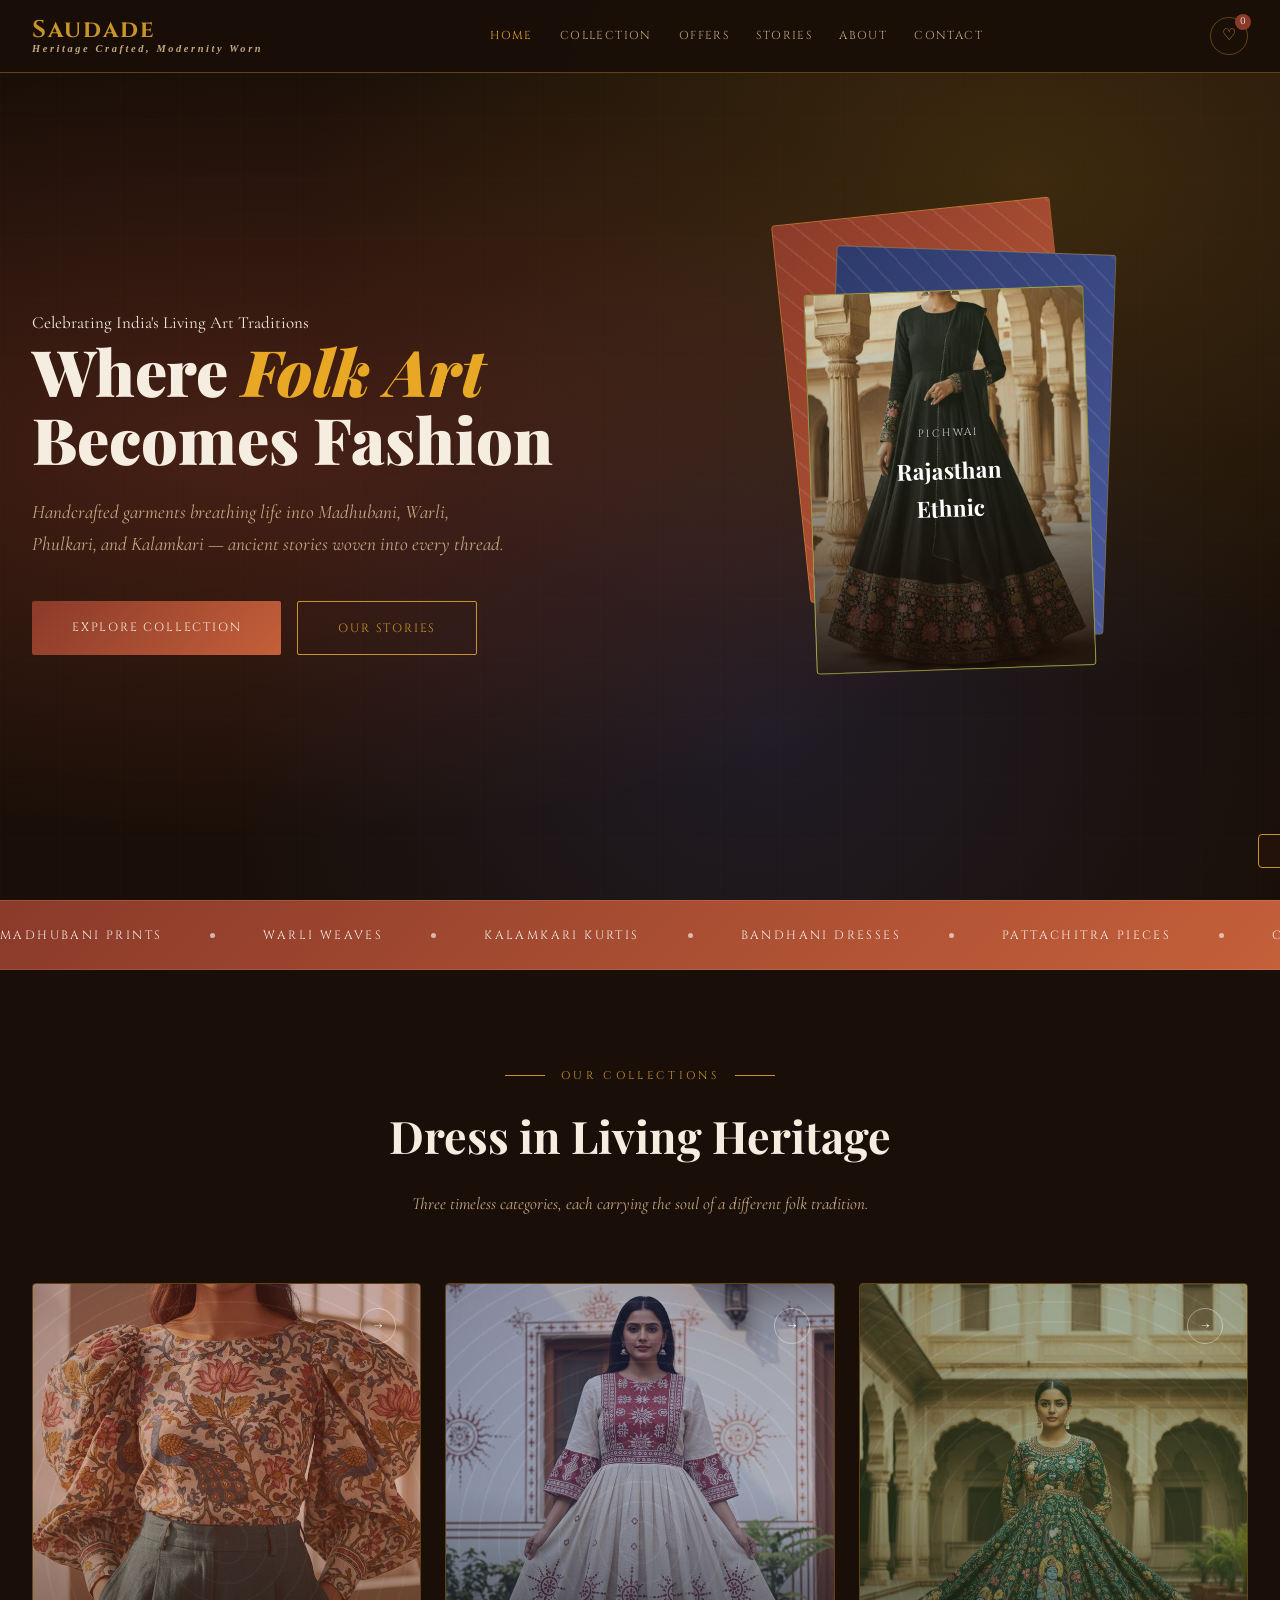
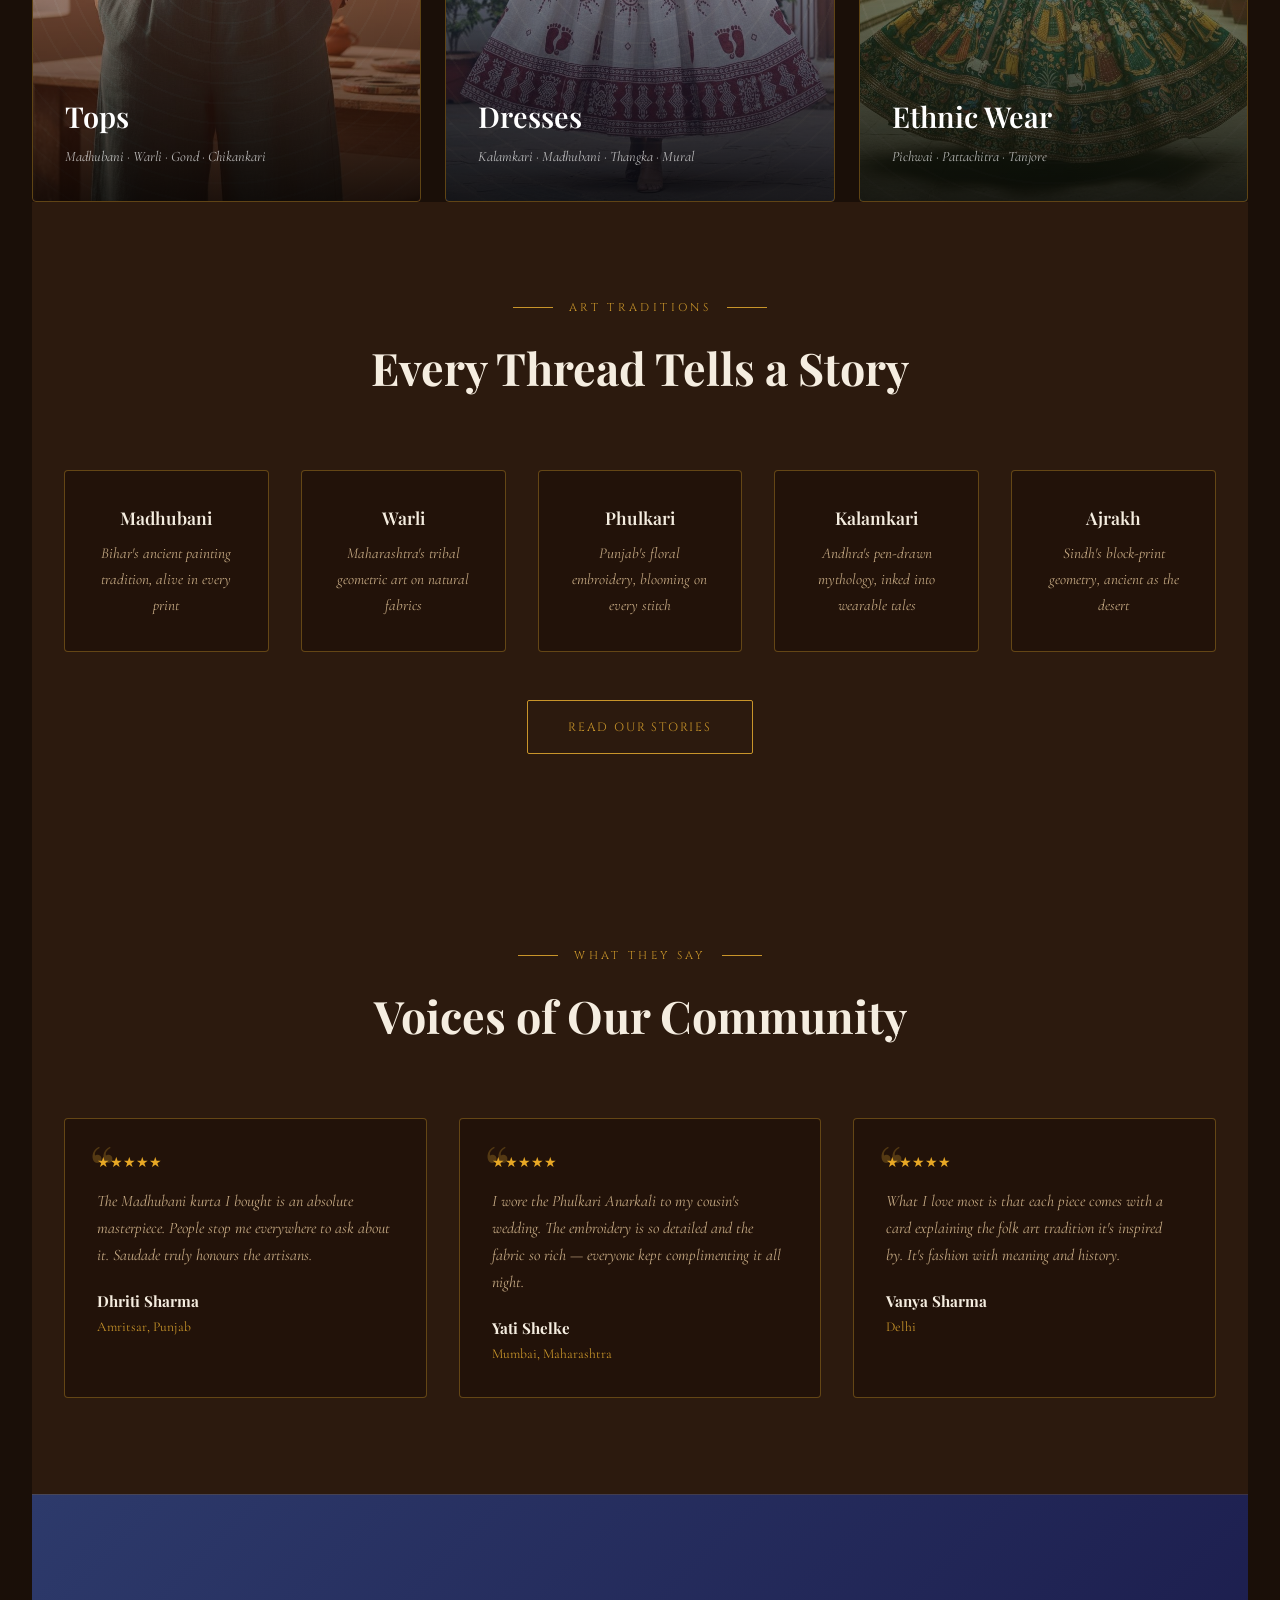
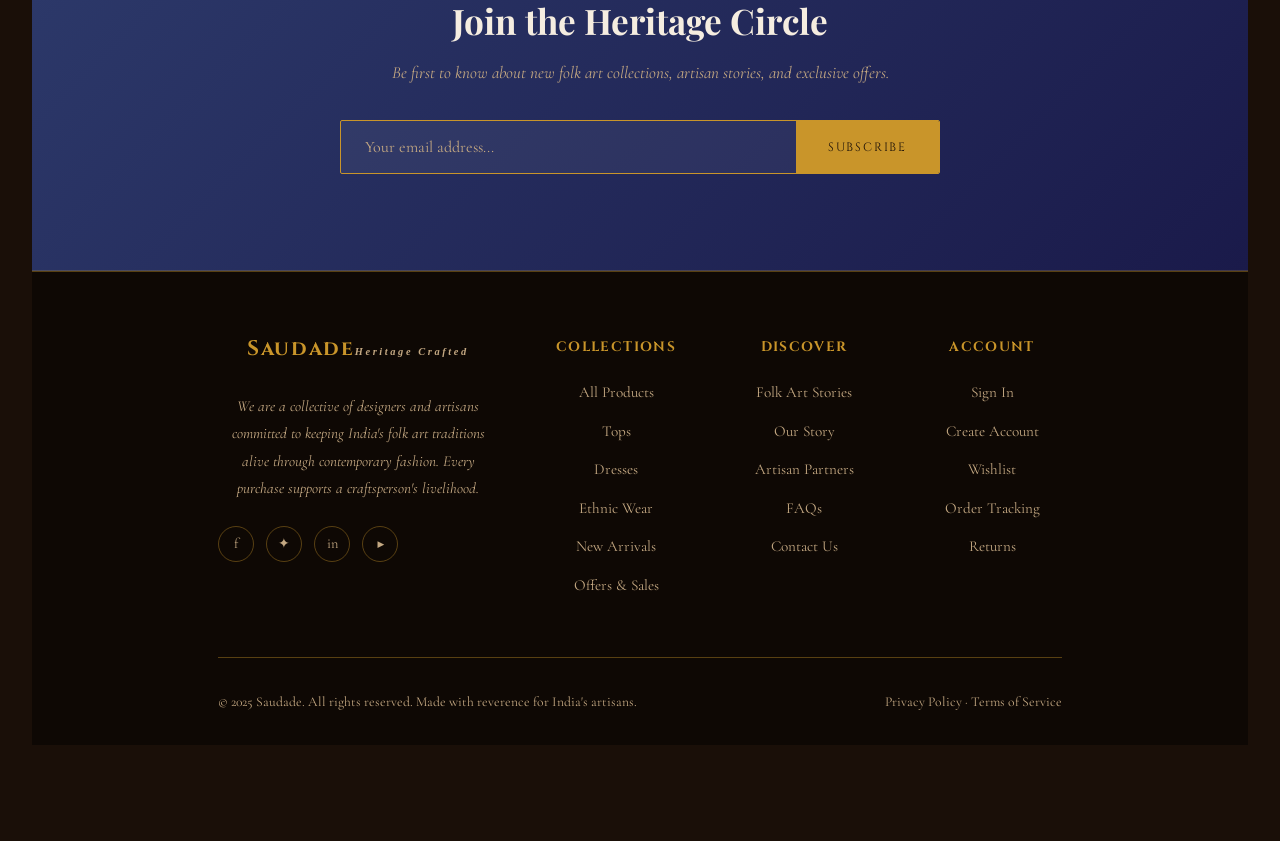
<file: index.html>
<!DOCTYPE html>
<html lang="en">
  <head>
<title>Saudade</title>
<link rel="preconnect" href="https://fonts.googleapis.com">
<link href="https://fonts.googleapis.com/css2?family=Playfair+Display:ital,wght@0,400;0,600;0,700;0,900;1,400;1,700&family=Cormorant+Garamond:ital,wght@0,300;0,400;0,600;1,300;1,400&family=IM+Fell+English:ital@0;1&family=Cinzel:wght@400;600;700&display=swap" rel="stylesheet">
<link rel="stylesheet" href="css/style.css">

<header>
  <div class="nav-inner">
    <a href="index.html" class="logo">Saudade<span>Heritage Crafted, Modernity Worn</span></a>
    <nav>
      <a href="index.html" class="active">Home</a>
      <a href="products.html">Collection</a>
      <a href="offers.html">Offers</a>
      <a href="stories.html">Stories</a>
      <a href="about.html">About</a>
      <a href="contact.html">Contact</a>
    </nav>
    <div class="nav-actions">
      <a href="wishlist.html" class="nav-icon">♡<span class="badge wishlist-badge">0</span></a>
      <button class="menu-toggle">☰</button>
    </div>
  </div>
</header>
</head>
<body>
<!-- HERO -->
<section class="hero">
  <div class="hero-bg"></div>
  <div class="hero-pattern"></div>
  <div class="hero-content">
    <div class="hero-text">
      <div class="hero-eyebrow">Celebrating India's Living Art Traditions</div>
      <h1>Where <em>Folk Art</em><br>Becomes Fashion</h1>
      <p class="hero-desc">Handcrafted garments breathing life into Madhubani, Warli, Phulkari, and Kalamkari — ancient stories woven into every thread.</p>
      <div class="hero-actions">
        <a href="products.html" class="btn-primary"><span>Explore Collection</span></a>
        <a href="stories.html" class="btn-outline">Our Stories</a>
      </div>
    </div>
    <div class="hero-visual">
      <div class="hero-card-stack">
        <div class="hero-card hero-card-1">
          <div class="hero-card-inner">
            <div class="card-art-pattern"></div>
            <div class="card-label">Madhubani</div>
            <div class="card-title">Mithila<br>Tops</div>
          </div>
        </div>
        <div class="hero-card hero-card-2">
          <div class="hero-card-inner">
            <div class="card-art-pattern"></div>
            <div class="card-label">Kalamkari</div>
            <div class="card-title">Andhra<br>Dresses</div>
          </div>
        </div>
        <div class="hero-card hero-card-3">
          <div class="hero-card-inner">
            <div class="card-art-pattern"></div>
            <img src="images/pichwai-hero.jpeg" alt="Pichwai Ethnic Wear">
            <div class="hero-card-overlay"></div>
            <div class="card-label">Pichwai</div>
            <div class="card-title">Rajasthan<br>Ethnic</div>
          </div>
          </div>
      </div>
    </div>
  </div>
</section>

<!-- MARQUEE -->
<div class="marquee-section">
  <div class="marquee-track">
    <div class="marquee-item">Madhubani Prints<span class="marquee-dot"></span></div>
    <div class="marquee-item">Warli Weaves<span class="marquee-dot"></span></div>
    <div class="marquee-item">Kalamkari Kurtis<span class="marquee-dot"></span></div>
    <div class="marquee-item">Bandhani Dresses<span class="marquee-dot"></span></div>
    <div class="marquee-item">Pattachitra Pieces<span class="marquee-dot"></span></div>
    <div class="marquee-item">Chikankari Tops<span class="marquee-dot"></span></div>
    <div class="marquee-item">Aipan Midis<span class="marquee-dot"></span></div>
    <div class="marquee-item">Patola Sarees<span class="marquee-dot"></span></div>
    <div class="marquee-item">Madhubani Prints<span class="marquee-dot"></span></div>
    <div class="marquee-item">Warli Weaves<span class="marquee-dot"></span></div>
    <div class="marquee-item">Kalamkari Kurtis<span class="marquee-dot"></span></div>
    <div class="marquee-item">Bandhani Dresses<span class="marquee-dot"></span></div>
    <div class="marquee-item">Pattachitra Pieces<span class="marquee-dot"></span></div>
    <div class="marquee-item">Chikankari Tops<span class="marquee-dot"></span></div>
    <div class="marquee-item">Aipan Midis<span class="marquee-dot"></span></div>
    <div class="marquee-item">Patola Sarees<span class="marquee-dot"></span></div>
  </div>
</div>

<!-- CATEGORIES -->
<section class="section">
  <div class="section-inner">
    <div class="section-header">
      <div class="section-eyebrow">Our Collections</div>
      <h2>Dress in Living Heritage</h2>
      <p style="color:var(--text-muted);font-style:italic;max-width:500px;margin:0 auto;">Three timeless categories, each carrying the soul of a different folk tradition.</p>
    </div>
    <!-- CATEGORY GRID -->
<div class="category-grid">

  <!-- TOPS CATEGORY CARD -->
  <div class="category-card fade-up" onclick="window.location='products.html?cat=tops'">
    <div class="cat-bg cat-tops">
      <div class="cat-pattern"></div>

      <!-- CATEGORY IMAGE -->
      <img
        src="images/categories-tops.jpeg"
        alt="Tops Collection"
        style="
          position: absolute;
          inset: 0;
          width: 100%;
          height: 100%;
          object-fit: cover;
          object-position: center top;
          opacity: 0.6;
          z-index: 0;
          transition: transform 0.5s ease;
        "
      />
    </div>
    <div class="cat-overlay">
      <h3>Tops</h3>
      <p>Madhubani · Warli · Gond · Chikankari</p>
    </div>
    <div class="cat-arrow">→</div>
  </div>

  <!-- DRESSES CATEGORY CARD -->
  <div class="category-card fade-up" onclick="window.location='products.html?cat=dresses'">
    <div class="cat-bg cat-dresses">
      <div class="cat-pattern"></div>

      <!-- CATEGORY IMAGE -->
      <img
        src="images/categories-dresses.jpeg"
        alt="Dresses Collection"
        style="
          position: absolute;
          inset: 0;
          width: 100%;
          height: 100%;
          object-fit: cover;
          object-position: center top;
          opacity: 0.6;
          z-index: 0;
          transition: transform 0.5s ease;
        "
      />
    </div>
    <div class="cat-overlay">
      <h3>Dresses</h3>
      <p>Kalamkari · Madhubani · Thangka · Mural</p>
    </div>
    <div class="cat-arrow">→</div>
  </div>

  <!-- ETHNIC WEAR CATEGORY CARD -->
  <div class="category-card fade-up" onclick="window.location='products.html?cat=ethnic'">
    <div class="cat-bg cat-ethnic">
      <div class="cat-pattern"></div>

      <!-- CATEGORY IMAGE -->
      <img
        src="images/categories-ethnic.jpeg"
        alt="Ethnic Wear Collection"
        style="
          position: absolute;
          inset: 0;
          width: 100%;
          height: 100%;
          object-fit: cover;
          object-position: center top;
          opacity: 0.6;
          z-index: 0;
          transition: transform 0.5s ease;
        "
      />
    </div>
    <div class="cat-overlay">
      <h3>Ethnic Wear</h3>
      <p>Pichwai · Pattachitra · Tanjore</p>
    </div>
    <div class="cat-arrow">→</div>
  </div>

</div>


<!-- FOLK ART HIGHLIGHTS -->
<section class="section" style="background:var(--bg-secondary);">
  <div class="section-inner">
    <div class="section-header">
      <div class="section-eyebrow">Art Traditions</div>
      <h2>Every Thread Tells a Story</h2>
    </div>
    <div style="display:grid;grid-template-columns:repeat(auto-fit,minmax(200px,1fr));gap:2rem;">
      <div class="value-card fade-up" style="text-align:center;">
        <h3>Madhubani</h3>
        <p>Bihar's ancient painting tradition, alive in every print</p>
      </div>
      <div class="value-card fade-up">
        <h3>Warli</h3>
        <p>Maharashtra's tribal geometric art on natural fabrics</p>
      </div>
      <div class="value-card fade-up">
        <h3>Phulkari</h3>
        <p>Punjab's floral embroidery, blooming on every stitch</p>
      </div>
      <div class="value-card fade-up">
        <h3>Kalamkari</h3>
        <p>Andhra's pen-drawn mythology, inked into wearable tales</p>
      </div>
      <div class="value-card fade-up">
        <h3>Ajrakh</h3>
        <p>Sindh's block-print geometry, ancient as the desert</p>
      </div>
    </div>
    <div style="text-align:center;margin-top:3rem;">
      <a href="stories.html" class="btn-outline">Read Our Stories</a>
    </div>
  </div>
</section>


<!-- TESTIMONIALS -->
<section class="section testimonials">
  <div class="section-inner">
    <div class="section-header">
      <div class="section-eyebrow">What They Say</div>
      <h2>Voices of Our Community</h2>
    </div>
    <div class="testimonials-grid">
      <div class="testimonial-card fade-up">
        <div class="stars">★★★★★</div>
        <p class="testimonial-text">The Madhubani kurta I bought is an absolute masterpiece. People stop me everywhere to ask about it. Saudade truly honours the artisans.</p>
        <div class="testimonial-author"><h4>Dhriti Sharma</h4><p>Amritsar, Punjab</p></div>
      </div>
      <div class="testimonial-card fade-up">
        <div class="stars">★★★★★</div>
        <p class="testimonial-text">I wore the Phulkari Anarkali to my cousin's wedding. The embroidery is so detailed and the fabric so rich — everyone kept complimenting it all night.</p>
        <div class="testimonial-author"><h4>Yati Shelke</h4><p>Mumbai, Maharashtra</p></div>
      </div>
      <div class="testimonial-card fade-up">
        <div class="stars">★★★★★</div>
        <p class="testimonial-text">What I love most is that each piece comes with a card explaining the folk art tradition it's inspired by. It's fashion with meaning and history.</p>
        <div class="testimonial-author"><h4>Vanya Sharma</h4><p>Delhi</p></div>
      </div>
    </div>
  </div>
</section>


<!-- NEWSLETTER -->
<section class="section newsletter">
  <div class="section-inner">
    <div class="newsletter-inner">
      <h2>Join the Heritage Circle</h2>
      <p>Be first to know about new folk art collections, artisan stories, and exclusive offers.</p>
      <form class="newsletter-form" onsubmit="return false;">
        <input type="text" placeholder="Your email address...">
        <button type="submit">Subscribe</button>
      </form>
    </div>
  </div>
</section>

<footer>
  <div class="footer-inner">
    <div class="footer-grid">
      <div class="footer-brand">
        <a href="index.html" class="logo">Saudade<span>Heritage Crafted</span></a>
        <p style="margin-top:1rem;">We are a collective of designers and artisans committed to keeping India's folk art traditions alive through contemporary fashion. Every purchase supports a craftsperson's livelihood.</p>
        <div class="footer-social">
          <a href="#" class="social-btn">f</a>
          <a href="#" class="social-btn">✦</a>
          <a href="#" class="social-btn">in</a>
          <a href="#" class="social-btn">▶</a>
        </div>
      </div>
      <div class="footer-col">
        <h4>Collections</h4>
        <ul>
          <li><a href="products.html">All Products</a></li>
          <li><a href="products.html?cat=tops">Tops</a></li>
          <li><a href="products.html?cat=dresses">Dresses</a></li>
          <li><a href="products.html?cat=ethnic">Ethnic Wear</a></li>
          <li><a href="new-arrivals.html">New Arrivals</a></li>
          <li><a href="offers.html">Offers & Sales</a></li>
        </ul>
      </div>
      <div class="footer-col">
        <h4>Discover</h4>
        <ul>
          <li><a href="stories.html">Folk Art Stories</a></li>
          <li><a href="about.html">Our Story</a></li>
          <li><a href="about.html">Artisan Partners</a></li>
          <li><a href="faqs.html">FAQs</a></li>
          <li><a href="contact.html">Contact Us</a></li>
        </ul>
      </div>
      <div class="footer-col">
        <h4>Account</h4>
        <ul>
          <li><a href="account.html">Sign In</a></li>
          <li><a href="account.html">Create Account</a></li>
          <li><a href="wishlist.html">Wishlist</a></li>
          <li><a href="#">Order Tracking</a></li>
          <li><a href="#">Returns</a></li>
        </ul>
      </div>
    </div>
    <div class="footer-bottom">
      <p>© 2025 Saudade. All rights reserved. Made with reverence for India's artisans.</p>
      <p><a href="#" style="color:var(--text-muted);text-decoration:none;">Privacy Policy</a> · <a href="#" style="color:var(--text-muted);text-decoration:none;">Terms of Service</a></p>
    </div>
  </div>
</footer>

<div class="toast"></div>
<div class="page-bg-pattern"></div>
</body>
<script src="js/main.js"></script>
</html>
</file>
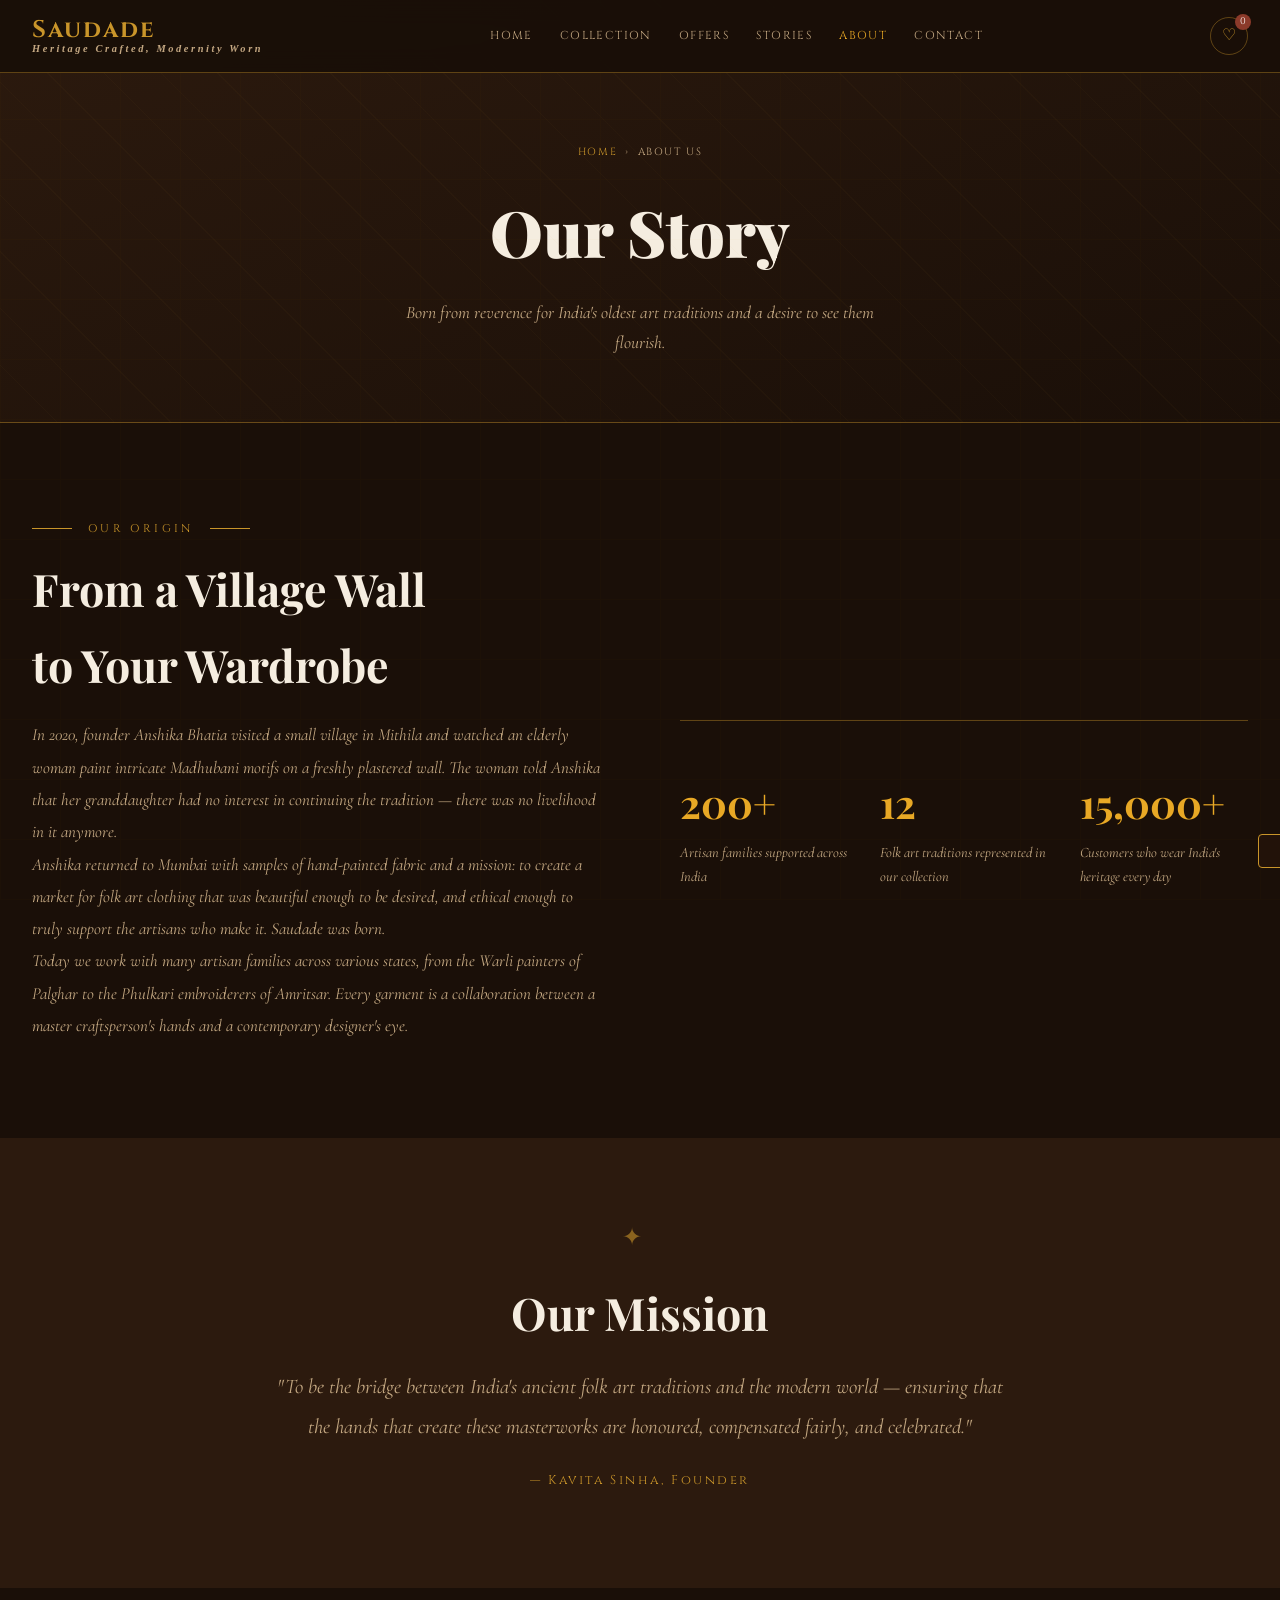
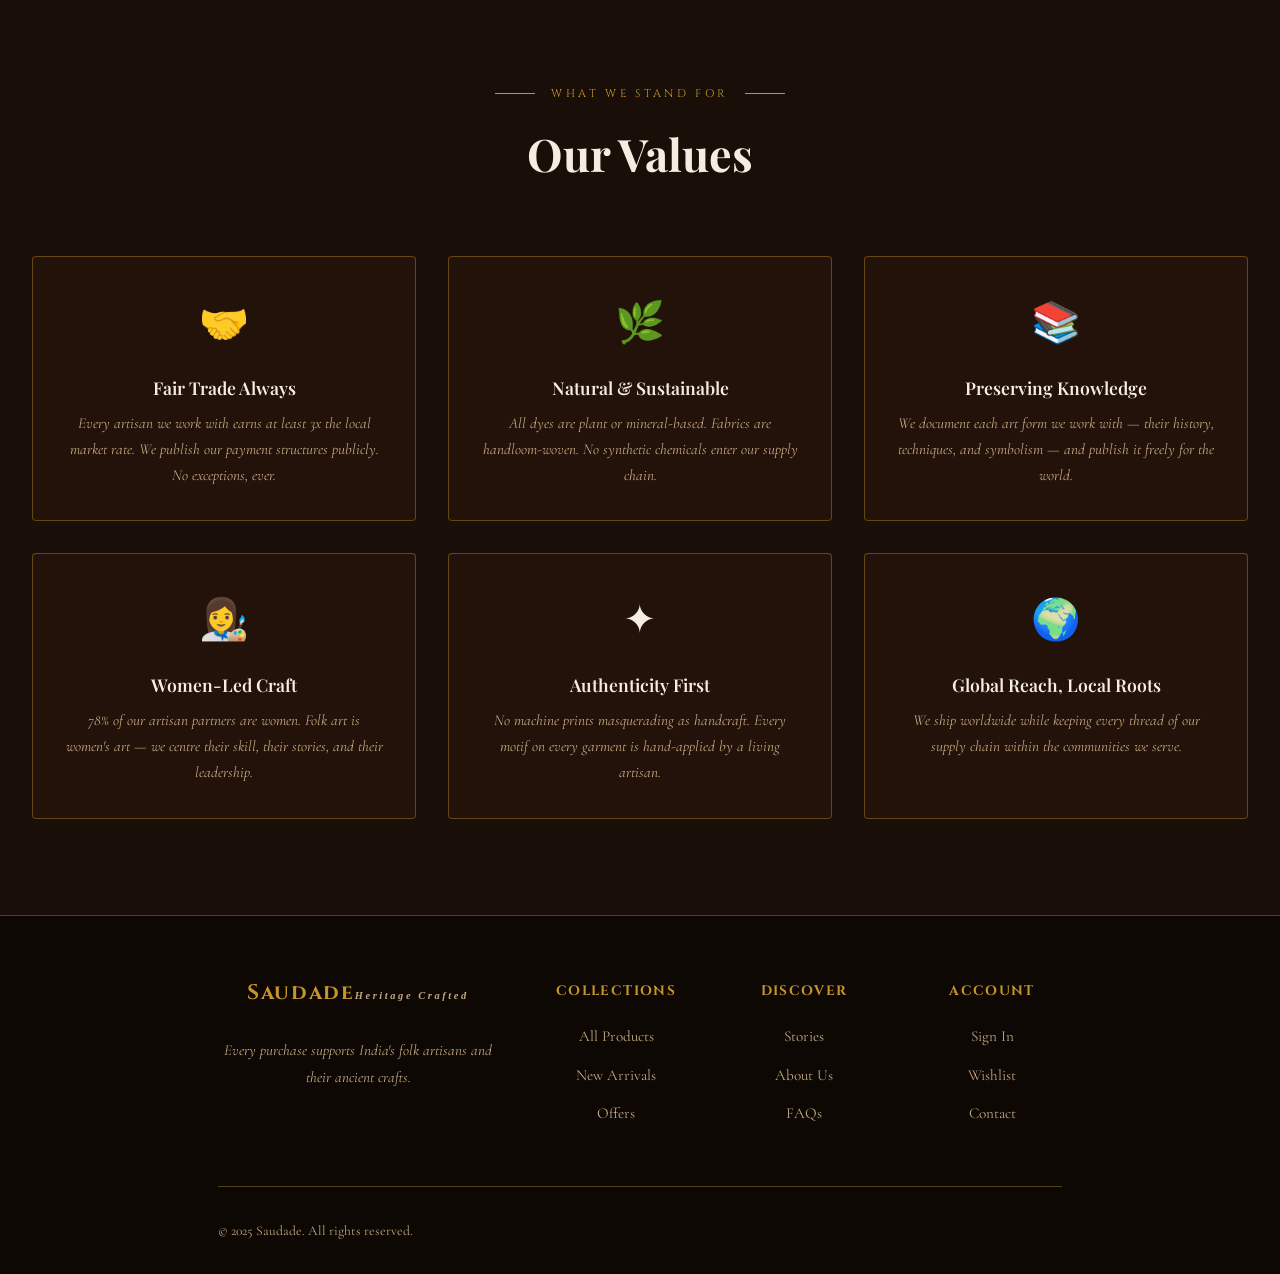
<file: about.html>
<!DOCTYPE html>
<html lang="en">
<title>About Us — Saudade</title>
<link rel="preconnect" href="https://fonts.googleapis.com">
<link href="https://fonts.googleapis.com/css2?family=Playfair+Display:ital,wght@0,400;0,600;0,700;0,900;1,400;1,700&family=Cormorant+Garamond:ital,wght@0,300;0,400;0,600;1,300;1,400&family=IM+Fell+English:ital@0;1&family=Cinzel:wght@400;600;700&display=swap" rel="stylesheet">
<link rel="stylesheet" href="css/style.css">

<head>
<header>
  <div class="nav-inner">
    <a href="index.html" class="logo">Saudade<span>Heritage Crafted, Modernity Worn</span></a>
    <nav>
      <a href="index.html">Home</a>
      <a href="products.html">Collection</a>
      <a href="offers.html">Offers</a>
      <a href="stories.html">Stories</a>
      <a href="about.html" class="active">About</a>
      <a href="contact.html">Contact</a>
    </nav>
    <div class="nav-actions">
      <a href="wishlist.html" class="nav-icon">♡<span class="badge wishlist-badge">0</span></a>
      <button class="menu-toggle">☰</button>
    </div>
  </div>
</header>
</head>

<body>
<div class="page-hero">
  <div class="breadcrumb"><a href="index.html">Home</a><span>›</span><span>About Us</span></div>
  <h1>Our Story</h1>
  <p>Born from reverence for India's oldest art traditions and a desire to see them flourish.</p>
</div>

<!-- OUR STORY -->
<section class="section">
  <div class="section-inner">
    <div class="about-story">
      <div class="about-text">
        <div class="section-eyebrow" style="justify-content:flex-start;">Our Origin</div>
        <h2 style="text-align:left;">From a Village Wall<br>to Your Wardrobe</h2>
        <p style="color:var(--text-muted);font-style:italic;line-height:1.9;">In 2020, founder Anshika Bhatia visited a small village in Mithila and watched an elderly woman paint intricate Madhubani motifs on a freshly plastered wall. The woman told Anshika that her granddaughter had no interest in continuing the tradition — there was no livelihood in it anymore.</p>
        <p style="color:var(--text-muted);font-style:italic;line-height:1.9;">Anshika returned to Mumbai with samples of hand-painted fabric and a mission: to create a market for folk art clothing that was beautiful enough to be desired, and ethical enough to truly support the artisans who make it. Saudade was born.</p>
        <p style="color:var(--text-muted);font-style:italic;line-height:1.9;">Today we work with many artisan families across various states, from the Warli painters of Palghar to the Phulkari embroiderers of Amritsar. Every garment is a collaboration between a master craftsperson's hands and a contemporary designer's eye.</p>
      </div>

    <!-- STATS -->
    <div class="about-stats">
      <div class="stat">
        <h2>200+</h2>
        <p>Artisan families supported across India</p>
      </div>
      <div class="stat">
        <h2>12</h2>
        <p>Folk art traditions represented in our collection</p>
      </div>
      <div class="stat">
        <h2>15,000+</h2>
        <p>Customers who wear India's heritage every day</p>
      </div>
    </div>
  </div>
</section>

<!-- MISSION -->
<section class="section" style="background:var(--bg-secondary);padding-top:4rem;">
  <div class="section-inner">
    <div style="max-width:750px;margin:0 auto;text-align:center;">
      <div class="ornament">✦</div>
      <h2 style="margin:1rem 0;">Our Mission</h2>
      <p style="font-size:1.3rem;font-style:italic;color:var(--text-muted);line-height:1.9;">"To be the bridge between India's ancient folk art traditions and the modern world — ensuring that the hands that create these masterworks are honoured, compensated fairly, and celebrated."</p>
      <p style="color:var(--accent-gold);font-family:var(--font-display);font-size:0.8rem;letter-spacing:0.2em;margin-top:1.5rem;">— Kavita Sinha, Founder</p>
    </div>
  </div>
</section>

<!-- VALUES -->
<section class="section">
  <div class="section-inner">
    <div class="section-header">
      <div class="section-eyebrow">What We Stand For</div>
      <h2>Our Values</h2>
    </div>
    <div class="values-grid">
      <div class="value-card fade-up">
        <div class="value-icon">🤝</div>
        <h3>Fair Trade Always</h3>
        <p>Every artisan we work with earns at least 3x the local market rate. We publish our payment structures publicly. No exceptions, ever.</p>
      </div>
      <div class="value-card fade-up">
        <div class="value-icon">🌿</div>
        <h3>Natural & Sustainable</h3>
        <p>All dyes are plant or mineral-based. Fabrics are handloom-woven. No synthetic chemicals enter our supply chain.</p>
      </div>
      <div class="value-card fade-up">
        <div class="value-icon">📚</div>
        <h3>Preserving Knowledge</h3>
        <p>We document each art form we work with — their history, techniques, and symbolism — and publish it freely for the world.</p>
      </div>
      <div class="value-card fade-up">
        <div class="value-icon">👩‍🎨</div>
        <h3>Women-Led Craft</h3>
        <p>78% of our artisan partners are women. Folk art is women's art — we centre their skill, their stories, and their leadership.</p>
      </div>
      <div class="value-card fade-up">
        <div class="value-icon">✦</div>
        <h3>Authenticity First</h3>
        <p>No machine prints masquerading as handcraft. Every motif on every garment is hand-applied by a living artisan.</p>
      </div>
      <div class="value-card fade-up">
        <div class="value-icon">🌍</div>
        <h3>Global Reach, Local Roots</h3>
        <p>We ship worldwide while keeping every thread of our supply chain within the communities we serve.</p>
      </div>
    </div>
  </div>
</section>


<footer>
  <div class="footer-inner">
    <div class="footer-grid">
      <div class="footer-brand"><a href="index.html" class="logo">Saudade<span>Heritage Crafted</span></a><p style="margin-top:1rem;">Every purchase supports India's folk artisans and their ancient crafts.</p></div>
      <div class="footer-col"><h4>Collections</h4><ul><li><a href="products.html">All Products</a></li><li><a href="new-arrivals.html">New Arrivals</a></li><li><a href="offers.html">Offers</a></li></ul></div>
      <div class="footer-col"><h4>Discover</h4><ul><li><a href="stories.html">Stories</a></li><li><a href="about.html">About Us</a></li><li><a href="faqs.html">FAQs</a></li></ul></div>
      <div class="footer-col"><h4>Account</h4><ul><li><a href="account.html">Sign In</a></li><li><a href="wishlist.html">Wishlist</a></li><li><a href="contact.html">Contact</a></li></ul></div>
    </div>
    <div class="footer-bottom"><p>© 2025 Saudade. All rights reserved.</p></div>
  </div>
</footer>

<div class="toast"></div>
<div class="page-bg-pattern"></div>
</body>
<script src="js/main.js"></script>
</html>
</file>
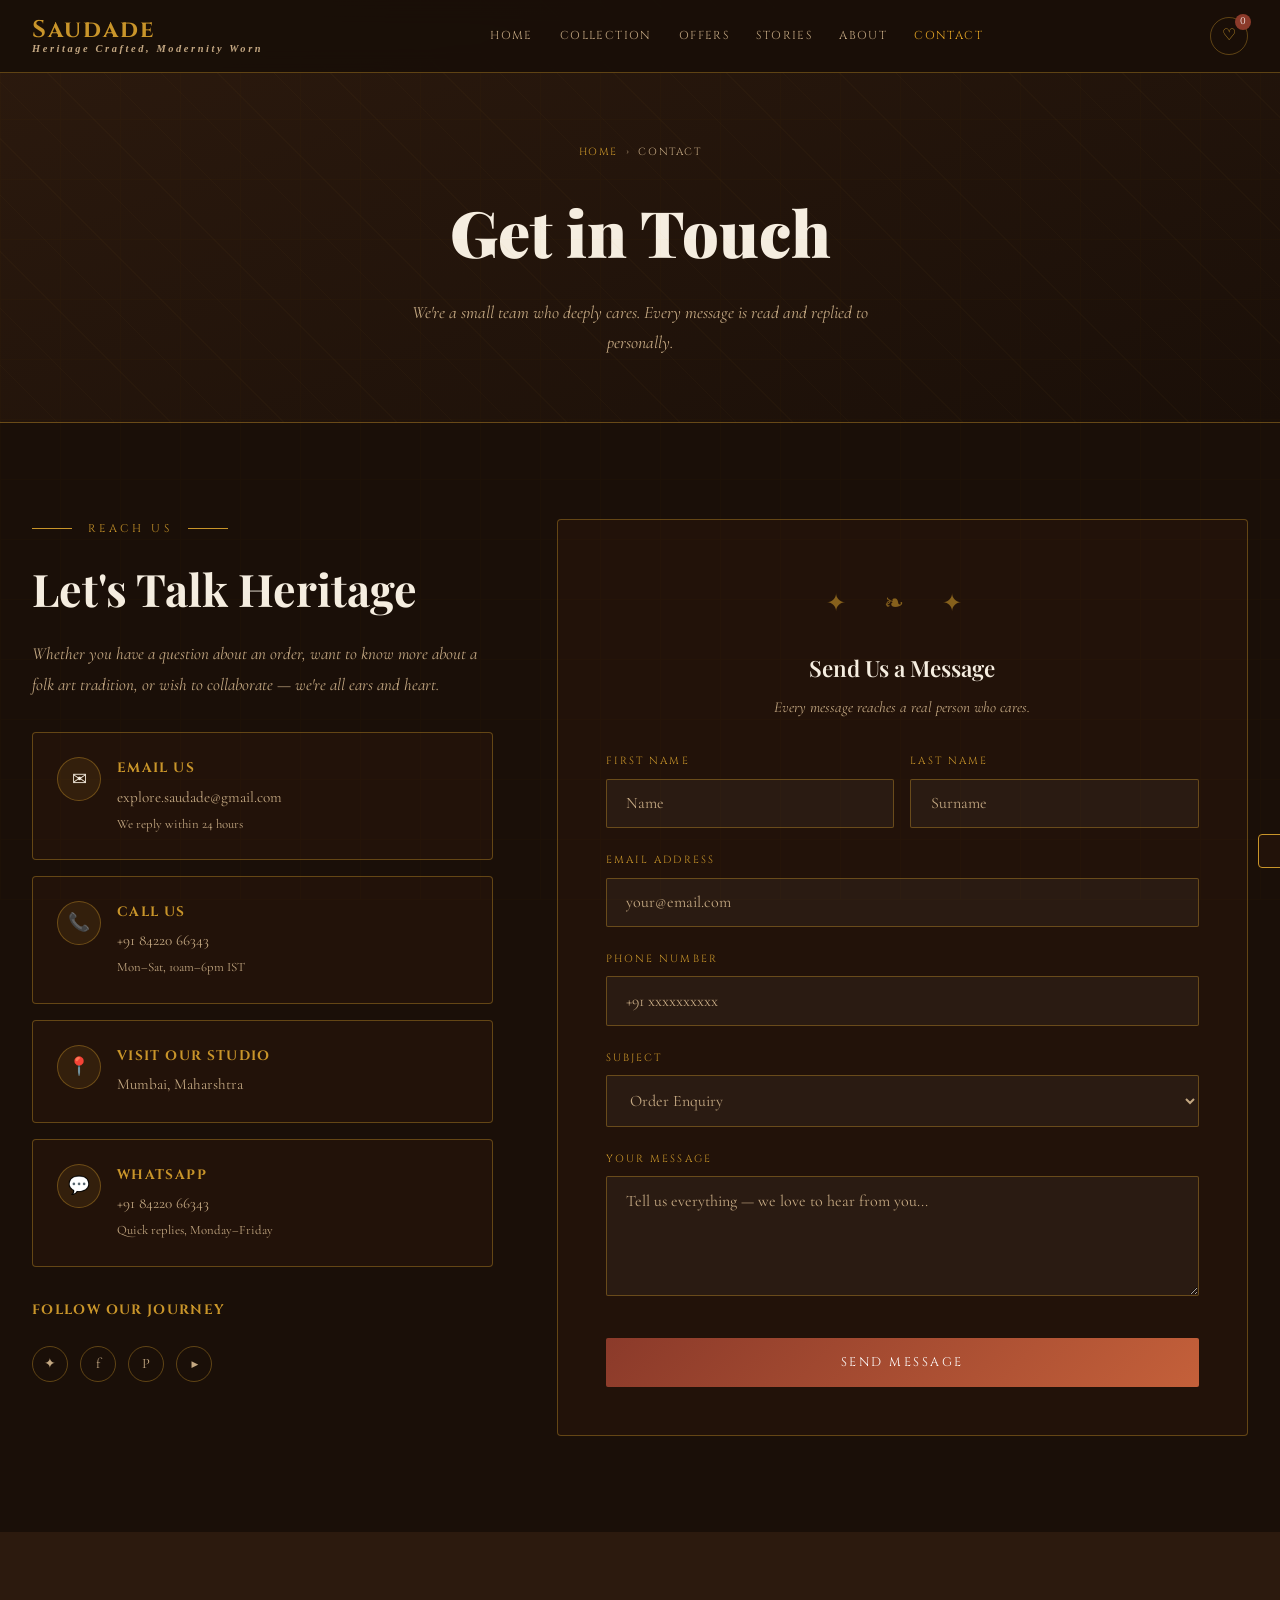
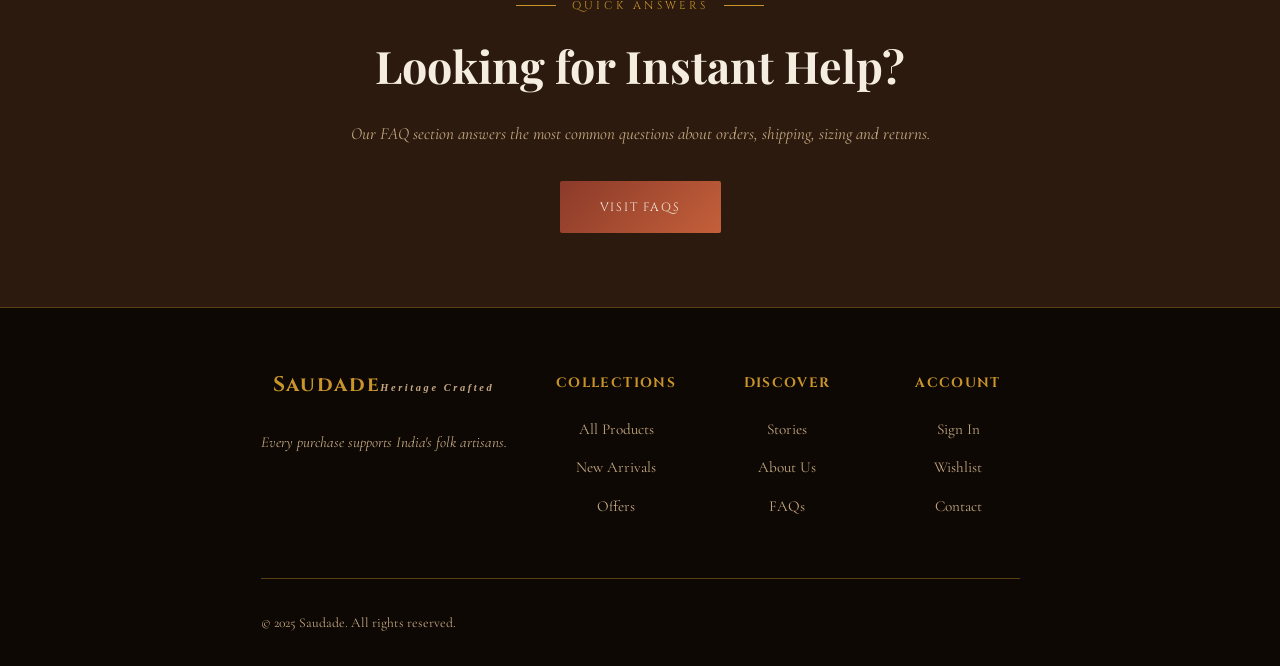
<file: contact.html>
<!DOCTYPE html>
<html lang="en">

<head>
<title>Contact Us — Saudade</title>
<link rel="preconnect" href="https://fonts.googleapis.com">
<link href="https://fonts.googleapis.com/css2?family=Playfair+Display:ital,wght@0,400;0,600;0,700;0,900;1,400;1,700&family=Cormorant+Garamond:ital,wght@0,300;0,400;0,600;1,300;1,400&family=IM+Fell+English:ital@0;1&family=Cinzel:wght@400;600;700&display=swap" rel="stylesheet">
<link rel="stylesheet" href="css/style.css">

<header>
  <div class="nav-inner">
    <a href="index.html" class="logo">Saudade<span>Heritage Crafted, Modernity Worn</span></a>
    <nav>
      <a href="index.html">Home</a>
      <a href="products.html">Collection</a>
      <a href="offers.html">Offers</a>
      <a href="stories.html">Stories</a>
      <a href="about.html">About</a>
      <a href="contact.html" class="active">Contact</a>
    </nav>
    <div class="nav-actions">
      <a href="wishlist.html" class="nav-icon">♡<span class="badge wishlist-badge">0</span></a>
      <button class="menu-toggle">☰</button>
    </div>
  </div>
</header>
</head>

<body>
<div class="page-hero">
  <div class="breadcrumb"><a href="index.html">Home</a><span>›</span><span>Contact</span></div>
  <h1>Get in Touch</h1>
  <p>We're a small team who deeply cares. Every message is read and replied to personally.</p>
</div>

<section class="section">
  <div class="section-inner">
    <div class="contact-layout">
      <div class="contact-info">
        <div class="section-eyebrow" style="justify-content:flex-start;">Reach Us</div>
        <h2 style="text-align:left;margin-bottom:0.75rem;">Let's Talk Heritage</h2>
        <p style="color:var(--text-muted);font-style:italic;line-height:1.8;margin-bottom:2rem;">Whether you have a question about an order, want to know more about a folk art tradition, or wish to collaborate — we're all ears and heart.</p>
        <div class="contact-cards">
          <div class="contact-card">
            <div class="contact-card-icon">✉</div>
            <div><h4>Email Us</h4><p>explore.saudade@gmail.com</p><p style="font-size:0.8rem;margin-top:0.2rem;">We reply within 24 hours</p></div>
          </div>
          <div class="contact-card">
            <div class="contact-card-icon">📞</div>
            <div><h4>Call Us</h4><p>+91 84220 66343</p><p style="font-size:0.8rem;margin-top:0.2rem;">Mon–Sat, 10am–6pm IST</p></div>
          </div>
          <div class="contact-card">
            <div class="contact-card-icon">📍</div>
            <div><h4>Visit Our Studio</h4><p>Mumbai, Maharshtra</p></div>
          </div>
          <div class="contact-card">
            <div class="contact-card-icon">💬</div>
            <div><h4>WhatsApp</h4><p>+91 84220 66343</p><p style="font-size:0.8rem;margin-top:0.2rem;">Quick replies, Monday–Friday</p></div>
          </div>
        </div>
        <div style="margin-top:2rem;">
          <h4 style="margin-bottom:1rem;">Follow Our Journey</h4>
          <div class="footer-social">
            <a href="#" class="social-btn">✦</a>
            <a href="#" class="social-btn">f</a>
            <a href="#" class="social-btn">P</a>
            <a href="#" class="social-btn">▶</a>
          </div>
        </div>
      </div>

      <div>
        <div class="form-container" style="max-width:100%;">
          <div class="ornament" style="margin-bottom:1.5rem;">✦ ❧ ✦</div>
          <h3 style="text-align:center;margin-bottom:0.5rem;font-size:1.4rem;">Send Us a Message</h3>
          <p style="text-align:center;color:var(--text-muted);font-style:italic;margin-bottom:2rem;font-size:0.95rem;">Every message reaches a real person who cares.</p>
          <form class="contact-form-el">
            <div style="display:grid;grid-template-columns:1fr 1fr;gap:1rem;">
              <div class="form-group"><label>First Name</label><input type="text" placeholder="Name" required></div>
              <div class="form-group"><label>Last Name</label><input type="text" placeholder="Surname"></div>
            </div>
            <div class="form-group"><label>Email Address</label><input type="email" placeholder="your@email.com" required></div>
            <div class="form-group"><label>Phone Number</label><input type="tel" placeholder="+91 xxxxxxxxxx"></div>
            <div class="form-group">
              <label>Subject</label>
              <select style="width:100%;background:rgba(255,255,255,0.04);border:1px solid var(--border-gold);border-radius:2px;padding:0.85rem 1.2rem;color:var(--text-muted);font-family:var(--font-body);font-size:1rem;outline:none;">
                <option>Order Enquiry</option>
                <option>Product Question</option>
                <option>Artisan Collaboration</option>
                <option>Press & Media</option>
                <option>Returns & Exchanges</option>
                <option>Wholesale Enquiry</option>
                <option>Other</option>
              </select>
            </div>
            <div class="form-group"><label>Your Message</label><textarea placeholder="Tell us everything — we love to hear from you..." required></textarea></div>
            <button type="submit" class="submit-btn">Send Message</button>
          </form>
        </div>
      </div>
    </div>
  </div>
</section>

<section class="section" style="background:var(--bg-secondary);padding-top:4rem;padding-bottom:4rem;">
  <div class="section-inner" style="text-align:center;">
    <div class="section-eyebrow">Quick Answers</div>
    <h2>Looking for Instant Help?</h2>
    <p style="color:var(--text-muted);font-style:italic;margin:1rem 0 2rem;">Our FAQ section answers the most common questions about orders, shipping, sizing and returns.</p>
    <a href="faqs.html" class="btn-primary"><span>Visit FAQs</span></a>
  </div>
</section>

<footer>
  <div class="footer-inner">
    <div class="footer-grid">
      <div class="footer-brand"><a href="index.html" class="logo">Saudade<span>Heritage Crafted</span></a><p style="margin-top:1rem;">Every purchase supports India's folk artisans.</p></div>
      <div class="footer-col"><h4>Collections</h4><ul><li><a href="products.html">All Products</a></li><li><a href="new-arrivals.html">New Arrivals</a></li><li><a href="offers.html">Offers</a></li></ul></div>
      <div class="footer-col"><h4>Discover</h4><ul><li><a href="stories.html">Stories</a></li><li><a href="about.html">About Us</a></li><li><a href="faqs.html">FAQs</a></li></ul></div>
      <div class="footer-col"><h4>Account</h4><ul><li><a href="account.html">Sign In</a></li><li><a href="wishlist.html">Wishlist</a></li><li><a href="contact.html">Contact</a></li></ul></div>
    </div>
    <div class="footer-bottom"><p>© 2025 Saudade. All rights reserved.</p></div>
  </div>
</footer>

<div class="toast"></div>
<div class="page-bg-pattern"></div>
</body>
<script src="js/main.js"></script>
</html>
</file>
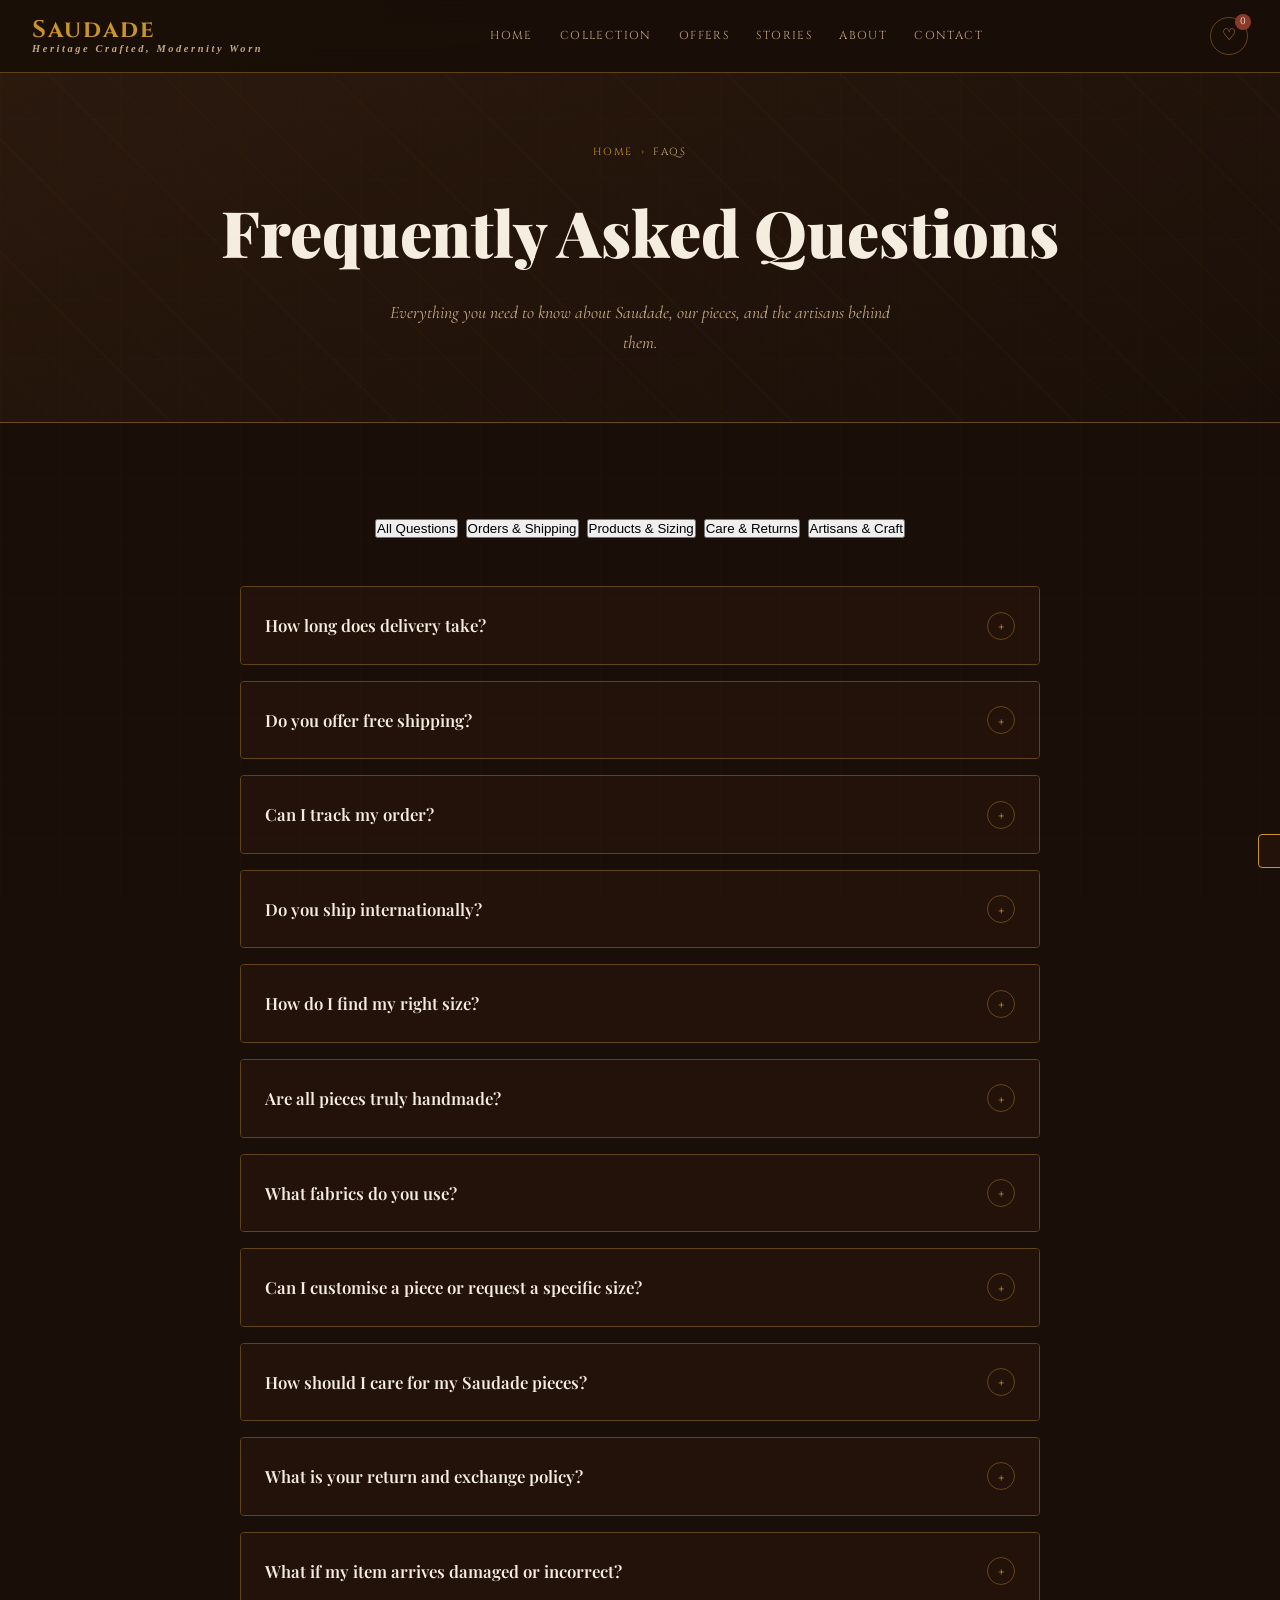
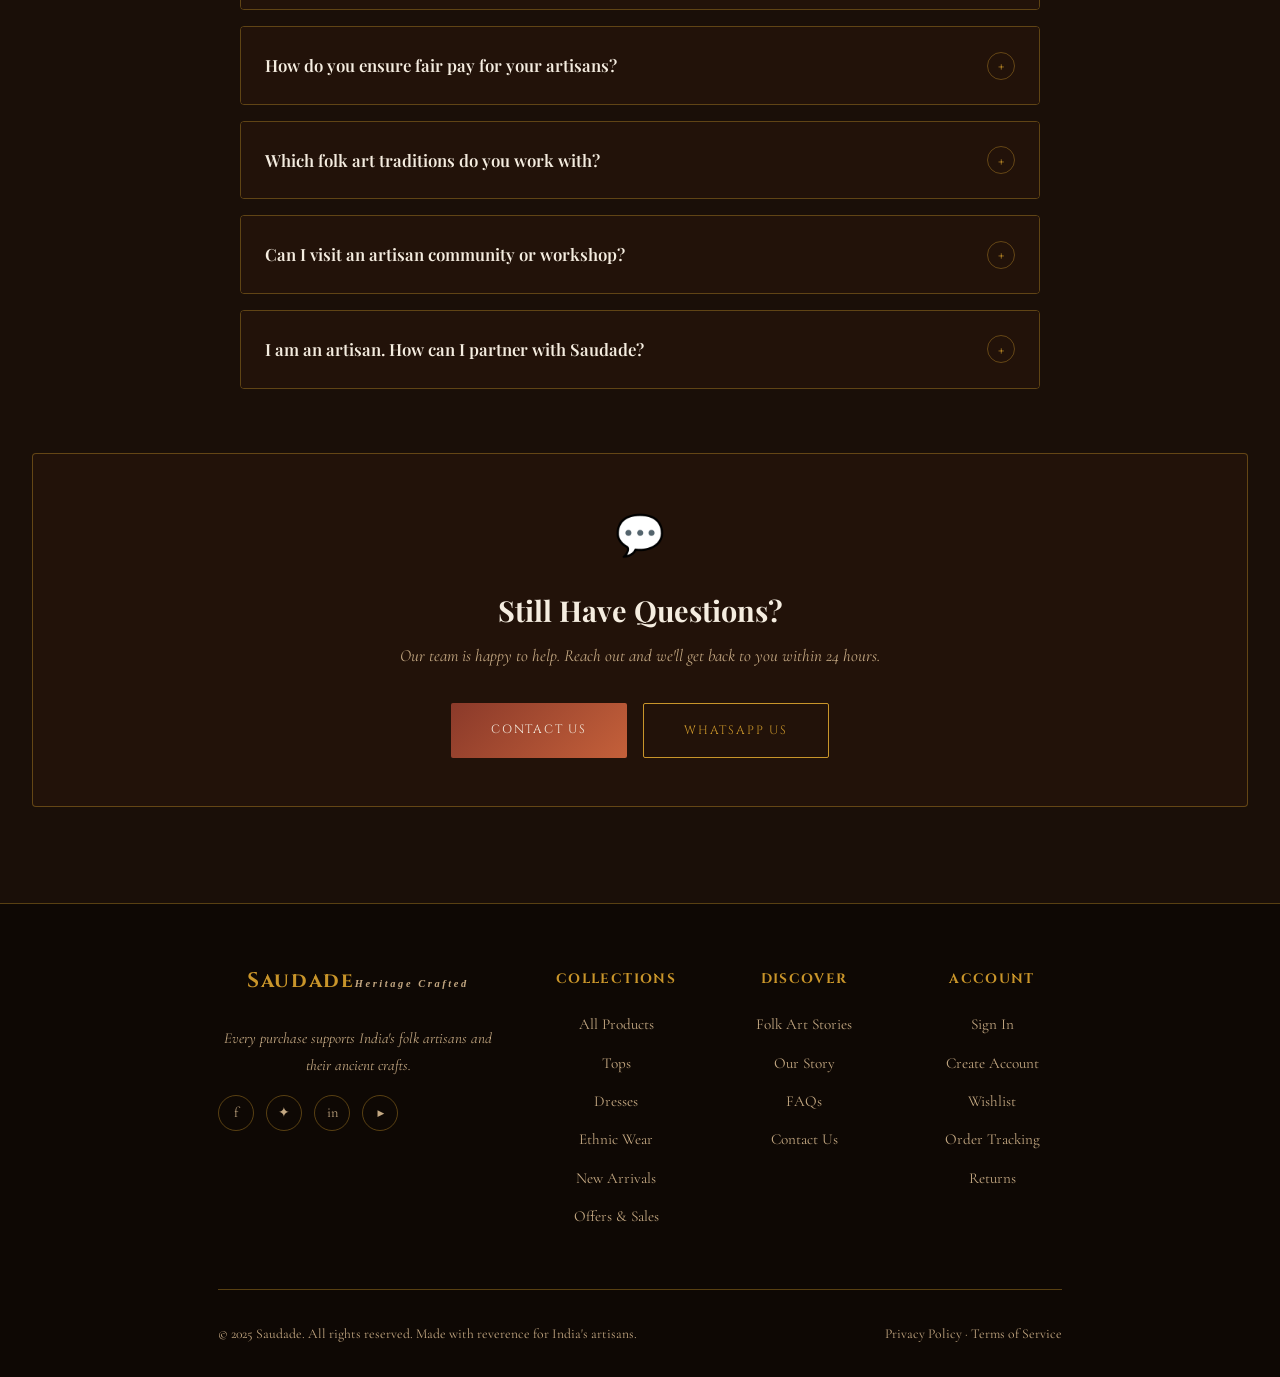
<file: faqs.html>
<!DOCTYPE html>
<html lang="en">

<head>
<title>FAQs — Saudade</title>
<link rel="preconnect" href="https://fonts.googleapis.com">
<link href="https://fonts.googleapis.com/css2?family=Playfair+Display:ital,wght@0,400;0,600;0,700;0,900;1,400;1,700&family=Cormorant+Garamond:ital,wght@0,300;0,400;0,600;1,300;1,400&family=IM+Fell+English:ital@0;1&family=Cinzel:wght@400;600;700&display=swap" rel="stylesheet">
<link rel="stylesheet" href="css/style.css">

<header>
  <div class="nav-inner">
    <a href="index.html" class="logo">Saudade<span>Heritage Crafted, Modernity Worn</span></a>
    <nav>
      <a href="index.html">Home</a>
      <a href="products.html">Collection</a>
      <a href="offers.html">Offers</a>
      <a href="stories.html">Stories</a>
      <a href="about.html">About</a>
      <a href="contact.html">Contact</a>
    </nav>
    <div class="nav-actions">
      <a href="wishlist.html" class="nav-icon">♡<span class="badge wishlist-badge">0</span></a>
      <button class="menu-toggle">☰</button>
    </div>
  </div>
</header>
</head>

<body>
<div class="page-hero">
  <div class="breadcrumb"><a href="index.html">Home</a><span>›</span><span>FAQs</span></div>
  <h1>Frequently Asked Questions</h1>
  <p>Everything you need to know about Saudade, our pieces, and the artisans behind them.</p>
</div>

<section class="section">
  <div class="section-inner">

    <!-- FAQ CATEGORY TABS -->
    <div style="display:flex; gap:0.5rem; margin-bottom:3rem; flex-wrap:wrap; justify-content:center;">
      <button class="size-btn selected" onclick="showFaqCat(this,'all')">All Questions</button>
      <button class="size-btn" onclick="showFaqCat(this,'orders')">Orders &amp; Shipping</button>
      <button class="size-btn" onclick="showFaqCat(this,'products')">Products &amp; Sizing</button>
      <button class="size-btn" onclick="showFaqCat(this,'care')">Care &amp; Returns</button>
      <button class="size-btn" onclick="showFaqCat(this,'artisans')">Artisans &amp; Craft</button>
    </div>

    <div class="faq-list">

      <!-- ORDERS & SHIPPING -->
      <div class="faq-item" data-cat="orders">
        <div class="faq-question">
          <h3>How long does delivery take?</h3>
          <div class="faq-icon">+</div>
        </div>
        <div class="faq-answer">
          <div class="faq-answer-inner">
            Standard delivery across India takes 5–7 working days. Express delivery (2–3 days) is available at checkout for an additional charge. International orders ship in 10–15 working days. Since many of our pieces are handcrafted to order, some items may take slightly longer — we'll always let you know at checkout if that's the case.
          </div>
        </div>
      </div>

      <div class="faq-item" data-cat="orders">
        <div class="faq-question">
          <h3>Do you offer free shipping?</h3>
          <div class="faq-icon">+</div>
        </div>
        <div class="faq-answer">
          <div class="faq-answer-inner">
            Yes! All orders above ₹2,000 qualify for free standard shipping within India. You can also use the code <strong style="color:var(--accent-gold);">SHIP0</strong> at checkout for free shipping on your first order, regardless of amount. International shipping rates vary by destination and are calculated at checkout.
          </div>
        </div>
      </div>

      <div class="faq-item" data-cat="orders">
        <div class="faq-question">
          <h3>Can I track my order?</h3>
          <div class="faq-icon">+</div>
        </div>
        <div class="faq-answer">
          <div class="faq-answer-inner">
            Absolutely. Once your order is dispatched, you'll receive a tracking number via email and SMS. You can use this to track your parcel on our courier partner's website. If you have a Saudade account, you can also view live order status in your account dashboard under "My Orders".
          </div>
        </div>
      </div>

      <div class="faq-item" data-cat="orders">
        <div class="faq-question">
          <h3>Do you ship internationally?</h3>
          <div class="faq-icon">+</div>
        </div>
        <div class="faq-answer">
          <div class="faq-answer-inner">
            Yes, we ship to over 40 countries worldwide. International shipping typically takes 10–15 business days. Please note that customs duties and import taxes may apply depending on your country, and these are the buyer's responsibility. We declare the true value of goods on all customs forms.
          </div>
        </div>
      </div>

      <!-- PRODUCTS & SIZING -->
      <div class="faq-item" data-cat="products">
        <div class="faq-question">
          <h3>How do I find my right size?</h3>
          <div class="faq-icon">+</div>
        </div>
        <div class="faq-answer">
          <div class="faq-answer-inner">
            Each product page has a detailed size guide with chest, waist, and hip measurements in both inches and centimetres. Our garments run true to size. If you're between sizes, we recommend sizing up for a more relaxed fit — which suits our flowing folk-art styles beautifully. Our customer care team is also happy to help you choose the right size via WhatsApp or email.
          </div>
        </div>
      </div>

      <div class="faq-item" data-cat="products">
        <div class="faq-question">
          <h3>Are all pieces truly handmade?</h3>
          <div class="faq-icon">+</div>
        </div>
        <div class="faq-answer">
          <div class="faq-answer-inner">
            Every single piece. We do not use machine prints, digital prints, or screen-printed mass reproductions. Each motif is hand-applied — whether hand-painted (Madhubani, Warli, Kalamkari), hand-embroidered (Phulkari, Chikankari), or hand block-printed (Ajrakh, Bagru). Because of this, minor variations between pieces are normal and make each garment uniquely yours.
          </div>
        </div>
      </div>

      <div class="faq-item" data-cat="products">
        <div class="faq-question">
          <h3>What fabrics do you use?</h3>
          <div class="faq-icon">+</div>
        </div>
        <div class="faq-answer">
          <div class="faq-answer-inner">
            We use handloom-woven fabrics exclusively — primarily pure cotton, khadi, and silk, depending on the garment. All fabrics are sourced from weaver cooperatives across India. We never use synthetic fabrics or blended materials that compromise breathability or artisan integrity. Fabric details are listed on each product page.
          </div>
        </div>
      </div>

      <div class="faq-item" data-cat="products">
        <div class="faq-question">
          <h3>Can I customise a piece or request a specific size?</h3>
          <div class="faq-icon">+</div>
        </div>
        <div class="faq-answer">
          <div class="faq-answer-inner">
            Yes — we offer customisation on select pieces. This includes custom sizing (for an additional charge), alternative colourways, and in some cases, personalised motifs. Customisation orders typically take 3–4 weeks. Please email us at hello@Saudade.in or WhatsApp us with your requirements and we'll let you know what's possible.
          </div>
        </div>
      </div>

      <!-- CARE & RETURNS -->
      <div class="faq-item" data-cat="care">
        <div class="faq-question">
          <h3>How should I care for my Saudade pieces?</h3>
          <div class="faq-icon">+</div>
        </div>
        <div class="faq-answer">
          <div class="faq-answer-inner">
            Hand wash in cold water with a gentle, pH-neutral detergent. Do not use bleach or fabric softeners. Do not wring — gently press out water and dry flat in shade. Avoid prolonged exposure to direct sunlight, which can fade natural dyes over time. Iron on the reverse side on low heat. Each garment also comes with a printed care card.
          </div>
        </div>
      </div>

      <div class="faq-item" data-cat="care">
        <div class="faq-question">
          <h3>What is your return and exchange policy?</h3>
          <div class="faq-icon">+</div>
        </div>
        <div class="faq-answer">
          <div class="faq-answer-inner">
            We offer a 15-day return policy from the date of delivery. Items must be unworn, unwashed, and in their original packaging with tags attached. To initiate a return, email us at hello@Saudade.in with your order number and reason for return. We'll arrange a pickup at no cost to you. Refunds are processed within 5–7 working days of receiving the returned item.
          </div>
        </div>
      </div>

      <div class="faq-item" data-cat="care">
        <div class="faq-question">
          <h3>What if my item arrives damaged or incorrect?</h3>
          <div class="faq-icon">+</div>
        </div>
        <div class="faq-answer">
          <div class="faq-answer-inner">
            We're so sorry if that happens. Please photograph the item and contact us within 48 hours of delivery at hello@Saudade.in. We will arrange an immediate replacement or full refund, including return shipping, at absolutely no cost to you. This is our unconditional promise.
          </div>
        </div>
      </div>

      <!-- ARTISANS & CRAFT -->
      <div class="faq-item" data-cat="artisans">
        <div class="faq-question">
          <h3>How do you ensure fair pay for your artisans?</h3>
          <div class="faq-icon">+</div>
        </div>
        <div class="faq-answer">
          <div class="faq-answer-inner">
            We pay our artisan partners a minimum of 3x the local market rate for comparable work. Artisans receive upfront advances before beginning work, so they are never financially exposed during production. We publish our payment principles on our website and undergo annual fair trade audits. A minimum of 15% of our net profits goes directly into an artisan welfare fund.
          </div>
        </div>
      </div>

      <div class="faq-item" data-cat="artisans">
        <div class="faq-question">
          <h3>Which folk art traditions do you work with?</h3>
          <div class="faq-icon">+</div>
        </div>
        <div class="faq-answer">
          <div class="faq-answer-inner">
            Currently we work with 12 traditions: Madhubani (Bihar), Warli (Maharashtra), Kalamkari (Andhra Pradesh), Phulkari (Punjab), Bandhani (Rajasthan &amp; Gujarat), Ajrakh (Kutch), Pattachitra (Odisha), Chikankari (Uttar Pradesh), Ikat (Telangana &amp; Odisha), Kantha (West Bengal), Gond (Madhya Pradesh), and Pichwai (Rajasthan). We add new traditions as we build trusted partnerships with artisan communities.
          </div>
        </div>
      </div>

      <div class="faq-item" data-cat="artisans">
        <div class="faq-question">
          <h3>Can I visit an artisan community or workshop?</h3>
          <div class="faq-icon">+</div>
        </div>
        <div class="faq-answer">
          <div class="faq-answer-inner">
            Yes! We occasionally organise "Heritage Visits" — curated trips to our artisan communities in Bihar, Maharashtra, Punjab and Rajasthan. These are intimate, small-group experiences where you can watch the craft in action, speak with the artisans, and understand the tradition deeply. Sign up for our newsletter to be notified of upcoming visits.
          </div>
        </div>
      </div>

      <div class="faq-item" data-cat="artisans">
        <div class="faq-question">
          <h3>I am an artisan. How can I partner with Saudade?</h3>
          <div class="faq-icon">+</div>
        </div>
        <div class="faq-answer">
          <div class="faq-answer-inner">
            We are always looking to build new artisan partnerships. Please email us at artisans@Saudade.in with photographs of your work, a brief description of your craft tradition, your location, and the size of your group or collective. Our artisan relations team reviews all applications and responds within two weeks. We particularly welcome applications from underrepresented traditions and women-led collectives.
          </div>
        </div>
      </div>

    </div>

    <!-- STILL HAVE QUESTIONS -->
    <div style="margin-top:4rem; text-align:center; background:var(--bg-card); border:1px solid var(--border-gold); border-radius:4px; padding:3rem;">
      <div style="font-size:2.5rem; margin-bottom:1rem;">💬</div>
      <h2 style="font-size:1.8rem; margin-bottom:0.5rem;">Still Have Questions?</h2>
      <p style="color:var(--text-muted); font-style:italic; margin-bottom:2rem;">
        Our team is happy to help. Reach out and we'll get back to you within 24 hours.
      </p>
      <div style="display:flex; gap:1rem; justify-content:center; flex-wrap:wrap;">
        <a href="contact.html" class="btn-primary"><span>Contact Us</span></a>
        <a href="https://wa.me/918422066343" class="btn-outline">WhatsApp Us</a>
      </div>
    </div>

  </div>
</section>

<footer>
  <div class="footer-inner">
    <div class="footer-grid">
      <div class="footer-brand">
        <a href="index.html" class="logo">Saudade<span>Heritage Crafted</span></a>
        <p style="margin-top:1rem;">Every purchase supports India's folk artisans and their ancient crafts.</p>
        <div class="footer-social" style="margin-top:1rem;">
          <a href="#" class="social-btn">f</a>
          <a href="#" class="social-btn">✦</a>
          <a href="#" class="social-btn">in</a>
          <a href="#" class="social-btn">▶</a>
        </div>
      </div>
      <div class="footer-col">
        <h4>Collections</h4>
        <ul>
          <li><a href="products.html">All Products</a></li>
          <li><a href="products.html?cat=tops">Tops</a></li>
          <li><a href="products.html?cat=dresses">Dresses</a></li>
          <li><a href="products.html?cat=ethnic">Ethnic Wear</a></li>
          <li><a href="new-arrivals.html">New Arrivals</a></li>
          <li><a href="offers.html">Offers &amp; Sales</a></li>
        </ul>
      </div>
      <div class="footer-col">
        <h4>Discover</h4>
        <ul>
          <li><a href="stories.html">Folk Art Stories</a></li>
          <li><a href="about.html">Our Story</a></li>
          <li><a href="faqs.html">FAQs</a></li>
          <li><a href="contact.html">Contact Us</a></li>
        </ul>
      </div>
      <div class="footer-col">
        <h4>Account</h4>
        <ul>
          <li><a href="account.html">Sign In</a></li>
          <li><a href="account.html">Create Account</a></li>
          <li><a href="wishlist.html">Wishlist</a></li>
          <li><a href="#">Order Tracking</a></li>
          <li><a href="#">Returns</a></li>
        </ul>
      </div>
    </div>
    <div class="footer-bottom">
      <p>© 2025 Saudade. All rights reserved. Made with reverence for India's artisans.</p>
      <p>
        <a href="#" style="color:var(--text-muted); text-decoration:none;">Privacy Policy</a>
        ·
        <a href="#" style="color:var(--text-muted); text-decoration:none;">Terms of Service</a>
      </p>
    </div>
  </div>
</footer>

<div class="toast"></div>
<div class="page-bg-pattern"></div>
</body>
<script src="js/main.js"></script>
<script>
function showFaqCat(btn, cat) {
  document.querySelectorAll('.size-btn').forEach(b => b.classList.remove('selected'));
  btn.classList.add('selected');
  document.querySelectorAll('.faq-item').forEach(item => {
    const itemCat = item.dataset.cat || '';
    item.style.display = (cat === 'all' || itemCat === cat) ? 'block' : 'none';
    item.classList.remove('open');
  });
}
</script>
</html>
</file>
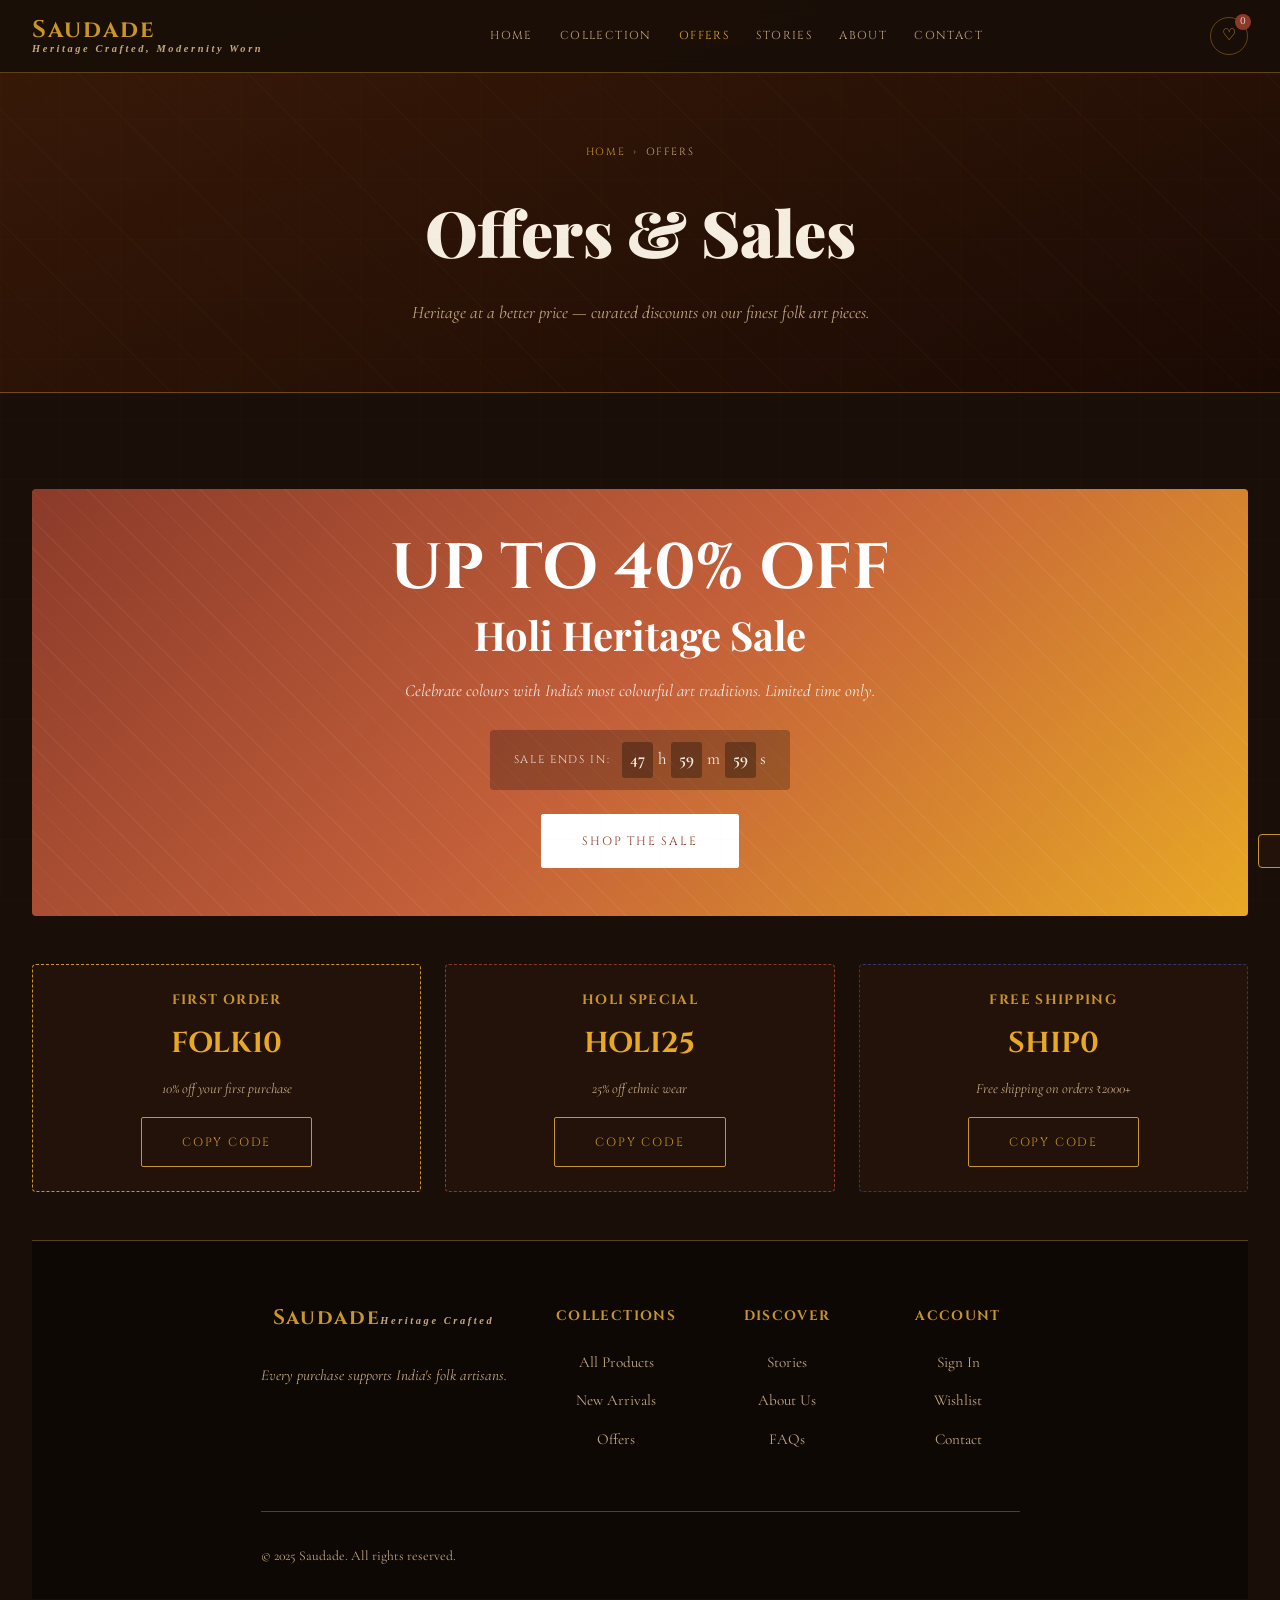
<file: offers.html>
<!DOCTYPE html>
<html lang="en">

<head>
<title>Offers & Sales — Saudade</title>
<link rel="preconnect" href="https://fonts.googleapis.com">
<link href="https://fonts.googleapis.com/css2?family=Playfair+Display:ital,wght@0,400;0,600;0,700;0,900;1,400;1,700&family=Cormorant+Garamond:ital,wght@0,300;0,400;0,600;1,300;1,400&family=IM+Fell+English:ital@0;1&family=Cinzel:wght@400;600;700&display=swap" rel="stylesheet">
<link rel="stylesheet" href="css/style.css">

<header>
  <div class="nav-inner">
    <a href="index.html" class="logo">Saudade<span>Heritage Crafted, Modernity Worn</span></a>
    <nav>
      <a href="index.html">Home</a>
      <a href="products.html">Collection</a>
      <a href="offers.html" class="active">Offers</a>
      <a href="stories.html">Stories</a>
      <a href="about.html">About</a>
      <a href="contact.html">Contact</a>
    </nav>
    <div class="nav-actions">
      <a href="wishlist.html" class="nav-icon">♡<span class="badge wishlist-badge">0</span></a>
      <button class="menu-toggle">☰</button>
    </div>
  </div>
</header>
</head>

<body>
<div class="page-hero" style="background:linear-gradient(160deg,#3a1a08,#1a0a04);">
  <div class="breadcrumb"><a href="index.html">Home</a><span>›</span><span>Offers</span></div>
  <h1>Offers & Sales</h1>
  <p>Heritage at a better price — curated discounts on our finest folk art pieces.</p>
</div>

<section class="section">
  <div class="section-inner">
    <!-- MAIN BANNER -->
    <div class="offers-banner">
      <div style="position:relative;">
        <div class="discount-badge">UP TO 40% OFF</div>
        <h2>Holi Heritage Sale</h2>
        <p>Celebrate colours with India's most colourful art traditions. Limited time only.</p>
        <div style="display:inline-flex;align-items:center;gap:0.75rem;background:rgba(0,0,0,0.25);border-radius:4px;padding:0.75rem 1.5rem;margin-bottom:1.5rem;">
          <span style="font-family:var(--font-display);font-size:0.7rem;letter-spacing:0.15em;color:rgba(255,255,255,0.8);">SALE ENDS IN:</span>
          <div data-countdown="172800">
            <span style="display:inline-flex;align-items:center;gap:0.3rem;">
              <span style="background:rgba(0,0,0,0.3);padding:0.2rem 0.5rem;border-radius:3px;font-weight:700;" class="h">47</span>h
              <span style="background:rgba(0,0,0,0.3);padding:0.2rem 0.5rem;border-radius:3px;font-weight:700;" class="m">59</span>m
              <span style="background:rgba(0,0,0,0.3);padding:0.2rem 0.5rem;border-radius:3px;font-weight:700;" class="s">00</span>s
            </span>
          </div>
        </div>
        <br>
        <a href="products.html" class="btn-outline" style="background:white;color:var(--accent-rust);border-color:white;">Shop the Sale</a>
      </div>
    </div>

    <!-- COUPON CODES -->
    <div style="display:grid;grid-template-columns:repeat(3,1fr);gap:1.5rem;margin-bottom:3rem;">
      <div style="background:var(--bg-card);border:1px dashed var(--accent-gold);border-radius:4px;padding:1.5rem;text-align:center;">
        <h4 style="margin-bottom:0.5rem;">First Order</h4>
        <div style="font-family:var(--font-display);font-size:1.8rem;font-weight:700;color:var(--accent-amber);margin:0.5rem 0;">FOLK10</div>
        <p style="color:var(--text-muted);font-size:0.9rem;font-style:italic;margin-bottom:1rem;">10% off your first purchase</p>
        <button class="btn-outline" onclick="copyCode('FOLK10')">Copy Code</button>
      </div>
      <div style="background:var(--bg-card);border:1px dashed var(--accent-rust);border-radius:4px;padding:1.5rem;text-align:center;">
        <h4 style="margin-bottom:0.5rem;">Holi Special</h4>
        <div style="font-family:var(--font-display);font-size:1.8rem;font-weight:700;color:var(--accent-amber);margin:0.5rem 0;">HOLI25</div>
        <p style="color:var(--text-muted);font-size:0.9rem;font-style:italic;margin-bottom:1rem;">25% off ethnic wear</p>
        <button class="btn-outline" onclick="copyCode('HOLI25')">Copy Code</button>
      </div>
      <div style="background:var(--bg-card);border:1px dashed var(--accent-indigo);border-radius:4px;padding:1.5rem;text-align:center;">
        <h4 style="margin-bottom:0.5rem;">Free Shipping</h4>
        <div style="font-family:var(--font-display);font-size:1.8rem;font-weight:700;color:var(--accent-amber);margin:0.5rem 0;">SHIP0</div>
        <p style="color:var(--text-muted);font-size:0.9rem;font-style:italic;margin-bottom:1rem;">Free shipping on orders ₹2000+</p>
        <button class="btn-outline" onclick="copyCode('SHIP0')">Copy Code</button>
      </div>
    </div>

<footer>
  <div class="footer-inner">
    <div class="footer-grid">
      <div class="footer-brand"><a href="index.html" class="logo">Saudade<span>Heritage Crafted</span></a><p style="margin-top:1rem;">Every purchase supports India's folk artisans.</p></div>
      <div class="footer-col"><h4>Collections</h4><ul><li><a href="products.html">All Products</a></li><li><a href="new-arrivals.html">New Arrivals</a></li><li><a href="offers.html">Offers</a></li></ul></div>
      <div class="footer-col"><h4>Discover</h4><ul><li><a href="stories.html">Stories</a></li><li><a href="about.html">About Us</a></li><li><a href="faqs.html">FAQs</a></li></ul></div>
      <div class="footer-col"><h4>Account</h4><ul><li><a href="account.html">Sign In</a></li><li><a href="wishlist.html">Wishlist</a></li><li><a href="contact.html">Contact</a></li></ul></div>
    </div>
    <div class="footer-bottom"><p>© 2025 Saudade. All rights reserved.</p></div>
  </div>
</footer>

<div class="toast"></div>
<div class="page-bg-pattern"></div>
</body>
<script src="js/main.js"></script>
<script>
function copyCode(code) {
  showToast('<span>✓</span> Code <span>' + code + '</span> copied!');
}
</script>
</html>
</file>
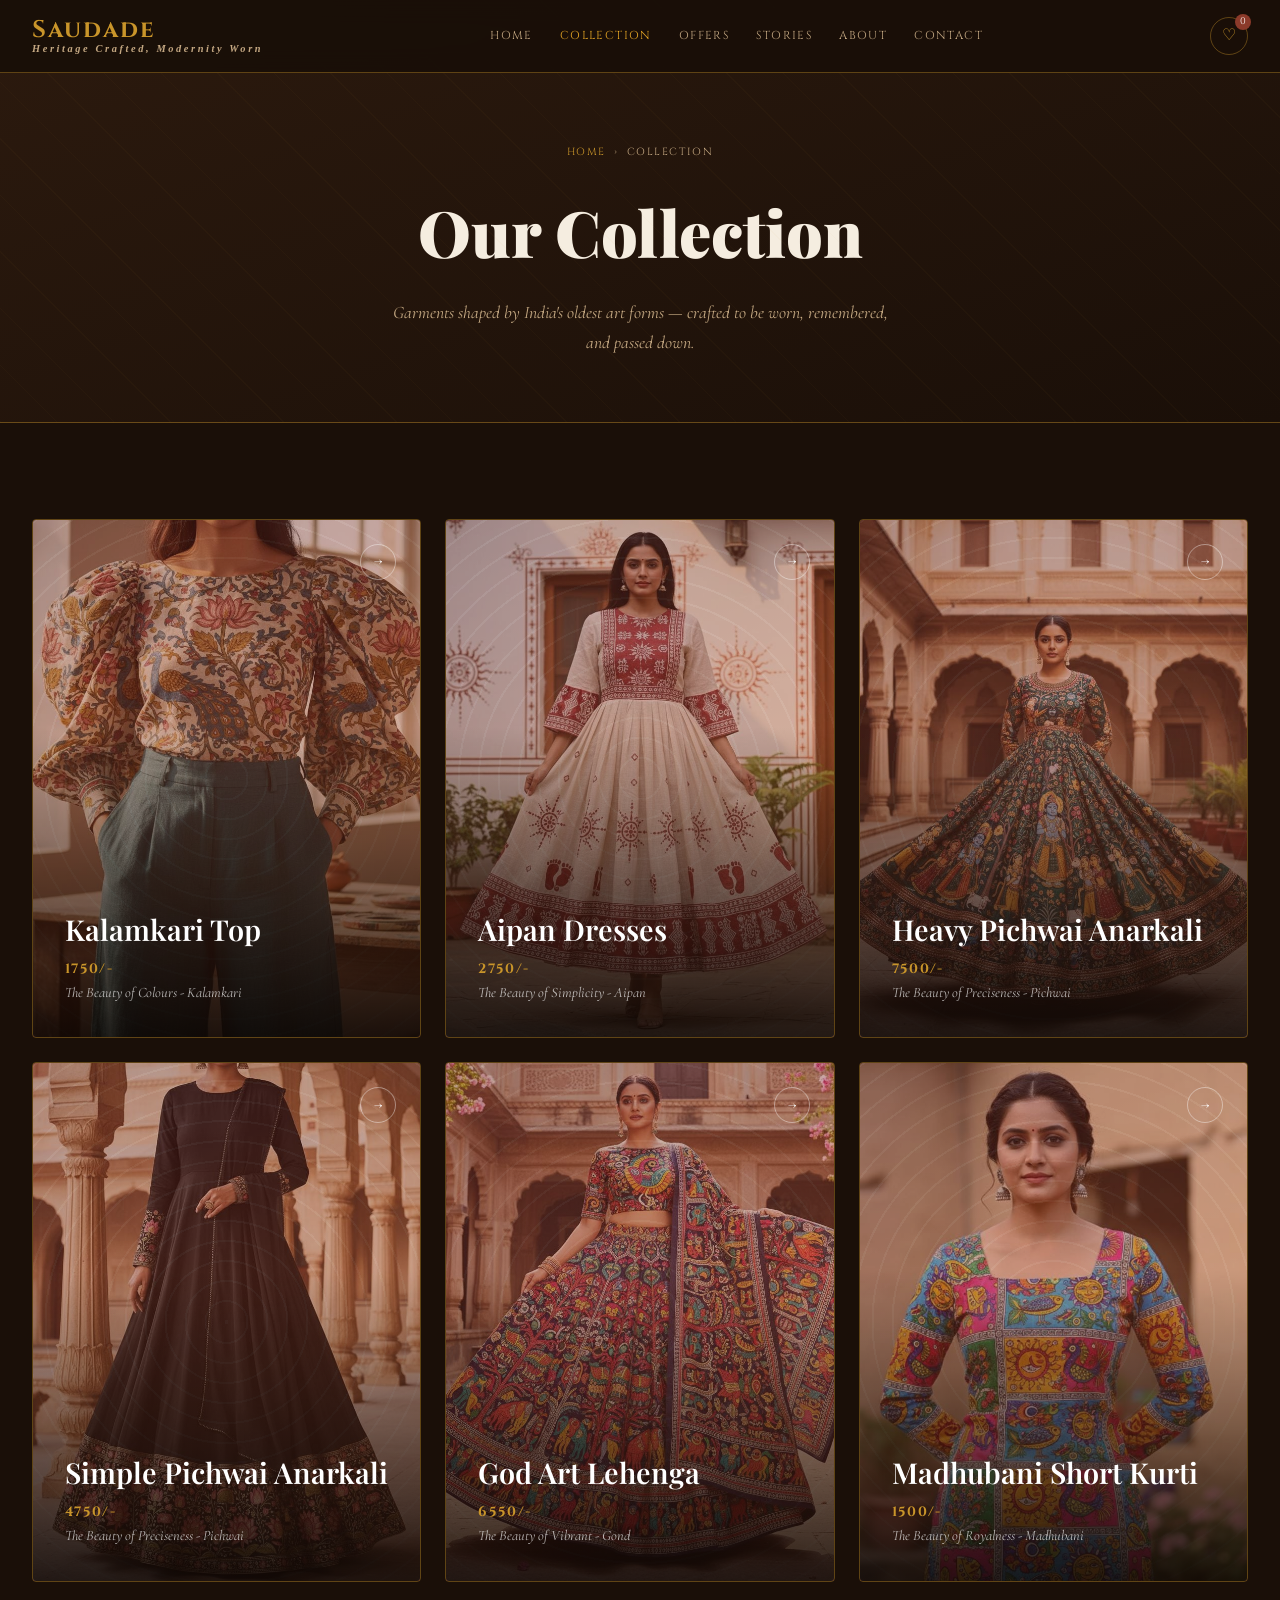
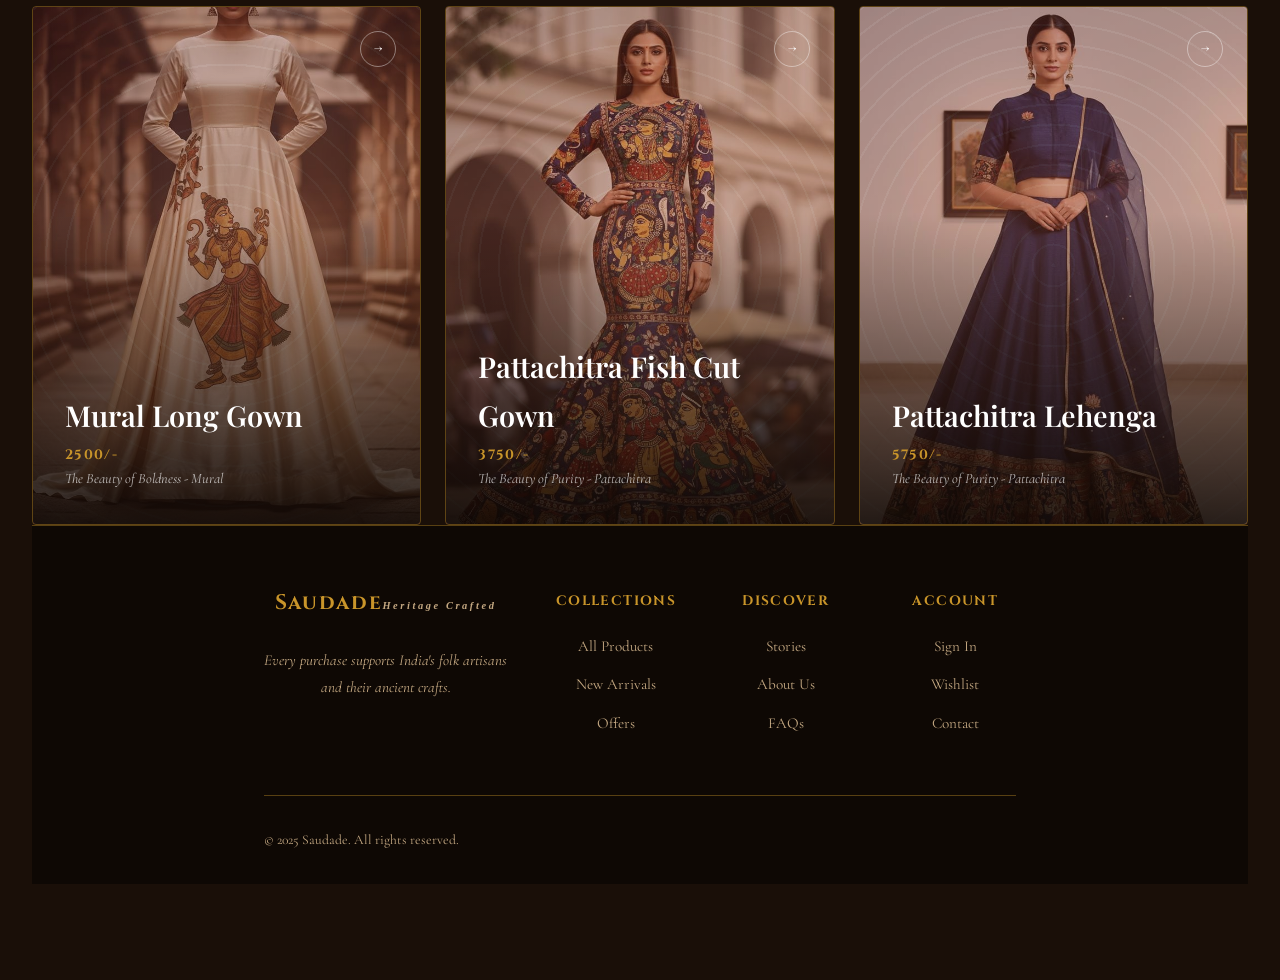
<file: products.html>
<!DOCTYPE html>
<html lang="en">
<head>
<title>Collection — Saudade</title>
<link rel="preconnect" href="https://fonts.googleapis.com">
<link href="https://fonts.googleapis.com/css2?family=Playfair+Display:ital,wght@0,400;0,600;0,700;0,900;1,400;1,700&family=Cormorant+Garamond:ital,wght@0,300;0,400;0,600;1,300;1,400&family=IM+Fell+English:ital@0;1&family=Cinzel:wght@400;600;700&display=swap" rel="stylesheet">
<link rel="stylesheet" href="css/style.css">

<header>
  <div class="nav-inner">
    <a href="index.html" class="logo">Saudade<span>Heritage Crafted, Modernity Worn</span></a>
    <nav>
      <a href="index.html">Home</a>
      <a href="products.html" class="active">Collection</a>
      <a href="offers.html">Offers</a>
      <a href="stories.html">Stories</a>
      <a href="about.html">About</a>
      <a href="contact.html">Contact</a>
    </nav>
    <div class="nav-actions">
      <a href="wishlist.html" class="nav-icon">♡<span class="badge wishlist-badge">0</span></a>
      <button class="menu-toggle">☰</button>
    </div>
  </div>
</header>
</head>

<body>
<div class="page-hero">
  <div class="breadcrumb"><a href="index.html">Home</a><span>›</span><span>Collection</span></div>
  <h1>Our Collection</h1>
  <p>Garments shaped by India's oldest art forms — crafted to be worn, remembered, and passed down.</p>
</div>

<section class="section">
  <div class="section-inner">

<section class="product-alignment">

  <!-- TOPS CATEGORY CARD -->
  <div class="category-card fade-up" onclick="window.location='products.html?cat=tops'">
    <div class="cat-bg cat-tops">
      <div class="cat-pattern"></div>
      <img
        src="images/categories-tops.jpeg"
        alt="Tops Collection"
        style="
          position: absolute;
          inset: 0;
          width: 100%;
          height: 100%;
          object-fit: cover;
          object-position: center top;
          opacity: 0.6;
          z-index: 0;
          transition: transform 0.5s ease;
        "
      />
    </div>
    <div class="cat-overlay">
      <h3>Kalamkari Top</h3>
      <h4>1750/-</h4>
      <p>The Beauty of Colours - Kalamkari</p>
    </div>
    <div class="cat-arrow">→</div>
  </div>

  <!-- DRESSES CATEGORY CARD -->
  <div class="category-card fade-up" onclick="window.location='products.html?cat=tops'">
    <div class="cat-bg cat-tops">
      <div class="cat-pattern"></div>
      <img
        src="images/categories-dresses.jpeg"
        alt="Dress Collection"
        style="
          position: absolute;
          inset: 0;
          width: 100%;
          height: 100%;
          object-fit: cover;
          object-position: center top;
          opacity: 0.6;
          z-index: 0;
          transition: transform 0.5s ease;
        "
      />
    </div>
    <div class="cat-overlay">
      <h3>Aipan Dresses</h3>
      <h4>2750/-</h4>
      <p>The Beauty of Simplicity - Aipan</p>
    </div>
    <div class="cat-arrow">→</div>
  </div>

  <!-- ETHNIC WEAR CATEGORY CARD -->
  <div class="category-card fade-up" onclick="window.location='products.html?cat=tops'">
    <div class="cat-bg cat-tops">
      <div class="cat-pattern"></div>
      <img
        src="images/categories-ethnic.jpeg"
        alt="Ethnics Collection"
        style="
          position: absolute;
          inset: 0;
          width: 100%;
          height: 100%;
          object-fit: cover;
          object-position: center top;
          opacity: 0.6;
          z-index: 0;
          transition: transform 0.5s ease;
        "
      />
    </div>
    <div class="cat-overlay">
      <h3>Heavy Pichwai Anarkali</h3>
      <h4>7500/-</h4>
      <p>The Beauty of Preciseness - Pichwai</p>
    </div>
    <div class="cat-arrow">→</div>
  </div>

  <!-- ETHNIC WEAR CATEGORY CARD -->
  <div class="category-card fade-up" onclick="window.location='products.html?cat=tops'">
    <div class="cat-bg cat-tops">
      <div class="cat-pattern"></div>
      <img
        src="images/pichwai-hero.jpeg"
        alt="Ethnic Collection"
        style="
          position: absolute;
          inset: 0;
          width: 100%;
          height: 100%;
          object-fit: cover;
          object-position: center top;
          opacity: 0.6;
          z-index: 0;
          transition: transform 0.5s ease;
        "
      />
    </div>
    <div class="cat-overlay">
      <h3>Simple Pichwai Anarkali</h3>
      <h4>4750/-</h4>
      <p>The Beauty of Preciseness - Pichwai</p>
    </div>
    <div class="cat-arrow">→</div>
  </div>

  <!-- ETHNIC WEAR CATEGORY CARD -->
  <div class="category-card fade-up" onclick="window.location='products.html?cat=tops'">
    <div class="cat-bg cat-tops">
      <div class="cat-pattern"></div>
      <img
        src="images/gondlehenga.jpeg"
        alt="Lehenga Collection"
        style="
          position: absolute;
          inset: 0;
          width: 100%;
          height: 100%;
          object-fit: cover;
          object-position: center top;
          opacity: 0.6;
          z-index: 0;
          transition: transform 0.5s ease;
        "
      />
    </div>
    <div class="cat-overlay">
      <h3>God Art Lehenga</h3>
      <h4>6550/-</h4>
      <p>The Beauty of Vibrant - Gond</p>
    </div>
    <div class="cat-arrow">→</div>
  </div>

  <!-- ETHNIC WEAR CATEGORY CARD -->
  <div class="category-card fade-up" onclick="window.location='products.html?cat=tops'">
    <div class="cat-bg cat-tops">
      <div class="cat-pattern"></div>
      <img
        src="images/madhubanikurti.jpeg"
        alt="Kurti Collection"
        style="
          position: absolute;
          inset: 0;
          width: 100%;
          height: 100%;
          object-fit: cover;
          object-position: center top;
          opacity: 0.6;
          z-index: 0;
          transition: transform 0.5s ease;
        "
      />
    </div>
    <div class="cat-overlay">
      <h3>Madhubani Short Kurti</h3>
      <h4>1500/-</h4>
      <p>The Beauty of Royalness - Madhubani</p>
    </div>
    <div class="cat-arrow">→</div>
  </div>

  <!-- ETHNIC WEAR CATEGORY CARD -->
  <div class="category-card fade-up" onclick="window.location='products.html?cat=tops'">
    <div class="cat-bg cat-tops">
      <div class="cat-pattern"></div>
      <img
        src="images/muralgown.jpeg"
        alt="Gown Collection"
        style="
          position: absolute;
          inset: 0;
          width: 100%;
          height: 100%;
          object-fit: cover;
          object-position: center top;
          opacity: 0.6;
          z-index: 0;
          transition: transform 0.5s ease;
        "
      />
    </div>
    <div class="cat-overlay">
      <h3>Mural Long Gown</h3>
      <h4>2500/-</h4>
      <p>The Beauty of Boldness - Mural</p>
    </div>
    <div class="cat-arrow">→</div>
  </div>

  <div class="category-card fade-up" onclick="window.location='products.html?cat=tops'">
    <div class="cat-bg cat-tops">
      <div class="cat-pattern"></div>
      <img
        src="images/pattachitrafishcut.jpeg"
        alt="Gown Collection"
        style="
          position: absolute;
          inset: 0;
          width: 100%;
          height: 100%;
          object-fit: cover;
          object-position: center top;
          opacity: 0.6;
          z-index: 0;
          transition: transform 0.5s ease;
        "
      />
    </div>
    <div class="cat-overlay">
      <h3>Pattachitra Fish Cut Gown</h3>
      <h4>3750/-</h4>
      <p>The Beauty of Purity - Pattachitra</p>
    </div>
    <div class="cat-arrow">→</div>
  </div>

  <!-- ETHNIC WEAR CATEGORY CARD -->
  <div class="category-card fade-up" onclick="window.location='products.html?cat=tops'">
    <div class="cat-bg cat-tops">
      <div class="cat-pattern"></div>
      <img
        src="images/pattachitralehenga.jpeg"
        alt="Lehenga Collection"
        style="
          position: absolute;
          inset: 0;
          width: 100%;
          height: 100%;
          object-fit: cover;
          object-position: center top;
          opacity: 0.6;
          z-index: 0;
          transition: transform 0.5s ease;
        "
      />
    </div>
    <div class="cat-overlay">
      <h3>Pattachitra Lehenga</h3>
      <h4>5750/-</h4>
      <p>The Beauty of Purity - Pattachitra</p>
    </div>
    <div class="cat-arrow">→</div>
  </div>

</section>
     
<footer >
  <section class="stt">
  <div class="footer-innerfooter-inner">
    <div class="footer-grid">
      <div class="footer-brand">
        <a href="index.html" class="logo">Saudade<span>Heritage Crafted</span></a>
        <p style="margin-top:1rem;">Every purchase supports India's folk artisans and their ancient crafts.</p>
      </div>
      <div class="footer-col"><h4>Collections</h4><ul><li><a href="products.html">All Products</a></li><li><a href="new-arrivals.html">New Arrivals</a></li><li><a href="offers.html">Offers</a></li></ul></div>
      <div class="footer-col"><h4>Discover</h4><ul><li><a href="stories.html">Stories</a></li><li><a href="about.html">About Us</a></li><li><a href="faqs.html">FAQs</a></li></ul></div>
      <div class="footer-col"><h4>Account</h4><ul><li><a href="account.html">Sign In</a></li><li><a href="wishlist.html">Wishlist</a></li><li><a href="contact.html">Contact</a></li></ul></div>
    </div>
    <div class="footer-bottom"><p>© 2025 Saudade. All rights reserved.</p></div>
  </div>
</section>
</footer>
</body>
<script src="js/main.js"></script>
</html>
</file>
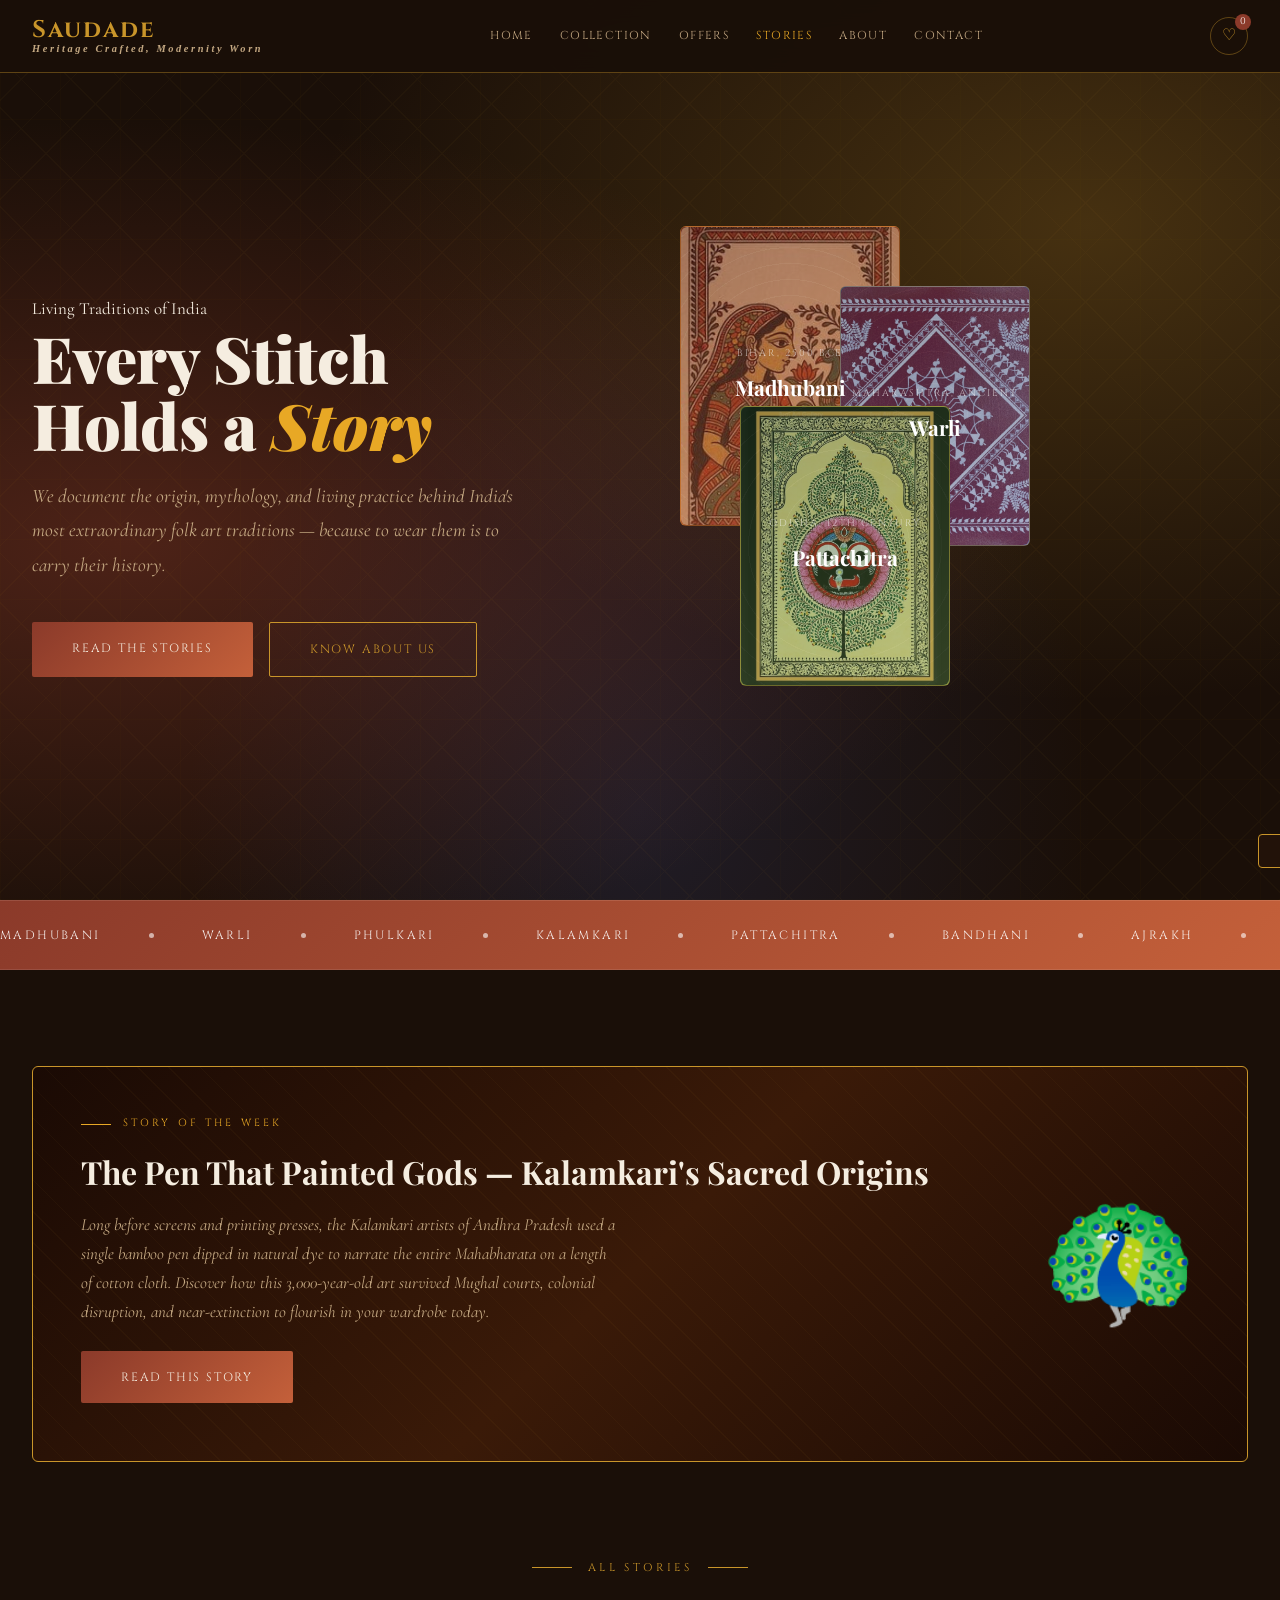
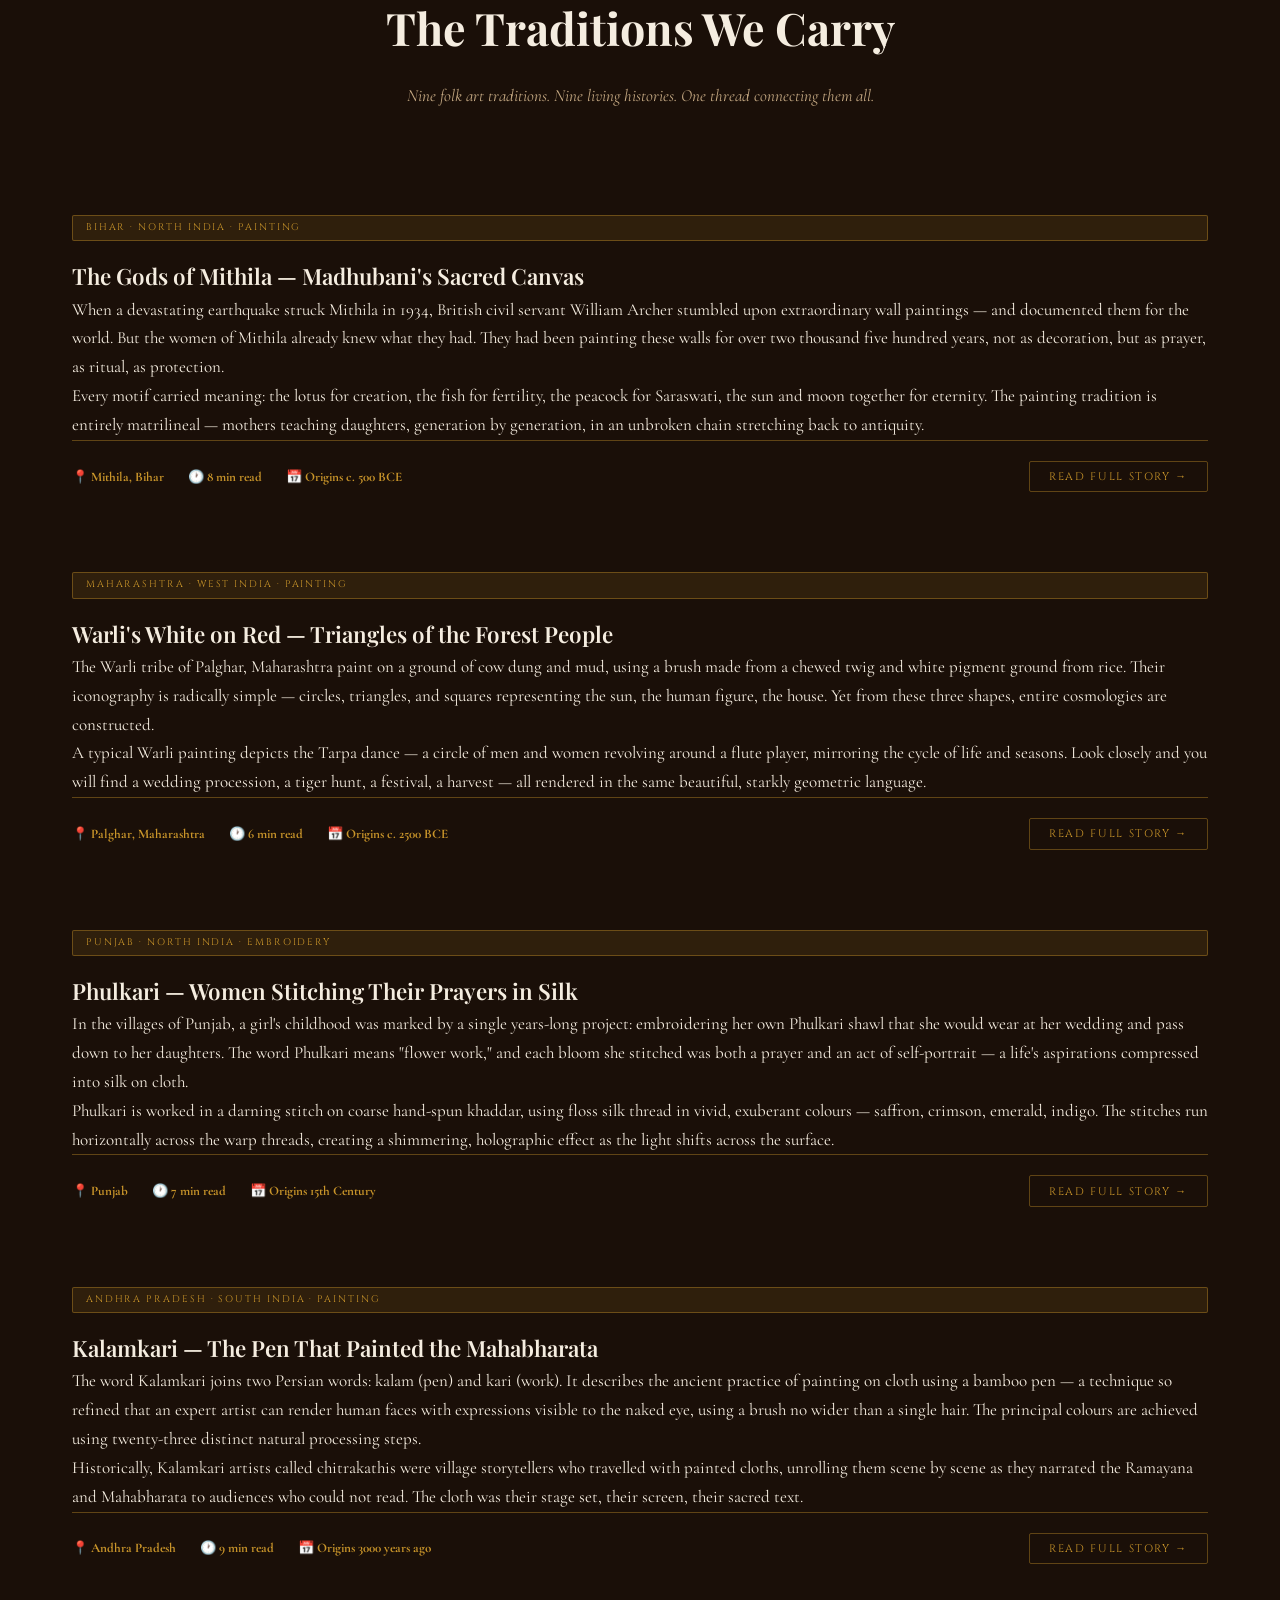
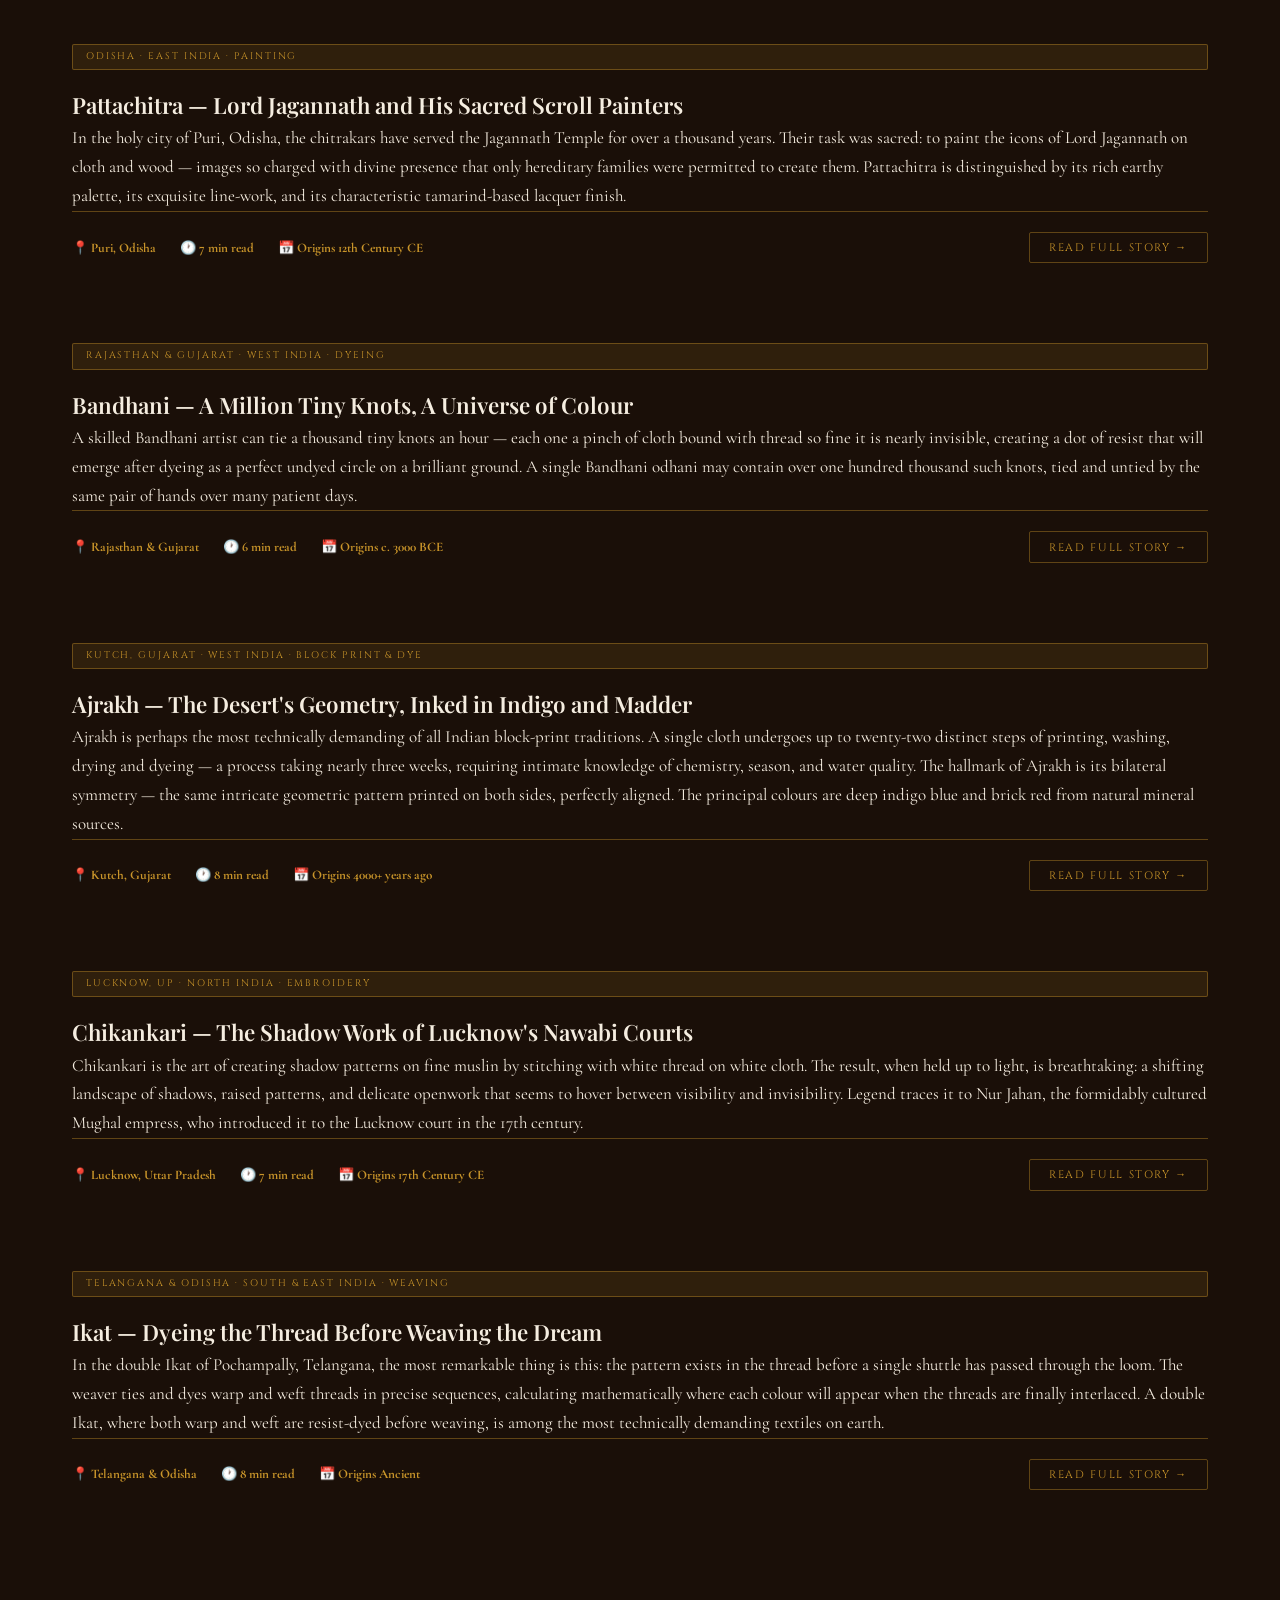
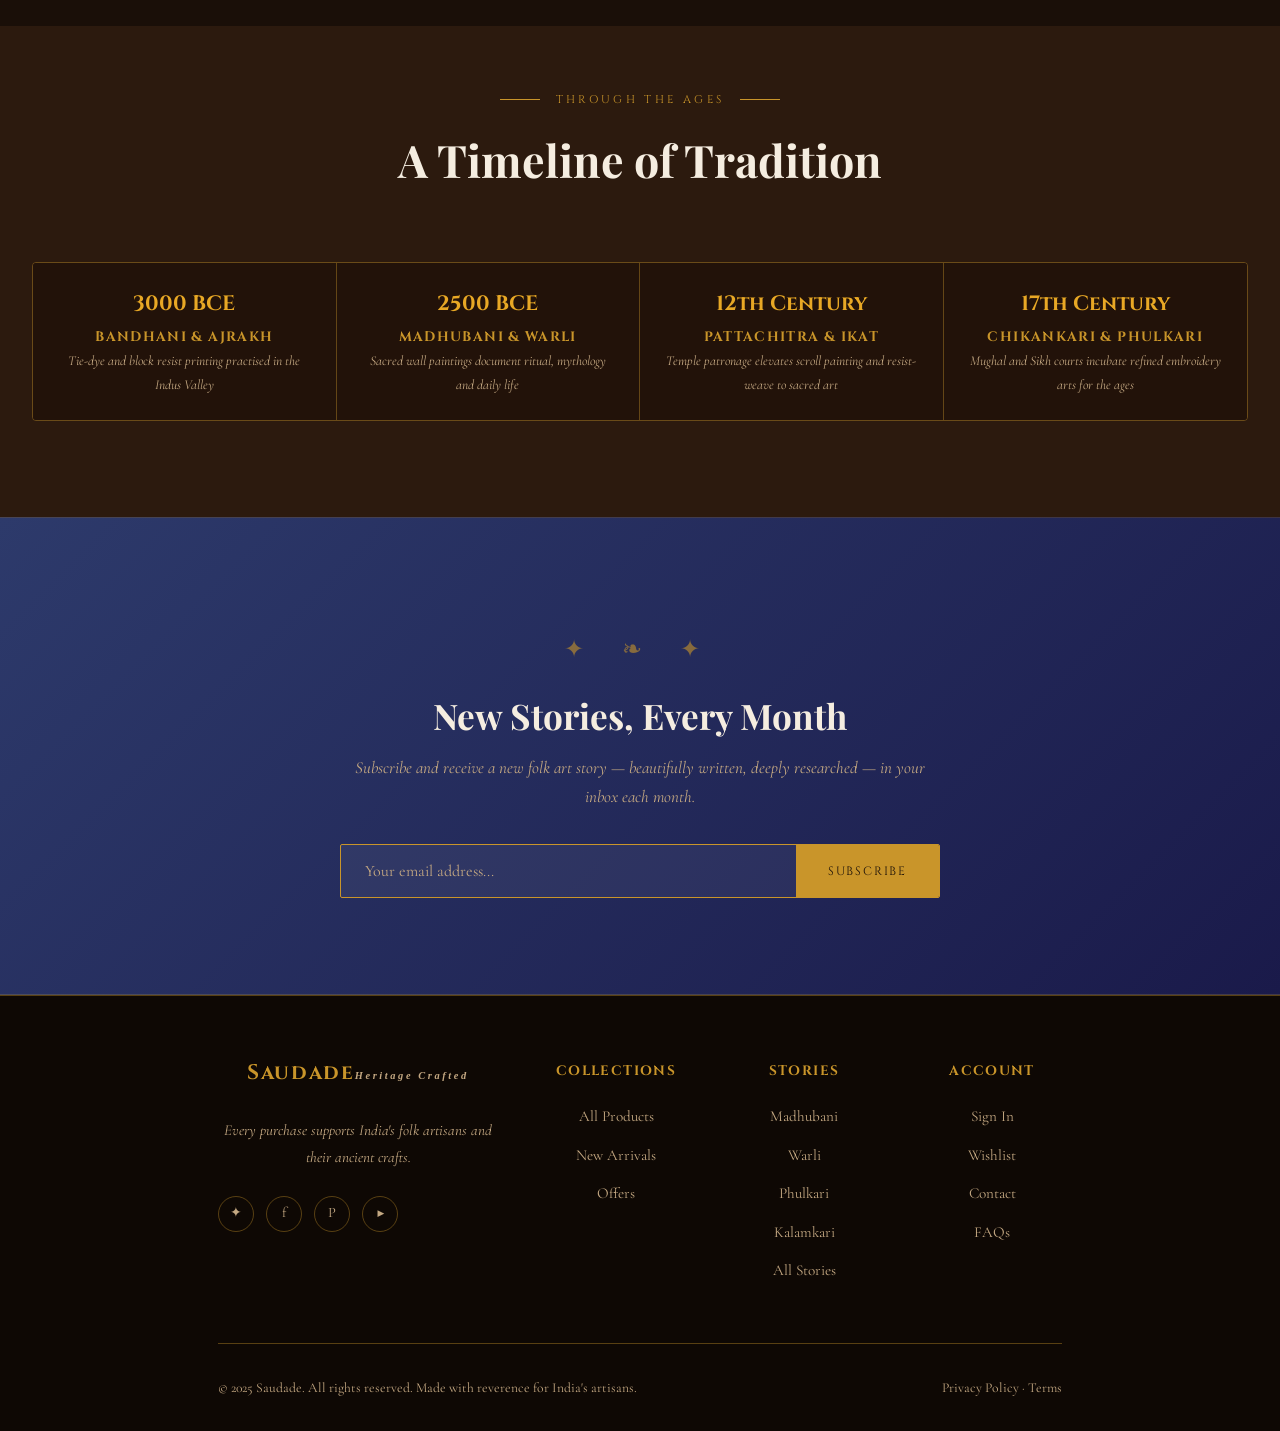
<file: stories.html>
<!DOCTYPE html>
<html lang="en">
  <head>
<title>Folk Art Stories — Saudade</title>
<link rel="preconnect" href="https://fonts.googleapis.com">
<link href="https://fonts.googleapis.com/css2?family=Playfair+Display:ital,wght@0,400;0,600;0,700;0,900;1,400;1,700&family=Cormorant+Garamond:ital,wght@0,300;0,400;0,600;1,300;1,400&family=IM+Fell+English:ital@0;1&family=Cinzel:wght@400;600;700&display=swap" rel="stylesheet">
<link rel="stylesheet" href="css/style.css">
<style>
  .story-hero-banner {
    min-height: 100vh;
    display: flex; align-items: center;
    position: relative; overflow: hidden;
    background: var(--bg-primary);
    padding-top: 72px;
  }
  .story-hero-bg {
    position: absolute; inset: 0;
    background:
      radial-gradient(ellipse at 10% 60%, rgba(139,58,42,0.45) 0%, transparent 55%),
      radial-gradient(ellipse at 85% 25%, rgba(201,149,42,0.25) 0%, transparent 50%),
      radial-gradient(ellipse at 50% 90%, rgba(45,58,107,0.3) 0%, transparent 50%);
  }
  .story-hero-grid-bg {
    position: absolute; inset: 0; opacity: 0.035;
    background-image:
      repeating-linear-gradient(45deg, var(--accent-gold) 0, var(--accent-gold) 1px, transparent 0, transparent 35px),
      repeating-linear-gradient(-45deg, var(--accent-gold) 0, var(--accent-gold) 1px, transparent 0, transparent 35px);
  }
  .story-hero-inner {
    position: relative; z-index: 2;
    max-width: 1400px; margin: 0 auto;
    padding: 4rem 2rem;
    display: grid; grid-template-columns: 1fr 1fr;
    gap: 5rem; align-items: center; width: 100%;
  }
  .story-floating-cards { position: relative; height: 520px; }
  .sfc {
    position: absolute; border-radius: 6px;
    border: 1px solid var(--border-gold);
    display: flex; align-items: center; justify-content: center;
    flex-direction: column; gap: 0.5rem; overflow: hidden;
  }
  .sfc-pattern {
    position: absolute; inset: 0; opacity: 0.1;
    background-image: repeating-radial-gradient(circle at 50% 50%, rgba(255,255,255,0.7) 0, rgba(255,255,255,0.7) 1px, transparent 1px, transparent 16px);
  }
  .sfc-1 { width:220px; height:300px; top:0; left:0; background:linear-gradient(150deg,#5c1a1a,#c4603a); animation: sfloat1 7s ease-in-out infinite; }
  .sfc-2 { width:190px; height:260px; top:60px; left:160px; background:linear-gradient(150deg,#2d3a6b,#5a6aae); animation: sfloat2 9s ease-in-out infinite; }
  .sfc-3 { width:210px; height:280px; top:180px; left:60px; background:linear-gradient(150deg,#2a4a2a,#6b8c4a); animation: sfloat3 6s ease-in-out infinite; }
  .sfc-label { font-family:var(--font-display); font-size:0.6rem; letter-spacing:0.2em; color:rgba(255,255,255,0.6); text-transform:uppercase; position:relative; }
  .sfc-title { font-family:var(--font-heading); font-size:1.3rem; font-weight:700; color:white; text-align:center; position:relative; padding:0 1rem; }
  .sfc-icon { font-size:3rem; position:relative; }
  @keyframes sfloat1 { 0%,100%{transform:rotate(-5deg) translateY(0)} 50%{transform:rotate(-5deg) translateY(-14px)} }
  @keyframes sfloat2 { 0%,100%{transform:rotate(4deg) translateY(0)} 50%{transform:rotate(4deg) translateY(-10px)} }
  @keyframes sfloat3 { 0%,100%{transform:rotate(-2deg) translateY(0)} 50%{transform:rotate(-2deg) translateY(-18px)} }

  .story-article {
    background: var(--bg-card); border: 1px solid var(--border-gold);
    border-radius: 6px; overflow: hidden; margin-bottom: 2.5rem;
    transition: var(--transition);
  }
  .story-article:hover { box-shadow: var(--shadow-warm); }
  .story-article-inner { display: grid; grid-template-columns: 340px 1fr; }
  .story-article-img {
    min-height: 280px;
    display: flex; align-items: center; justify-content: center;
    font-size: 5.5rem; position: relative; overflow: hidden; flex-shrink: 0;
  }
  .story-article-img-pat {
    position: absolute; inset: 0; opacity: 0.1;
    background-image: repeating-linear-gradient(60deg, rgba(255,255,255,0.5) 0, rgba(255,255,255,0.5) 1px, transparent 1px, transparent 18px);
  }
  .story-article-img span { position: relative; }
  .story-article-body { padding: 2.5rem; display: flex; flex-direction: column; justify-content: center; }
  .story-article-region {
    display: inline-block; font-family: var(--font-display);
    font-size: 0.6rem; letter-spacing: 0.2em; text-transform: uppercase;
    background: rgba(201,149,42,0.12); border: 1px solid var(--border-gold);
    color: var(--accent-gold); padding: 0.25rem 0.8rem; border-radius: 2px; margin-bottom: 1rem;
  }
  .story-article h3 { font-size: 1.65rem; font-weight: 700; line-height: 1.25; margin-bottom: 1rem; color: var(--text-light); }
  .story-article p { color: var(--text-muted); font-style: italic; line-height: 1.85; margin-bottom: 1rem; font-size: 1rem; }
  .story-article-footer {
    display: flex; align-items: center; gap: 1.5rem;
    padding-top: 1.25rem; border-top: 1px solid var(--border-gold);
    flex-wrap: wrap;
  }
  .story-meta-item { font-size: 0.82rem; color: var(--text-muted); }
  .story-meta-item b { color: var(--accent-gold); font-style: normal; }
  .read-more-btn {
    margin-left: auto; font-family: var(--font-display); font-size: 0.68rem;
    letter-spacing: 0.15em; text-transform: uppercase;
    color: var(--accent-gold); text-decoration: none;
    border: 1px solid var(--border-gold); padding: 0.45rem 1.2rem; border-radius: 2px;
    transition: var(--transition); cursor: pointer; background: none;
  }
  .read-more-btn:hover { background: var(--accent-gold); color: var(--bg-primary); }

  .story-expanded {
    display: none; margin-top: 1.5rem; padding-top: 1.5rem; border-top: 1px solid var(--border-gold);
  }
  .story-expanded p { margin-bottom: 1rem; }
  .pull-quote {
    background: linear-gradient(135deg, var(--bg-secondary), var(--bg-card));
    border-left: 4px solid var(--accent-gold); border-radius: 0 4px 4px 0;
    padding: 1.75rem 2.25rem; margin: 1.5rem 0;
  }
  .pull-quote blockquote { font-family: var(--font-heading); font-size: 1.35rem; font-style: italic; color: var(--text-light); line-height: 1.55; margin-bottom: 0.75rem; }
  .pull-quote cite { font-family: var(--font-display); font-size: 0.7rem; letter-spacing: 0.15em; color: var(--accent-gold); font-style: normal; }

  .story-filter-bar { display: flex; gap: 0.6rem; flex-wrap: wrap; margin-bottom: 3rem; padding-bottom: 1.5rem; border-bottom: 1px solid var(--border-gold); }

  .sotw-banner {
    background: linear-gradient(135deg, #1a0a04, #3a1a08, #1a0a04);
    border: 1px solid var(--accent-gold); border-radius: 6px;
    padding: 3rem; display: grid; grid-template-columns: 1fr auto;
    gap: 2rem; align-items: center; margin-bottom: 4rem;
    position: relative; overflow: hidden;
  }
  .sotw-banner::before {
    content: ''; position: absolute; inset: 0; opacity: 0.04;
    background-image: repeating-linear-gradient(45deg, var(--accent-gold) 0, var(--accent-gold) 1px, transparent 1px, transparent 22px);
  }
  .sotw-tag {
    font-family: var(--font-display); font-size: 0.65rem; letter-spacing: 0.3em;
    text-transform: uppercase; color: var(--accent-amber); margin-bottom: 0.75rem;
    display: flex; align-items: center; gap: 0.75rem; position: relative;
  }
  .sotw-tag::before { content: ''; width: 30px; height: 1px; background: var(--accent-amber); }
  .sotw-banner h2 { font-size: 2rem; margin-bottom: 0.75rem; position: relative; }
  .sotw-banner p { color: var(--text-muted); font-style: italic; position: relative; margin-bottom: 1.5rem; max-width: 540px; }

  .timeline-strip { display: grid; grid-template-columns: repeat(4,1fr); gap: 0; border: 1px solid var(--border-gold); border-radius: 4px; overflow: hidden; }
  .timeline-item { padding: 1.5rem; border-right: 1px solid var(--border-gold); background: var(--bg-card); text-align: center; transition: var(--transition); }
  .timeline-item:last-child { border-right: none; }
  .timeline-item:hover { background: rgba(201,149,42,0.08); }
  .timeline-year { font-family: var(--font-display); font-size: 1.3rem; font-weight: 700; color: var(--accent-amber); margin-bottom: 0.25rem; }
  .timeline-item p { font-size: 0.85rem; color: var(--text-muted); font-style: italic; }

  @media (max-width: 900px) {
    .story-article-inner { grid-template-columns: 1fr; }
    .story-article-img { min-height: 200px; }
    .story-hero-inner { grid-template-columns: 1fr; }
    .story-floating-cards { display: none; }
    .timeline-strip { grid-template-columns: 1fr 1fr; }
    .sotw-banner { grid-template-columns: 1fr; }
    .sotw-banner .big-icon { display: none; }
  }
</style>

<header>
  <div class="nav-inner">
    <a href="index.html" class="logo">Saudade<span>Heritage Crafted, Modernity Worn</span></a>
    <nav>
      <a href="index.html">Home</a>
      <a href="products.html">Collection</a>
      <a href="offers.html">Offers</a>
      <a href="stories.html" class="active">Stories</a>
      <a href="about.html">About</a>
      <a href="contact.html">Contact</a>
    </nav>
    <div class="nav-actions">
      <a href="wishlist.html" class="nav-icon">♡<span class="badge wishlist-badge">0</span></a>
      <button class="menu-toggle">☰</button>
    </div>
  </div>
</header>
</head>

<body>
<!-- HERO -->
<div class="story-hero-banner">
  <div class="story-hero-bg"></div>
  <div class="story-hero-grid-bg"></div>
  <div class="story-hero-inner">
    <div>
      <div class="hero-eyebrow">Living Traditions of India</div>
      <h1 style="font-family:var(--font-heading);font-size:clamp(2.8rem,5vw,4.8rem);font-weight:900;line-height:1.05;margin-bottom:1.25rem;">
        Every Stitch<br>Holds a <em style="color:var(--accent-amber);font-style:italic;">Story</em>
      </h1>
      <p style="color:var(--text-muted);font-style:italic;font-size:1.2rem;max-width:500px;margin-bottom:2.5rem;line-height:1.8;">
        We document the origin, mythology, and living practice behind India's most extraordinary folk art traditions — because to wear them is to carry their history.
      </p>
      <div style="display:flex;gap:1rem;flex-wrap:wrap;">
        <a href="#stories-list" class="btn-primary"><span>Read the Stories</span></a>
        <a href="about.html" class="btn-outline">Know About Us</a>
      </div>
    </div>
    <div class="story-floating-cards">

  <!-- CARD 1 — MADHUBANI -->
  <div class="sfc sfc-1">
    <div class="sfc-pattern"></div>

    <!-- BACKGROUND IMAGE -->
    <img
      src="images/madhubani.jpeg"
      alt="Madhubani Folk Art"
      style="
        position: absolute;
        inset: 0;
        width: 100%;
        height: 100%;
        object-fit: cover;
        object-position: center;
        opacity: 0.55;
        z-index: 0;
        transition: transform 0.6s ease, opacity 0.4s ease;
        border-radius: 6px;
      "
    />

    <!-- Text content — all z-index: 2 to sit above image and overlay -->
    <div class="sfc-label" style="position:relative; z-index:2;">Bihar, 2500 BCE</div>
    <div class="sfc-title" style="position:relative; z-index:2;">Madhubani</div>
  </div>

  <!-- CARD 2 — WARLI -->
  <div class="sfc sfc-2">
    <div class="sfc-pattern"></div>

    <!-- BACKGROUND IMAGE -->
    <img
      src="images/warli.jpeg"
      alt="Warli Tribal Art"
      style="
        position: absolute;
        inset: 0;
        width: 100%;
        height: 100%;
        object-fit: cover;
        object-position: center;
        opacity: 0.55;
        z-index: 0;
        transition: transform 0.6s ease, opacity 0.4s ease;
        border-radius: 6px;
      "
    />

    <div class="sfc-label" style="position:relative; z-index:2;">Maharashtra, Ancient</div>
    <div class="sfc-title" style="position:relative; z-index:2;">Warli</div>
  </div>

  <!-- CARD 3 — PHULKARI -->
  <div class="sfc sfc-3">
    <div class="sfc-pattern"></div>

    <!-- BACKGROUND IMAGE -->
    <img
      src="images/pattchitra.jpeg"
      alt="Pattachitra Painting"
      style="
        position: absolute;
        inset: 0;
        width: 100%;
        height: 100%;
        object-fit: cover;
        object-position: center;
        opacity: 0.55;
        z-index: 0;
        transition: transform 0.6s ease, opacity 0.4s ease;
        border-radius: 6px;
      "
    />

    <div class="sfc-label" style="position:relative; z-index:2;">Odisha, 12th Century</div>
    <div class="sfc-title" style="position:relative; z-index:2;">Pattachitra</div>
  </div>

</div>
  </div>
</div>

<!-- MARQUEE -->
<div class="marquee-section">
  <div class="marquee-track">
    <div class="marquee-item">Madhubani<span class="marquee-dot"></span></div>
    <div class="marquee-item">Warli<span class="marquee-dot"></span></div>
    <div class="marquee-item">Phulkari<span class="marquee-dot"></span></div>
    <div class="marquee-item">Kalamkari<span class="marquee-dot"></span></div>
    <div class="marquee-item">Pattachitra<span class="marquee-dot"></span></div>
    <div class="marquee-item">Bandhani<span class="marquee-dot"></span></div>
    <div class="marquee-item">Ajrakh<span class="marquee-dot"></span></div>
    <div class="marquee-item">Chikankari<span class="marquee-dot"></span></div>
    <div class="marquee-item">Ikat<span class="marquee-dot"></span></div>
    <div class="marquee-item">Kantha<span class="marquee-dot"></span></div>
    <div class="marquee-item">Madhubani<span class="marquee-dot"></span></div>
    <div class="marquee-item">Warli<span class="marquee-dot"></span></div>
    <div class="marquee-item">Phulkari<span class="marquee-dot"></span></div>
    <div class="marquee-item">Kalamkari<span class="marquee-dot"></span></div>
    <div class="marquee-item">Pattachitra<span class="marquee-dot"></span></div>
    <div class="marquee-item">Bandhani<span class="marquee-dot"></span></div>
    <div class="marquee-item">Ajrakh<span class="marquee-dot"></span></div>
    <div class="marquee-item">Chikankari<span class="marquee-dot"></span></div>
  </div>
</div>

<!-- STORY OF THE WEEK -->
<section class="section" style="padding-bottom:2rem;">
  <div class="section-inner">
    <div class="sotw-banner">
      <div style="position:relative;">
        <div class="sotw-tag">Story of the Week</div>
        <h2>The Pen That Painted Gods — Kalamkari's Sacred Origins</h2>
        <p>Long before screens and printing presses, the Kalamkari artists of Andhra Pradesh used a single bamboo pen dipped in natural dye to narrate the entire Mahabharata on a length of cotton cloth. Discover how this 3,000-year-old art survived Mughal courts, colonial disruption, and near-extinction to flourish in your wardrobe today.</p>
        <a href="#story-kalamkari" class="btn-primary"><span>Read This Story</span></a>
      </div>
      <div class="big-icon" style="font-size:8rem;position:relative;">🦚</div>
    </div>
  </div>
</section>

<!-- STORIES LIST -->
<section class="section" style="padding-top:0;" id="stories-list">
  <div class="section-inner">
    <div class="section-header">
      <div class="section-eyebrow">All Stories</div>
      <h2>The Traditions We Carry</h2>
      <p style="color:var(--text-muted);font-style:italic;max-width:500px;margin:0 auto;">Nine folk art traditions. Nine living histories. One thread connecting them all.</p>
    </div>

    <!-- STORY: MADHUBANI -->
        </div>
        <div class="story-article-body">
          <div class="story-article-region">Bihar · North India · Painting</div>
          <h3>The Gods of Mithila — Madhubani's Sacred Canvas</h3>
          <p>When a devastating earthquake struck Mithila in 1934, British civil servant William Archer stumbled upon extraordinary wall paintings — and documented them for the world. But the women of Mithila already knew what they had. They had been painting these walls for over two thousand five hundred years, not as decoration, but as prayer, as ritual, as protection.</p>
          <p>Every motif carried meaning: the lotus for creation, the fish for fertility, the peacock for Saraswati, the sun and moon together for eternity. The painting tradition is entirely matrilineal — mothers teaching daughters, generation by generation, in an unbroken chain stretching back to antiquity.</p>
          <div class="story-article-footer">
            <div class="story-meta-item">📍 <b>Mithila, Bihar</b></div>
            <div class="story-meta-item">🕐 <b>8 min read</b></div>
            <div class="story-meta-item">📅 <b>Origins c. 500 BCE</b></div>
            <button class="read-more-btn" onclick="expandStory('exp-madhubani', this)">Read Full Story →</button>
          </div>
          <div class="story-expanded" id="exp-madhubani">
            <p>There are five distinct styles within Madhubani itself: Bharni (bold fill colours), Katchni (fine line-work in black and red), Tantrik (devotional, depicting deities), Godna (tattoo-inspired), and Kohbar (wedding chamber paintings). Each family traditionally specialised in one style, and the knowledge of which motif belongs to which ritual, which colour to which occasion — all of this was passed down in strict oral and visual tradition.</p>
            <p>Today, Madhubani is painted not just on walls but on sarees, kurtas, paper, canvas and pottery. It has been exhibited in museums from New York to Tokyo. Yet in a small lane in Ranti village, an eighty-year-old woman still rises before dawn each day to paint the same lotus she has painted every day for sixty years — not for sale, but for the goddess who, she says, visits her in dreams.</p>
            <div class="pull-quote">
              <blockquote>"We do not paint because someone will see it. We paint because the goddess is watching."</blockquote>
              <cite>— Sita Devi, National Award–winning Madhubani artist, Mithila</cite>
            </div>
          </div>
        </div>
      </div>
    </div>

    <!-- STORY: WARLI -->
        <div class="story-article-body">
          <div class="story-article-region">Maharashtra · West India · Painting</div>
          <h3>Warli's White on Red — Triangles of the Forest People</h3>
          <p>The Warli tribe of Palghar, Maharashtra paint on a ground of cow dung and mud, using a brush made from a chewed twig and white pigment ground from rice. Their iconography is radically simple — circles, triangles, and squares representing the sun, the human figure, the house. Yet from these three shapes, entire cosmologies are constructed.</p>
          <p>A typical Warli painting depicts the Tarpa dance — a circle of men and women revolving around a flute player, mirroring the cycle of life and seasons. Look closely and you will find a wedding procession, a tiger hunt, a festival, a harvest — all rendered in the same beautiful, starkly geometric language.</p>
          <div class="story-article-footer">
            <div class="story-meta-item">📍 <b>Palghar, Maharashtra</b></div>
            <div class="story-meta-item">🕐 <b>6 min read</b></div>
            <div class="story-meta-item">📅 <b>Origins c. 2500 BCE</b></div>
            <button class="read-more-btn" onclick="expandStory('exp-warli', this)">Read Full Story →</button>
          </div>
          <div class="story-expanded" id="exp-warli">
            <p>For centuries, Warli painting was exclusively a ritual art, painted only by women on the occasion of weddings and harvests, confined to the inner walls of homes and never intended for outside eyes. It came to national attention only in the 1970s, when scholars began documenting and encouraging Warli artists to paint on paper and canvas.</p>
            <p>It was Jivya Soma Mashe — a Warli man who broke tradition and began painting year-round — who is credited with transforming Warli from a ritual into a fine art. He died in 2018, having exhibited at galleries from Paris to New York, yet continued to live in his ancestral village, painting on mud walls.</p>
            <div class="pull-quote">
              <blockquote>"My painting is my prayer. When I paint, I am talking to the gods. The brush is my tongue."</blockquote>
              <cite>— Jivya Soma Mashe (1934–2018), master Warli artist</cite>
            </div>
          </div>
        </div>
      </div>
    </div>

    <!-- STORY: PHULKARI -->
        <div class="story-article-body">
          <div class="story-article-region">Punjab · North India · Embroidery</div>
          <h3>Phulkari — Women Stitching Their Prayers in Silk</h3>
          <p>In the villages of Punjab, a girl's childhood was marked by a single years-long project: embroidering her own Phulkari shawl that she would wear at her wedding and pass down to her daughters. The word Phulkari means "flower work," and each bloom she stitched was both a prayer and an act of self-portrait — a life's aspirations compressed into silk on cloth.</p>
          <p>Phulkari is worked in a darning stitch on coarse hand-spun khaddar, using floss silk thread in vivid, exuberant colours — saffron, crimson, emerald, indigo. The stitches run horizontally across the warp threads, creating a shimmering, holographic effect as the light shifts across the surface.</p>
          <div class="story-article-footer">
            <div class="story-meta-item">📍 <b>Punjab</b></div>
            <div class="story-meta-item">🕐 <b>7 min read</b></div>
            <div class="story-meta-item">📅 <b>Origins 15th Century</b></div>
            <button class="read-more-btn" onclick="expandStory('exp-phulkari', this)">Read Full Story →</button>
          </div>
          <div class="story-expanded" id="exp-phulkari">
            <p>The most sacred form of Phulkari is the Bagh — "garden" — in which embroidery covers the entire surface, leaving no background visible. A Bagh could take two to three years to complete and represented the highest expression of a woman's skill and devotion. To give a daughter a Bagh was to give her a life's worth of blessings stitched into fabric.</p>
            <p>Partition in 1947 nearly destroyed Phulkari. Millions fled across newly drawn borders leaving behind their Bagh shawls and their looms. The craft survived only because women carried its memory in their hands. Those in refugee camps in Delhi would sit and embroider — not because there was a market for it, but because the stitching itself was comfort, was continuity, was home.</p>
            <div class="pull-quote">
              <blockquote>"My mother said: 'As long as your hands can hold a needle, you will never be without a home.'"</blockquote>
              <cite>— Gurpreet Kaur, Phulkari embroiderer, Amritsar</cite>
            </div>
          </div>
        </div>
      </div>
    </div>

    <!-- STORY: KALAMKARI -->
        <div class="story-article-body">
          <div class="story-article-region">Andhra Pradesh · South India · Painting</div>
          <h3>Kalamkari — The Pen That Painted the Mahabharata</h3>
          <p>The word Kalamkari joins two Persian words: kalam (pen) and kari (work). It describes the ancient practice of painting on cloth using a bamboo pen — a technique so refined that an expert artist can render human faces with expressions visible to the naked eye, using a brush no wider than a single hair. The principal colours are achieved using twenty-three distinct natural processing steps.</p>
          <p>Historically, Kalamkari artists called chitrakathis were village storytellers who travelled with painted cloths, unrolling them scene by scene as they narrated the Ramayana and Mahabharata to audiences who could not read. The cloth was their stage set, their screen, their sacred text.</p>
          <div class="story-article-footer">
            <div class="story-meta-item">📍 <b>Andhra Pradesh</b></div>
            <div class="story-meta-item">🕐 <b>9 min read</b></div>
            <div class="story-meta-item">📅 <b>Origins 3000 years ago</b></div>
            <button class="read-more-btn" onclick="expandStory('exp-kalamkari', this)">Read Full Story →</button>
          </div>
          <div class="story-expanded" id="exp-kalamkari">
            <p>There are two traditions of Kalamkari: the Srikalahasti style, in which each line is drawn entirely freehand, and the Machilipatnam style, in which block-printing supplements hand-painting. Both use only natural dyes — tamarind seeds, pomegranate rind, indigo, turmeric, iron-rich mud — processed over many steps before the cloth is considered ready to accept pigment.</p>
            <p>The preparation alone takes an entire day: the cloth must be treated with myrobalan fruit and cow's milk to make its fibres receptive to natural dyes. Then dyes are applied in a precise sequence, because their chemistry means some colours must be fixed before others are layered. A single large Kalamkari textile can take three to six months to complete.</p>
            <div class="pull-quote">
              <blockquote>"Each colour I mix takes hours. If I rush, the cloth refuses it. The art teaches patience before it teaches anything else."</blockquote>
              <cite>— P. Venkateswara Rao, Kalamkari master, Srikalahasti</cite>
            </div>
          </div>
        </div>
      </div>
    </div>

    <!-- STORY: PATTACHITRA -->
        </div>
        <div class="story-article-body">
          <div class="story-article-region">Odisha · East India · Painting</div>
          <h3>Pattachitra — Lord Jagannath and His Sacred Scroll Painters</h3>
          <p>In the holy city of Puri, Odisha, the chitrakars have served the Jagannath Temple for over a thousand years. Their task was sacred: to paint the icons of Lord Jagannath on cloth and wood — images so charged with divine presence that only hereditary families were permitted to create them. Pattachitra is distinguished by its rich earthy palette, its exquisite line-work, and its characteristic tamarind-based lacquer finish.</p>
          <div class="story-article-footer">
            <div class="story-meta-item">📍 <b>Puri, Odisha</b></div>
            <div class="story-meta-item">🕐 <b>7 min read</b></div>
            <div class="story-meta-item">📅 <b>Origins 12th Century CE</b></div>
            <button class="read-more-btn" onclick="expandStory('exp-patta', this)">Read Full Story →</button>
          </div>
          <div class="story-expanded" id="exp-patta">
            <p>Preparation of the painting surface alone takes two to three days: multiple cloth layers are glued with tamarind paste, then coated with chalk powder and gum to create a smooth, stiff ground. The colours are entirely natural — white from crushed conch shells, black from lamp soot, red from vermilion, yellow from orpiment, green from a mixture of haritala and indigo. Brushes are made from mouse hair bound to bamboo sticks.</p>
            <div class="pull-quote">
              <blockquote>"We do not paint Lord Jagannath. We reveal him. He is already in the cloth. We only remove what covers him."</blockquote>
              <cite>— Sudarshan Mahapatra, 14th-generation Pattachitra artist, Raghurajpur</cite>
            </div>
          </div>
        </div>
      </div>
    </div>

    <!-- STORY: BANDHANI -->
        </div>
        <div class="story-article-body">
          <div class="story-article-region">Rajasthan &amp; Gujarat · West India · Dyeing</div>
          <h3>Bandhani — A Million Tiny Knots, A Universe of Colour</h3>
          <p>A skilled Bandhani artist can tie a thousand tiny knots an hour — each one a pinch of cloth bound with thread so fine it is nearly invisible, creating a dot of resist that will emerge after dyeing as a perfect undyed circle on a brilliant ground. A single Bandhani odhani may contain over one hundred thousand such knots, tied and untied by the same pair of hands over many patient days.</p>
          <div class="story-article-footer">
            <div class="story-meta-item">📍 <b>Rajasthan &amp; Gujarat</b></div>
            <div class="story-meta-item">🕐 <b>6 min read</b></div>
            <div class="story-meta-item">📅 <b>Origins c. 3000 BCE</b></div>
            <button class="read-more-btn" onclick="expandStory('exp-bandhani', this)">Read Full Story →</button>
          </div>
          <div class="story-expanded" id="exp-bandhani">
            <p>Traditional Bandhani was worked only in natural dyes — indigo for blue, pomegranate rind for yellow, madder root for red, henna for green. The specific combination of colours carried social meaning: red and yellow indicated a married woman; green signified pregnancy; colours of mourning were specific to community and region. The cloth was a silent biography worn on the body.</p>
            <p>The untying of a finished Bandhani cloth is itself a ritual moment. After dyeing and drying in the sun, the eldest woman of the household unties each knot. As the cloth is unfurled, its full pattern is revealed for the first time — a surprise even to its maker, because the knots hide what lies beneath them until the very last moment.</p>
            <div class="pull-quote">
              <blockquote>"The beauty is not in the tying. It is in the letting go. That is also the lesson of a good life."</blockquote>
              <cite>— Fatima Khatri, Bandhani master, Bhuj, Gujarat</cite>
            </div>
          </div>
        </div>
      </div>
    </div>

    <!-- STORY: AJRAKH -->
        </div>
        <div class="story-article-body">
          <div class="story-article-region">Kutch, Gujarat · West India · Block Print &amp; Dye</div>
          <h3>Ajrakh — The Desert's Geometry, Inked in Indigo and Madder</h3>
          <p>Ajrakh is perhaps the most technically demanding of all Indian block-print traditions. A single cloth undergoes up to twenty-two distinct steps of printing, washing, drying and dyeing — a process taking nearly three weeks, requiring intimate knowledge of chemistry, season, and water quality. The hallmark of Ajrakh is its bilateral symmetry — the same intricate geometric pattern printed on both sides, perfectly aligned. The principal colours are deep indigo blue and brick red from natural mineral sources.</p>
          <div class="story-article-footer">
            <div class="story-meta-item">📍 <b>Kutch, Gujarat</b></div>
            <div class="story-meta-item">🕐 <b>8 min read</b></div>
            <div class="story-meta-item">📅 <b>Origins 4000+ years ago</b></div>
            <button class="read-more-btn" onclick="expandStory('exp-ajrakh', this)">Read Full Story →</button>
          </div>
          <div class="story-expanded" id="exp-ajrakh">
            <p>After the 2001 Gujarat earthquake, Ajrakh master Ismail Khatri lost his home, his workshop, his blocks — everything. He rebuilt from scratch and, in doing so, deepened his commitment to using only natural dyes. Today his son Abdul Jabbar Khatri is one of the most celebrated contemporary textile designers in India, taking Ajrakh's ancient geometry into international fashion collaborations while keeping every thread of production within the village of Ajrakhpur.</p>
            <div class="pull-quote">
              <blockquote>"After the earthquake, I had nothing. But my hands remembered everything. The knowledge is not in the workshop. It is in the hands."</blockquote>
              <cite>— Ismail Khatri, Ajrakh master, Ajrakhpur</cite>
            </div>
          </div>
        </div>
      </div>
    </div>

    <!-- STORY: CHIKANKARI -->
        </div>
        <div class="story-article-body">
          <div class="story-article-region">Lucknow, UP · North India · Embroidery</div>
          <h3>Chikankari — The Shadow Work of Lucknow's Nawabi Courts</h3>
          <p>Chikankari is the art of creating shadow patterns on fine muslin by stitching with white thread on white cloth. The result, when held up to light, is breathtaking: a shifting landscape of shadows, raised patterns, and delicate openwork that seems to hover between visibility and invisibility. Legend traces it to Nur Jahan, the formidably cultured Mughal empress, who introduced it to the Lucknow court in the 17th century.</p>
          <div class="story-article-footer">
            <div class="story-meta-item">📍 <b>Lucknow, Uttar Pradesh</b></div>
            <div class="story-meta-item">🕐 <b>7 min read</b></div>
            <div class="story-meta-item">📅 <b>Origins 17th Century CE</b></div>
            <button class="read-more-btn" onclick="expandStory('exp-chikan', this)">Read Full Story →</button>
          </div>
          <div class="story-expanded" id="exp-chikan">
            <p>A master Chikankari piece uses up to thirty-two distinct stitches — each with a specific name, specific purpose, and specific difficulty. Among these are the Phanda (a tiny knot stitch that creates a raised dot), the Jali (an openwork lattice), the Murri (a millet-seed stitch), and the Bakhiya (a shadow stitch creating the characteristic ghostly designs visible from the reverse of the cloth). Learning all thirty-two stitches takes years of apprenticeship under a master.</p>
            <div class="pull-quote">
              <blockquote>"Chikankari is not embroidery. It is a conversation between thread and light."</blockquote>
              <cite>— Razia Begum, master Chikankari embroiderer, Lucknow</cite>
            </div>
          </div>
        </div>
      </div>
    </div>

    <!-- STORY: IKAT -->
        </div>
        <div class="story-article-body">
          <div class="story-article-region">Telangana &amp; Odisha · South &amp; East India · Weaving</div>
          <h3>Ikat — Dyeing the Thread Before Weaving the Dream</h3>
          <p>In the double Ikat of Pochampally, Telangana, the most remarkable thing is this: the pattern exists in the thread before a single shuttle has passed through the loom. The weaver ties and dyes warp and weft threads in precise sequences, calculating mathematically where each colour will appear when the threads are finally interlaced. A double Ikat, where both warp and weft are resist-dyed before weaving, is among the most technically demanding textiles on earth.</p>
          <div class="story-article-footer">
            <div class="story-meta-item">📍 <b>Telangana &amp; Odisha</b></div>
            <div class="story-meta-item">🕐 <b>8 min read</b></div>
            <div class="story-meta-item">📅 <b>Origins Ancient</b></div>
            <button class="read-more-btn" onclick="expandStory('exp-ikat', this)">Read Full Story →</button>
          </div>
          <div class="story-expanded" id="exp-ikat">
            <p>Only three regions in the world still produce double Ikat: Pochampally in India, Patan in Gujarat (producing the legendary Patola silk), and Bali in Indonesia. A single Pochampally double Ikat saree can take a family of weavers two to three months to complete. The Patola of Patan is so difficult — requiring the precise alignment of resist-dyed patterns in both warp and weft — that the community of weavers who know its secrets has dwindled to fewer than a hundred families worldwide.</p>
            <div class="pull-quote">
              <blockquote>"Before I weave, the cloth already exists in my mind. I must only make my hands fast enough to catch up with what I already see."</blockquote>
              <cite>— Peddi Reddy, master Ikat weaver, Pochampally</cite>
            </div>
          </div>
        </div>
      </div>
    </div>

  </div>
</section>

<!-- TIMELINE -->
<section class="section" style="background:var(--bg-secondary);padding-top:4rem;">
  <div class="section-inner">
    <div class="section-header">
      <div class="section-eyebrow">Through the Ages</div>
      <h2>A Timeline of Tradition</h2>
    </div>
    <div class="timeline-strip">
      <div class="timeline-item">
        <div class="timeline-year">3000 BCE</div>
        <h4>Bandhani &amp; Ajrakh</h4>
        <p>Tie-dye and block resist printing practised in the Indus Valley</p>
      </div>
      <div class="timeline-item">
        <div class="timeline-year">2500 BCE</div>
        <h4>Madhubani &amp; Warli</h4>
        <p>Sacred wall paintings document ritual, mythology and daily life</p>
      </div>
      <div class="timeline-item">
        <div class="timeline-year">12th Century</div>
        <h4>Pattachitra &amp; Ikat</h4>
        <p>Temple patronage elevates scroll painting and resist-weave to sacred art</p>
      </div>
      <div class="timeline-item">
        <div class="timeline-year">17th Century</div>
        <h4>Chikankari &amp; Phulkari</h4>
        <p>Mughal and Sikh courts incubate refined embroidery arts for the ages</p>
      </div>
    </div>
  </div>
</section>

<!-- NEWSLETTER -->
<section class="section newsletter">
  <div class="section-inner">
    <div class="newsletter-inner">
      <div class="ornament">✦ ❧ ✦</div>
      <h2>New Stories, Every Month</h2>
      <p>Subscribe and receive a new folk art story — beautifully written, deeply researched — in your inbox each month.</p>
      <form class="newsletter-form" onsubmit="return false;">
        <input type="text" placeholder="Your email address...">
        <button type="submit">Subscribe</button>
      </form>
    </div>
  </div>
</section>

<footer>
  <div class="footer-inner">
    <div class="footer-grid">
      <div class="footer-brand">
        <a href="index.html" class="logo">Saudade<span>Heritage Crafted</span></a>
        <p style="margin-top:1rem;">Every purchase supports India's folk artisans and their ancient crafts.</p>
        <div class="footer-social">
          <a href="#" class="social-btn">✦</a>
          <a href="#" class="social-btn">f</a>
          <a href="#" class="social-btn">P</a>
          <a href="#" class="social-btn">▶</a>
        </div>
      </div>
      <div class="footer-col"><h4>Collections</h4><ul><li><a href="products.html">All Products</a></li><li><a href="new-arrivals.html">New Arrivals</a></li><li><a href="offers.html">Offers</a></li></ul></div>
      <div class="footer-col"><h4>Stories</h4><ul>
        <li><a href="stories.html#story-madhubani">Madhubani</a></li>
        <li><a href="stories.html#story-warli">Warli</a></li>
        <li><a href="stories.html#story-phulkari">Phulkari</a></li>
        <li><a href="stories.html#story-kalamkari">Kalamkari</a></li>
        <li><a href="stories.html">All Stories</a></li>
      </ul></div>
      <div class="footer-col"><h4>Account</h4><ul><li><a href="account.html">Sign In</a></li><li><a href="wishlist.html">Wishlist</a></li><li><a href="contact.html">Contact</a></li><li><a href="faqs.html">FAQs</a></li></ul></div>
    </div>
    <div class="footer-bottom">
      <p>© 2025 Saudade. All rights reserved. Made with reverence for India's artisans.</p>
      <p><a href="#" style="color:var(--text-muted);text-decoration:none;">Privacy Policy</a> · <a href="#" style="color:var(--text-muted);text-decoration:none;">Terms</a></p>
    </div>
  </div>
</footer>

<div class="toast"></div>
<div class="page-bg-pattern"></div>
</body>
<script src="js/main.js"></script>
<script>
function filterStory(btn, cat) {
  document.querySelectorAll('.story-filter-bar .size-btn').forEach(b => b.classList.remove('selected'));
  btn.classList.add('selected');
  document.querySelectorAll('.story-article').forEach(function(article) {
    var cats = article.dataset.story || '';
    article.style.display = (cat === 'all' || cats.includes(cat)) ? 'block' : 'none';
  });
}
function expandStory(id, btn) {
  var el = document.getElementById(id);
  if (!el) return;
  var isOpen = el.style.display === 'block';
  el.style.display = isOpen ? 'none' : 'block';
  if (btn) btn.textContent = isOpen ? 'Read Full Story →' : 'Collapse Story ↑';
}
</script>
</html>
</file>
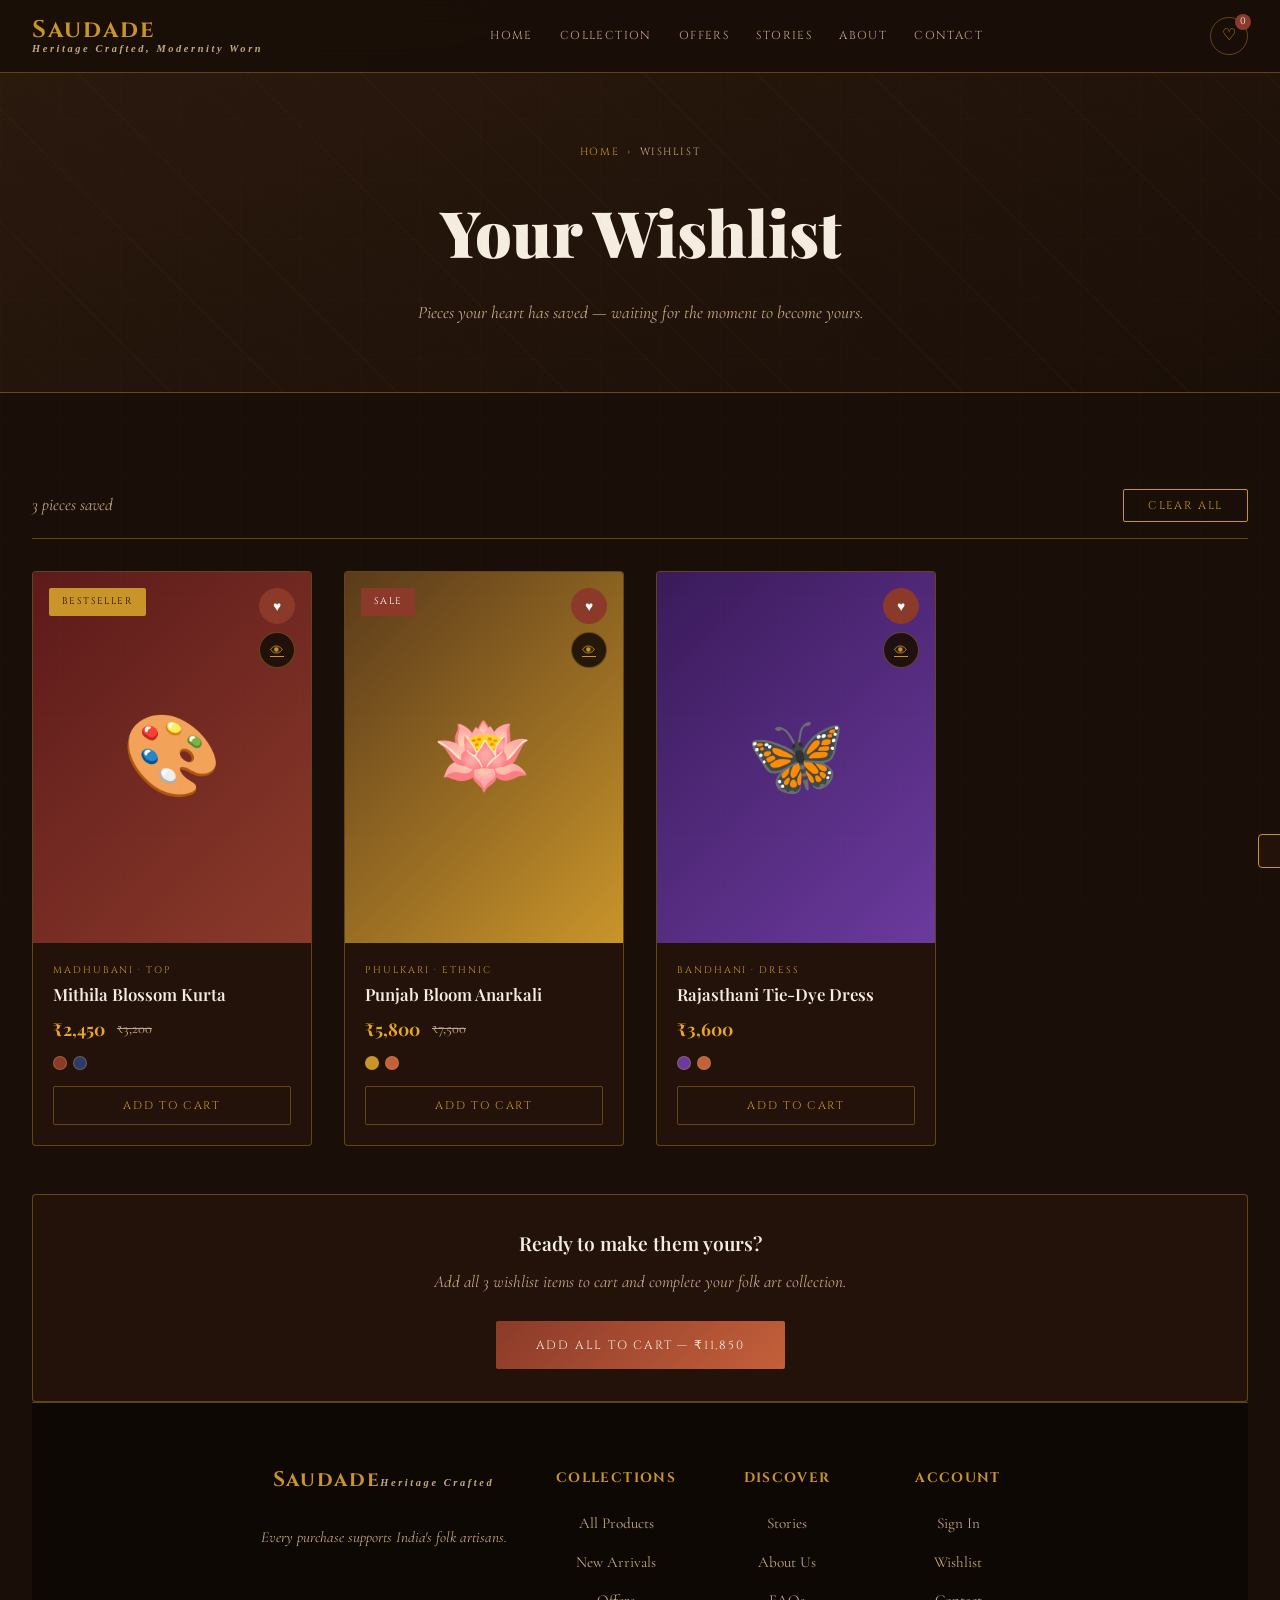
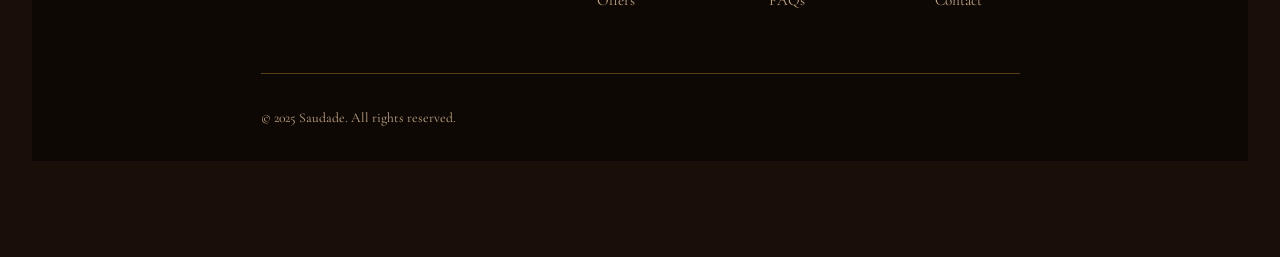
<file: wishlist.html>
<!DOCTYPE html>
<html lang="en">

<head>
<title>Wishlist — Saudade</title>
<link rel="preconnect" href="https://fonts.googleapis.com">
<link href="https://fonts.googleapis.com/css2?family=Playfair+Display:ital,wght@0,400;0,600;0,700;0,900;1,400;1,700&family=Cormorant+Garamond:ital,wght@0,300;0,400;0,600;1,300;1,400&family=IM+Fell+English:ital@0;1&family=Cinzel:wght@400;600;700&display=swap" rel="stylesheet">
<link rel="stylesheet" href="css/style.css">

<header>
  <div class="nav-inner">
    <a href="index.html" class="logo">Saudade<span>Heritage Crafted, Modernity Worn</span></a>
    <nav>
      <a href="index.html">Home</a>
      <a href="products.html">Collection</a>
      <a href="offers.html">Offers</a>
      <a href="stories.html">Stories</a>
      <a href="about.html">About</a>
      <a href="contact.html">Contact</a>
    </nav>
    <div class="nav-actions">
      <a href="wishlist.html" class="nav-icon">♡<span class="badge wishlist-badge">0</span></a>
      <button class="menu-toggle">☰</button>
    </div>
  </div>
</header>
</head>

<body>
<div class="page-hero">
  <div class="breadcrumb"><a href="index.html">Home</a><span>›</span><span>Wishlist</span></div>
  <h1>Your Wishlist</h1>
  <p>Pieces your heart has saved — waiting for the moment to become yours.</p>
</div>

<section class="section">
  <div class="section-inner">
    <!-- Wishlist display -->
    <div id="wishlistDisplay">
      <!-- Pre-saved demo items -->
      <div style="display:flex;justify-content:space-between;align-items:center;margin-bottom:2rem;padding-bottom:1rem;border-bottom:1px solid var(--border-gold);">
        <span style="color:var(--text-muted);font-style:italic;" id="wishlistCount">3 pieces saved</span>
        <button onclick="clearWishlistDisplay()" class="btn-outline" style="padding:0.5rem 1.5rem;font-size:0.7rem;">Clear All</button>
      </div>
      <div class="wishlist-grid" id="wishlistGrid">
        <div class="product-card">
          <div class="product-image">
            <div class="product-img-bg" style="background:linear-gradient(135deg,#5c1a1a,#8b3a2a);">
              <div class="product-art">🎨</div>
            </div>
            <div class="product-badge badge-bestseller">Bestseller</div>
            <div class="product-actions" style="opacity:1;transform:none;">
              <button class="product-action-btn wishlisted" onclick="removeWishItem(this,'w001')">♥</button>
              <a href="product-detail.html" class="product-action-btn">👁</a>
            </div>
          </div>
          <div class="product-info">
            <div class="product-tag">Madhubani · Top</div>
            <div class="product-name">Mithila Blossom Kurta</div>
            <div class="product-price"><span class="price-current">₹2,450</span><span class="price-original">₹3,200</span></div>
            <div class="product-colors">
              <div class="color-dot" style="background:#8b3a2a;"></div>
              <div class="color-dot" style="background:#2d3a6b;"></div>
            </div>
            <button class="add-to-cart">Add to Cart</button>
          </div>
        </div>

        <div class="product-card">
          <div class="product-image">
            <div class="product-img-bg" style="background:linear-gradient(135deg,#5a3a1a,#c9952a);">
              <div class="product-art">🪷</div>
            </div>
            <div class="product-badge badge-sale">Sale</div>
            <div class="product-actions" style="opacity:1;transform:none;">
              <button class="product-action-btn wishlisted" onclick="removeWishItem(this,'w002')">♥</button>
              <a href="product-detail.html" class="product-action-btn">👁</a>
            </div>
          </div>
          <div class="product-info">
            <div class="product-tag">Phulkari · Ethnic</div>
            <div class="product-name">Punjab Bloom Anarkali</div>
            <div class="product-price"><span class="price-current">₹5,800</span><span class="price-original">₹7,500</span></div>
            <div class="product-colors">
              <div class="color-dot" style="background:#c9952a;"></div>
              <div class="color-dot" style="background:#c4603a;"></div>
            </div>
            <button class="add-to-cart">Add to Cart</button>
          </div>
        </div>

        <div class="product-card">
          <div class="product-image">
            <div class="product-img-bg" style="background:linear-gradient(135deg,#3a1a5a,#6b3a9e);">
              <div class="product-art">🦋</div>
            </div>
            <div class="product-actions" style="opacity:1;transform:none;">
              <button class="product-action-btn wishlisted" onclick="removeWishItem(this,'w003')">♥</button>
              <a href="product-detail.html" class="product-action-btn">👁</a>
            </div>
          </div>
          <div class="product-info">
            <div class="product-tag">Bandhani · Dress</div>
            <div class="product-name">Rajasthani Tie-Dye Dress</div>
            <div class="product-price"><span class="price-current">₹3,600</span></div>
            <div class="product-colors">
              <div class="color-dot" style="background:#6b3a9e;"></div>
              <div class="color-dot" style="background:#c4603a;"></div>
            </div>
            <button class="add-to-cart">Add to Cart</button>
          </div>
        </div>
      </div>

      <!-- Add all to cart -->
      <div style="margin-top:3rem;text-align:center;padding:2rem;background:var(--bg-card);border:1px solid var(--border-gold);border-radius:4px;">
        <h3 style="margin-bottom:0.5rem;font-size:1.2rem;">Ready to make them yours?</h3>
        <p style="color:var(--text-muted);font-style:italic;margin-bottom:1.5rem;">Add all 3 wishlist items to cart and complete your folk art collection.</p>
        <button class="btn-primary" onclick="showToast('<span>✓</span> All items added to cart!')"><span>Add All to Cart — ₹11,850</span></button>
      </div>
    </div>
         

<footer>
  <div class="footer-inner">
    <div class="footer-grid">
      <div class="footer-brand"><a href="index.html" class="logo">Saudade<span>Heritage Crafted</span></a><p style="margin-top:1rem;">Every purchase supports India's folk artisans.</p></div>
      <div class="footer-col"><h4>Collections</h4><ul><li><a href="products.html">All Products</a></li><li><a href="new-arrivals.html">New Arrivals</a></li><li><a href="offers.html">Offers</a></li></ul></div>
      <div class="footer-col"><h4>Discover</h4><ul><li><a href="stories.html">Stories</a></li><li><a href="about.html">About Us</a></li><li><a href="faqs.html">FAQs</a></li></ul></div>
      <div class="footer-col"><h4>Account</h4><ul><li><a href="account.html">Sign In</a></li><li><a href="wishlist.html">Wishlist</a></li><li><a href="contact.html">Contact</a></li></ul></div>
    </div>
    <div class="footer-bottom"><p>© 2025 Saudade. All rights reserved.</p></div>
  </div>
</footer>

<div class="toast"></div>
<div class="page-bg-pattern"></div>
</body>
<script src="js/main.js"></script>
<script>
function removeWishItem(btn, id) {
  const card = btn.closest('.product-card');
  card.style.transition = 'all 0.4s ease';
  card.style.opacity = '0';
  card.style.transform = 'scale(0.9)';
  setTimeout(() => {
    card.remove();
    const remaining = document.querySelectorAll('#wishlistGrid .product-card').length;
    const countEl = document.getElementById('wishlistCount');
    if (countEl) countEl.textContent = remaining + ' piece' + (remaining !== 1 ? 's' : '') + ' saved';
    if (remaining === 0) {
      document.getElementById('wishlistDisplay').innerHTML = `
        <div class="wishlist-empty">
          <div class="wishlist-empty-icon">♡</div>
          <h2>Your Wishlist is Empty</h2>
          <p>Save pieces that speak to your soul</p>
          <a href="products.html" class="btn-primary" style="margin-top:1.5rem;display:inline-block;"><span>Explore Collection</span></a>
        </div>`;
    }
  }, 400);
  showToast('Removed from Wishlist');
}
function clearWishlistDisplay() {
  document.querySelectorAll('#wishlistGrid .product-card').forEach((card, i) => {
    setTimeout(() => {
      card.style.transition = 'all 0.3s ease';
      card.style.opacity = '0';
      setTimeout(() => card.remove(), 300);
    }, i * 100);
  });
  setTimeout(() => {
    document.getElementById('wishlistDisplay').innerHTML = `
      <div class="wishlist-empty">
        <div class="wishlist-empty-icon">♡</div>
        <h2>Your Wishlist is Empty</h2>
        <p>Save pieces that speak to your soul</p>
        <a href="products.html" class="btn-primary" style="margin-top:1.5rem;display:inline-block;"><span>Explore Collection</span></a>
      </div>`;
  }, 600);
}
</script>
</html>
</file>
<file: css/style.css>
@import url('https://fonts.googleapis.com/css2?family=Playfair+Display:ital,wght@0,400;0,600;0,700;0,900;1,400;1,700&family=Cormorant+Garamond:ital,wght@0,300;0,400;0,600;1,300;1,400&family=IM+Fell+English:ital@0;1&family=Cinzel:wght@400;600;700&display=swap');

:root {
  --bg-primary: #1a0f08;
  --bg-secondary: #2c1a0e;
  --bg-card: #221209;
  --bg-light: #f5ede0;
  --bg-cream: #faf4eb;
  --accent-gold: #c9952a;
  --accent-amber: #e8a825;
  --accent-rust: #8b3a2a;
  --accent-terracotta: #c4603a;
  --accent-ochre: #d4891a;
  --accent-sage: #6b7c5a;
  --accent-indigo: #2d3a6b;
  --text-light: #f5ede0;
  --text-muted: #c4a882;
  --text-dark: #1a0f08;
  --text-body: #3d2510;
  --border-gold: rgba(201, 149, 42, 0.4);
  --border-warm: rgba(196, 96, 58, 0.3);
  --shadow-warm: 0 8px 32px rgba(139, 58, 42, 0.2);
  --shadow-gold: 0 4px 20px rgba(201, 149, 42, 0.3);
  --font-display: 'Cinzel', serif;
  --font-heading: 'Playfair Display', serif;
  --font-body: 'Cormorant Garamond', serif;
  --font-accent: 'IM Fell English', serif;
  --transition: all 0.35s cubic-bezier(0.4, 0, 0.2, 1);
}

* { margin: 0; padding: 0; box-sizing: border-box; }

html { scroll-behavior: smooth; }

body {
  font-family: var(--font-body);
  background: var(--bg-primary);
  color: var(--text-light);
  font-size: 17px;
  line-height: 1.7;
  overflow-x: hidden;
}

body.light-page {
  background: var(--bg-cream);
  color: var(--text-dark);
}

/*
   SCROLLBAR
   */
::-webkit-scrollbar { width: 6px; }
::-webkit-scrollbar-track { background: var(--bg-primary); }
::-webkit-scrollbar-thumb { background: var(--accent-gold); border-radius: 3px; }

/* 
   NAVBAR
*/
header {
  position: fixed;
  top: 0; left: 0; right: 0;
  z-index: 1000;
  background: rgba(26, 15, 8, 0.96);
  backdrop-filter: blur(12px);
  border-bottom: 1px solid var(--border-gold);
  transition: var(--transition);
}

header.scrolled {
  background: rgba(26, 15, 8, 0.99);
  box-shadow: 0 2px 30px rgba(0,0,0,0.5);
}

.nav-inner {
  max-width: 1400px;
  margin: 0 auto;
  padding: 0 2rem;
  display: flex;
  align-items: center;
  justify-content: space-between;
  height: 72px;
}

.logo {
  font-family: var(--font-display);
  font-size: 1.5rem;
  font-weight: 700;
  color: var(--accent-gold);
  text-decoration: none;
  letter-spacing: 0.08em;
  display: flex;
  flex-direction: column;
  line-height: 1.1;
}

.logo span {
  font-family: var(--font-accent);
  font-size: 0.65rem;
  color: var(--text-muted);
  letter-spacing: 0.25em;
  font-style: italic;
}

nav { display: flex; align-items: center; gap: 0.2rem; }

nav a {
  font-family: var(--font-display);
  font-size: 0.72rem;
  letter-spacing: 0.12em;
  color: var(--text-muted);
  text-decoration: none;
  padding: 0.4rem 0.75rem;
  border-radius: 2px;
  transition: var(--transition);
  text-transform: uppercase;
  position: relative;
}

nav a::after {
  content: '';
  position: absolute;
  bottom: 0; left: 50%; right: 50%;
  height: 1px;
  background: var(--accent-gold);
  transition: var(--transition);
}

nav a:hover { color: var(--accent-gold); }
nav a:hover::after { left: 0.75rem; right: 0.75rem; }
nav a.active { color: var(--accent-amber); }

.nav-actions { display: flex; align-items: center; gap: 0.8rem; }

.nav-icon {
  width: 38px; height: 38px;
  border: 1px solid var(--border-gold);
  border-radius: 50%;
  display: flex; align-items: center; justify-content: center;
  color: var(--accent-gold);
  cursor: pointer;
  font-size: 1rem;
  transition: var(--transition);
  text-decoration: none;
  position: relative;
}

.nav-icon:hover {
  background: var(--accent-gold);
  color: var(--bg-primary);
  border-color: var(--accent-gold);
}

.nav-icon .badge {
  position: absolute;
  top: -4px; right: -4px;
  width: 16px; height: 16px;
  background: var(--accent-rust);
  border-radius: 50%;
  font-size: 0.6rem;
  display: flex; align-items: center; justify-content: center;
  font-family: var(--font-display);
  color: white;
}

.menu-toggle {
  display: none;
  background: none;
  border: 1px solid var(--border-gold);
  color: var(--accent-gold);
  width: 38px; height: 38px;
  border-radius: 4px;
  cursor: pointer;
  font-size: 1.1rem;
}

/*
   HERO
*/
.hero {
  min-height: 100vh;
  position: relative;
  display: flex;
  align-items: center;
  overflow: hidden;
}

.hero-bg {
  position: absolute;
  inset: 0;
  background: 
    radial-gradient(ellipse at 20% 50%, rgba(139, 58, 42, 0.4) 0%, transparent 60%),
    radial-gradient(ellipse at 80% 20%, rgba(201, 149, 42, 0.2) 0%, transparent 50%),
    radial-gradient(ellipse at 60% 80%, rgba(45, 58, 107, 0.3) 0%, transparent 50%),
    var(--bg-primary);
}


.hero-content {
  position: relative;
  z-index: 2;
  max-width: 1400px;
  margin: 0 auto;
  padding: 0 2rem;
  display: grid;
  grid-template-columns: 1fr 1fr;
  gap: 4rem;
  align-items: center;
  width: 100%;
}

.hero-text { padding-top: 4rem; }


.hero-eyebrow::before, .hero-eyebrow::after {
  content: '';
  height: 1px;
  width: 40px;
  background: var(--accent-gold);
}

.hero h1 {
  font-family: var(--font-heading);
  font-size: clamp(2.8rem, 5vw, 5rem);
  font-weight: 900;
  line-height: 1.05;
  margin-bottom: 1.5rem;
  color: var(--text-light);
}

.hero h1 em {
  font-style: italic;
  color: var(--accent-amber);
}

.hero-desc {
  font-family: var(--font-body);
  font-size: 1.2rem;
  color: var(--text-muted);
  margin-bottom: 2.5rem;
  max-width: 480px;
  font-style: italic;
}

.hero-card {
  position: relative; /* already set */
}

.hero-card img {
  position: absolute;
  inset: 0;
  width: 100%;
  height: 100%;
  object-fit: cover;
  object-position: center top;
  opacity: 0.85;
  z-index: 0;
}

.hero-card-overlay {
  position: absolute;
  inset: 0;
  background: linear-gradient(to top, rgba(20,8,4,0.85) 0%, rgba(20,8,4,0.2) 50%, transparent 100%);
  z-index: 1;
}

.card-label,
.card-title {
  position: relative;
  z-index: 2;
}

.hero-actions { display: flex; gap: 1rem; flex-wrap: wrap; }

.btn-primary {
  font-family: var(--font-display);
  font-size: 0.75rem;
  letter-spacing: 0.15em;
  text-transform: uppercase;
  padding: 1rem 2.5rem;
  background: linear-gradient(135deg, var(--accent-rust), var(--accent-terracotta));
  color: var(--text-light);
  border: none;
  border-radius: 2px;
  cursor: pointer;
  text-decoration: none;
  transition: var(--transition);
  display: inline-block;
  position: relative;
  overflow: hidden;
}

.btn-primary::before {
  content: '';
  position: absolute;
  inset: 0;
  background: linear-gradient(135deg, var(--accent-amber), var(--accent-gold));
  opacity: 0;
  transition: var(--transition);
}

.btn-primary:hover::before { opacity: 1; }
.btn-primary span { position: relative; z-index: 1; }

.btn-outline {
  font-family: var(--font-display);
  font-size: 0.75rem;
  letter-spacing: 0.15em;
  text-transform: uppercase;
  padding: 1rem 2.5rem;
  background: transparent;
  color: var(--accent-gold);
  border: 1px solid var(--accent-gold);
  border-radius: 2px;
  cursor: pointer;
  text-decoration: none;
  transition: var(--transition);
  display: inline-block;
}

.btn-outline:hover {
  background: var(--accent-gold);
  color: var(--bg-primary);
}

.hero-visual {
  position: relative;
  height: 600px;
  display: flex;
  align-items: center;
  justify-content: center;
}

.hero-card-stack {
  position: relative;
  width: 340px;
  height: 480px;
}

.hero-card {
  position: absolute;
  width: 280px;
  height: 380px;
  border-radius: 4px;
  overflow: hidden;
  border: 1px solid var(--border-gold);
}

.hero-card-1 {
  top: 0; left: 0;
  background: linear-gradient(135deg, #8b3a2a, #c4603a);
  transform: rotate(-6deg);
  animation: float1 6s ease-in-out infinite;
}

.hero-card-2 {
  top: 40px; left: 40px;
  background: linear-gradient(135deg, #2d3a6b, #4a5a9e);
  transform: rotate(2deg);
  animation: float2 7s ease-in-out infinite;
}

.hero-card-3 {
  top: 80px; left: 20px;
  background: linear-gradient(135deg, #5a7a3a, #8aac5e);
  transform: rotate(-2deg);
  animation: float3 5s ease-in-out infinite;
}

@keyframes float1 {
  0%, 100% { transform: rotate(-6deg) translateY(0); }
  50% { transform: rotate(-6deg) translateY(-12px); }
}
@keyframes float2 {
  0%, 100% { transform: rotate(2deg) translateY(0); }
  50% { transform: rotate(2deg) translateY(-8px); }
}
@keyframes float3 {
  0%, 100% { transform: rotate(-2deg) translateY(0); }
  50% { transform: rotate(-2deg) translateY(-15px); }
}

.hero-card-inner {
  width: 100%;
  height: 100%;
  display: flex;
  flex-direction: column;
  align-items: center;
  justify-content: center;
  padding: 2rem;
  position: relative;
}

.card-art-pattern {
  position: absolute;
  inset: 0;
  opacity: 0.15;
  background-image: repeating-linear-gradient(
    45deg,
    rgba(255,255,255,0.5) 0px,
    rgba(255,255,255,0.5) 2px,
    transparent 2px,
    transparent 20px
  );
}

.card-label {
  font-family: var(--font-display);
  font-size: 0.65rem;
  letter-spacing: 0.2em;
  color: rgba(255,255,255,0.8);
  text-transform: uppercase;
  z-index: 1;
}

.card-title {
  font-family: var(--font-heading);
  font-size: 1.4rem;
  font-weight: 700;
  color: white;
  text-align: center;
  z-index: 1;
  margin: 0.5rem 0;
}

/*
   SECTIONS GENERAL
*/
.section { padding: 6rem 2rem; }
.section-inner { max-width: 1400px; margin: 0 auto; }

.section-header {
  text-align: center;
  margin-bottom: 4rem;
}

.section-eyebrow {
  font-family: var(--font-display);
  font-size: 0.7rem;
  letter-spacing: 0.3em;
  color: var(--accent-gold);
  text-transform: uppercase;
  margin-bottom: 0.8rem;
  display: flex;
  align-items: center;
  justify-content: center;
  gap: 1rem;
}

.section-eyebrow::before, .section-eyebrow::after {
  content: '';
  width: 40px;
  height: 1px;
  background: var(--accent-gold);
}

h2 {
  font-family: var(--font-heading);
  font-size: clamp(2rem, 3.5vw, 3rem);
  font-weight: 700;
  color: var(--text-light);
  margin-bottom: 1rem;
}

.light-page h2 { color: var(--text-dark); }

h3 {
  font-family: var(--font-heading);
  font-size: 1.4rem;
  font-weight: 600;
  color: var(--text-light);
}

h4 {
  font-family: var(--font-display);
  font-size: 0.85rem;
  letter-spacing: 0.1em;
  text-transform: uppercase;
  color: var(--accent-gold);
}

/*
   CATEGORY GRID
*/
.category-grid {
  display: grid;
  grid-template-columns: repeat(3, 1fr);
  gap: 1.5rem;
}

.category-card {
  position: relative;
  aspect-ratio: 3/4;
  border-radius: 4px;
  overflow: hidden;
  cursor: pointer;
  transition: var(--transition);
  border: 1px solid var(--border-gold);
}

.category-card:hover { transform: translateY(-6px); box-shadow: var(--shadow-warm); }

.cat-bg {
  position: absolute;
  inset: 0;
  transition: var(--transition);
}

.category-card:hover .cat-bg { transform: scale(1.05); }

.cat-tops { background: linear-gradient(160deg, #5c1a1a 0%, #8b3a2a 40%, #c4603a 100%); }
.cat-dresses { background: linear-gradient(160deg, #1a1a4a 0%, #2d3a6b 40%, #4a5a9e 100%); }
.cat-ethnic { background: linear-gradient(160deg, #1a3a1a 0%, #3a5a2a 40%, #6b8c4a 100%); }

.cat-pattern {
  position: absolute;
  inset: 0;
  opacity: 0.12;
  background-image: 
    repeating-radial-gradient(circle at 50% 50%, rgba(255,255,255,0.8) 0, rgba(255,255,255,0.8) 2px, transparent 2px, transparent 20px);
}

.cat-overlay {
  position: absolute;
  inset: 0;
  background: linear-gradient(to top, rgba(0,0,0,0.8) 0%, transparent 60%);
  display: flex;
  flex-direction: column;
  justify-content: flex-end;
  padding: 2rem;
}

.cat-icon {
  font-size: 2.5rem;
  margin-bottom: 0.5rem;
}

.cat-overlay h3 {
  font-size: 1.8rem;
  color: white;
  margin-bottom: 0.25rem;
}

.cat-overlay p {
  font-size: 0.9rem;
  color: rgba(255,255,255,0.7);
  font-style: italic;
}

.cat-arrow {
  position: absolute;
  top: 1.5rem; right: 1.5rem;
  width: 36px; height: 36px;
  border: 1px solid rgba(255,255,255,0.4);
  border-radius: 50%;
  display: flex; align-items: center; justify-content: center;
  color: white;
  font-size: 0.8rem;
  transition: var(--transition);
}

.category-card:hover .cat-arrow {
  background: var(--accent-gold);
  border-color: var(--accent-gold);
}

/*
   PRODUCT CARDS
*/
.products-grid {
  display:flex;
  grid-template-columns: repeat(auto-fill, minmax(280px, 1fr));
  gap: 2rem;
}

.product-card {
  background: var(--bg-card);
  border: 1px solid var(--border-gold);
  border-radius: 4px;
  overflow: hidden;
  transition: var(--transition);
  cursor: pointer;
  position: relative;
}

.product-card:hover { transform: translateY(-4px); box-shadow: var(--shadow-warm); }

.product-image {
  aspect-ratio: 3/4;
  position: relative;
  overflow: hidden;
}

.product-img-bg {
  width: 100%;
  height: 100%;
  transition: transform 0.5s ease;
  display: flex;
  align-items: center;
  justify-content: center;
}

.product-card:hover .product-img-bg { transform: scale(1.04); }

.product-art {
  width: 100%;
  height: 100%;
  display: flex;
  align-items: center;
  justify-content: center;
  font-size: 5rem;
  position: relative;
}

.product-badge {
  position: absolute;
  top: 1rem; left: 1rem;
  font-family: var(--font-display);
  font-size: 0.6rem;
  letter-spacing: 0.15em;
  padding: 0.35rem 0.8rem;
  border-radius: 2px;
  text-transform: uppercase;
  z-index: 2;
}

.badge-new { background: var(--accent-indigo); color: white; }
.badge-sale { background: var(--accent-rust); color: white; }
.badge-bestseller { background: var(--accent-gold); color: var(--bg-primary); }

.product-actions {
  position: absolute;
  top: 1rem; right: 1rem;
  display: flex;
  flex-direction: column;
  gap: 0.5rem;
  opacity: 0;
  transform: translateX(10px);
  transition: var(--transition);
}

.product-card:hover .product-actions {
  opacity: 1;
  transform: translateX(0);
}

.product-action-btn {
  width: 36px; height: 36px;
  background: rgba(26, 15, 8, 0.9);
  border: 1px solid var(--border-gold);
  border-radius: 50%;
  color: var(--accent-gold);
  display: flex; align-items: center; justify-content: center;
  cursor: pointer;
  font-size: 0.85rem;
  transition: var(--transition);
}

.product-action-btn:hover { background: var(--accent-gold); color: var(--bg-primary); }
.product-action-btn.wishlisted { background: var(--accent-rust); border-color: var(--accent-rust); color: white; }

.product-info { padding: 1.25rem; }

.product-tag {
  font-family: var(--font-display);
  font-size: 0.6rem;
  letter-spacing: 0.2em;
  color: var(--accent-gold);
  text-transform: uppercase;
  margin-bottom: 0.3rem;
}

.product-name {
  font-family: var(--font-heading);
  font-size: 1.05rem;
  font-weight: 600;
  color: var(--text-light);
  margin-bottom: 0.5rem;
  line-height: 1.3;
}

.product-price {
  display: flex;
  align-items: center;
  gap: 0.75rem;
}

.price-current {
  font-family: var(--font-heading);
  font-size: 1.1rem;
  font-weight: 700;
  color: var(--accent-amber);
}

.price-original {
  font-size: 0.9rem;
  color: var(--text-muted);
  text-decoration: line-through;
}

.product-colors {
  display: flex;
  gap: 0.4rem;
  margin-top: 0.75rem;
}

.color-dot {
  width: 14px; height: 14px;
  border-radius: 50%;
  border: 1px solid var(--border-gold);
  cursor: pointer;
  transition: var(--transition);
}

.color-dot:hover { transform: scale(1.3); }

.add-to-cart {
  width: 100%;
  margin-top: 1rem;
  padding: 0.7rem;
  background: transparent;
  border: 1px solid var(--border-gold);
  color: var(--accent-gold);
  font-family: var(--font-display);
  font-size: 0.7rem;
  letter-spacing: 0.15em;
  text-transform: uppercase;
  cursor: pointer;
  transition: var(--transition);
  border-radius: 2px;
}

.add-to-cart:hover {
  background: var(--accent-gold);
  color: var(--bg-primary);
}

/*
   PRODUCT CARD IMAGE STYLES
*/

.product-img-bg {
  position: relative;
  overflow: hidden;
}

.product-img-bg img ~ .product-art {
  display: none;
}

.product-card:hover .product-img-bg img {
  transform: scale(1.06);
}

.product-img-bg img {
  display: block;
}
/* 
   MARQUEE
*/
.marquee-section {
  padding: 1.5rem 0;
  background: linear-gradient(135deg, var(--accent-rust), var(--accent-terracotta));
  overflow: hidden;
  border-top: 1px solid rgba(255,255,255,0.1);
  border-bottom: 1px solid rgba(255,255,255,0.1);
}

.marquee-track {
  display: flex;
  gap: 3rem;
  animation: marquee 25s linear infinite;
  white-space: nowrap;
}

.marquee-item {
  font-family: var(--font-display);
  font-size: 0.75rem;
  letter-spacing: 0.2em;
  text-transform: uppercase;
  color: rgba(255,255,255,0.9);
  display: flex;
  align-items: center;
  gap: 3rem;
  flex-shrink: 0;
}

.marquee-dot {
  width: 5px; height: 5px;
  background: rgba(255,255,255,0.6);
  border-radius: 50%;
}

@keyframes marquee {
  0% { transform: translateX(0); }
  100% { transform: translateX(-50%); }
}

/* 
   TESTIMONIALS
*/
.testimonials { background: var(--bg-secondary); }

.testimonials-grid {
  display: grid;
  grid-template-columns: repeat(3, 1fr);
  gap: 2rem;
}

.testimonial-card {
  background: var(--bg-card);
  border: 1px solid var(--border-gold);
  border-radius: 4px;
  padding: 2rem;
  position: relative;
}

.testimonial-card::before {
  content: '\201C';
  position: absolute;
  top: 1rem; left: 1.5rem;
  font-family: var(--font-heading);
  font-size: 4rem;
  color: var(--accent-gold);
  opacity: 0.3;
  line-height: 1;
}

.stars { color: var(--accent-amber); font-size: 0.9rem; margin-bottom: 0.75rem; }
.testimonial-text { font-style: italic; color: var(--text-muted); margin-bottom: 1.25rem; font-size: 1rem; }
.testimonial-author h4 { color: var(--text-light); font-family: var(--font-heading); font-size: 0.95rem; text-transform: none; letter-spacing: 0; }
.testimonial-author p { font-size: 0.85rem; color: var(--accent-gold); }

/*
   NEWSLETTER
*/
.newsletter {
  background: linear-gradient(135deg, var(--accent-indigo) 0%, #1a1a4a 100%);
  border-top: 1px solid rgba(201, 149, 42, 0.2);
  border-bottom: 1px solid rgba(201, 149, 42, 0.2);
}

.newsletter-inner {
  max-width: 600px;
  margin: 0 auto;
  text-align: center;
}

.newsletter h2 { font-size: 2.2rem; margin-bottom: 0.5rem; }
.newsletter p { color: var(--text-muted); margin-bottom: 2rem; font-style: italic; }

.newsletter-form {
  display: flex;
  gap: 0;
  border: 1px solid var(--accent-gold);
  border-radius: 2px;
  overflow: hidden;
}

.newsletter-form input {
  flex: 1;
  background: rgba(255,255,255,0.05);
  border: none;
  padding: 1rem 1.5rem;
  color: var(--text-light);
  font-family: var(--font-body);
  font-size: 1rem;
  outline: none;
}

.newsletter-form input::placeholder { color: var(--text-muted); }

.newsletter-form button {
  background: var(--accent-gold);
  border: none;
  padding: 1rem 2rem;
  color: var(--bg-primary);
  font-family: var(--font-display);
  font-size: 0.75rem;
  letter-spacing: 0.15em;
  text-transform: uppercase;
  cursor: pointer;
  transition: var(--transition);
  white-space: nowrap;
}

.newsletter-form button:hover { background: var(--accent-amber); }

/*
   FOOTER
*/
footer {
  background: #0e0804;
  border-top: 1px solid var(--border-gold);
  padding: 4rem 2rem 2rem;
  text-align: center;
  display: flex;
}

.footer-inner {
  max-width: 1400px;
  margin: 0 auto;
  text-align: center;
}

.footer-grid {
  display: grid;
  grid-template-columns: 2fr 1fr 1fr 1fr;
  gap: 3rem;
  margin-bottom: 3rem;
  text-align: center;
}

.footer-brand .logo { font-size: 1.3rem; margin-bottom: 1rem; display: inline-block; }
.footer-brand p { color: var(--text-muted); font-size: 0.95rem; line-height: 1.8; max-width: 280px; font-style: italic; }

.footer-col h4 { margin-bottom: 1.2rem; }

.footer-col ul { list-style: none; }
.footer-col ul li { margin-bottom: 0.6rem; }
.footer-col ul li a {
  color: var(--text-muted);
  text-decoration: none;
  font-size: 0.95rem;
  transition: var(--transition);
}
.footer-col ul li a:hover { color: var(--accent-gold); }

.footer-social { display: flex; gap: 0.75rem; margin-top: 1.5rem; }
.social-btn {
  width: 36px; height: 36px;
  border: 1px solid var(--border-gold);
  border-radius: 50%;
  display: flex; align-items: center; justify-content: center;
  color: var(--text-muted);
  font-size: 0.9rem;
  cursor: pointer;
  transition: var(--transition);
  text-decoration: none;
}
.social-btn:hover { border-color: var(--accent-gold); color: var(--accent-gold); }

.footer-bottom {
  padding-top: 2rem;
  border-top: 1px solid var(--border-gold);
  display: flex;
  justify-content: space-between;
  align-items: center;
}

.footer-bottom p { color: var(--text-muted); font-size: 0.85rem; }

/*
   PAGE HERO (inner pages)
*/
.page-hero {
  padding: 9rem 2rem 4rem;
  text-align: center;
  background: linear-gradient(160deg, var(--bg-secondary) 0%, var(--bg-primary) 100%);
  border-bottom: 1px solid var(--border-gold);
  position: relative;
  overflow: hidden;
}

.page-hero::before {
  content: '';
  position: absolute;
  inset: 0;
  opacity: 0.03;
  background-image: repeating-linear-gradient(45deg, var(--accent-gold) 0, var(--accent-gold) 1px, transparent 0, transparent 40px);
}

.page-hero h1 {
  font-family: var(--font-heading);
  font-size: clamp(2.5rem, 5vw, 4rem);
  font-weight: 900;
  color: var(--text-light);
  margin-bottom: 0.75rem;
}

.page-hero p {
  color: var(--text-muted);
  font-style: italic;
  font-size: 1.1rem;
  max-width: 500px;
  margin: 0 auto;
}

.breadcrumb {
  display: flex;
  align-items: center;
  justify-content: center;
  gap: 0.5rem;
  margin-bottom: 1rem;
  font-family: var(--font-display);
  font-size: 0.65rem;
  letter-spacing: 0.15em;
  text-transform: uppercase;
  color: var(--text-muted);
}

.breadcrumb a { color: var(--accent-gold); text-decoration: none; }
.breadcrumb span { color: var(--text-muted); }


/* 
   FORMS (Account, Contact)
*/
.form-container {
  max-width: 520px;
  margin: 0 auto;
  background: var(--bg-card);
  border: 1px solid var(--border-gold);
  border-radius: 4px;
  padding: 3rem;
}

.form-tabs {
  display: flex;
  gap: 0;
  margin-bottom: 2.5rem;
  border: 1px solid var(--border-gold);
  border-radius: 2px;
  overflow: hidden;
}

.form-tab {
  flex: 1;
  padding: 0.75rem;
  background: transparent;
  border: none;
  color: var(--text-muted);
  font-family: var(--font-display);
  font-size: 0.72rem;
  letter-spacing: 0.15em;
  text-transform: uppercase;
  cursor: pointer;
  transition: var(--transition);
}

.form-tab.active {
  background: var(--accent-gold);
  color: var(--bg-primary);
}

.form-group { margin-bottom: 1.5rem; }

.form-group label {
  display: block;
  font-family: var(--font-display);
  font-size: 0.65rem;
  letter-spacing: 0.2em;
  text-transform: uppercase;
  color: var(--accent-gold);
  margin-bottom: 0.5rem;
}

.form-group input,
.form-group textarea,
.form-group select {
  width: 100%;
  background: rgba(255,255,255,0.04);
  border: 1px solid var(--border-gold);
  border-radius: 2px;
  padding: 0.85rem 1.2rem;
  color: var(--text-light);
  font-family: var(--font-body);
  font-size: 1rem;
  outline: none;
  transition: var(--transition);
}

.form-group input:focus,
.form-group textarea:focus {
  border-color: var(--accent-gold);
  background: rgba(201, 149, 42, 0.06);
}

.form-group textarea { min-height: 120px; resize: vertical; }

.form-group input::placeholder,
.form-group textarea::placeholder { color: var(--text-muted); }

.form-hint { font-size: 0.85rem; color: var(--text-muted); margin-top: 0.3rem; font-style: italic; }

.form-divider {
  text-align: center;
  margin: 1.5rem 0;
  position: relative;
  color: var(--text-muted);
  font-style: italic;
  font-size: 0.9rem;
}

.form-divider::before {
  content: '';
  position: absolute;
  top: 50%; left: 0; right: 0;
  height: 1px;
  background: var(--border-gold);
}

.form-divider span {
  background: var(--bg-card);
  padding: 0 1rem;
  position: relative;
}

.submit-btn {
  width: 100%;
  padding: 1rem;
  background: linear-gradient(135deg, var(--accent-rust), var(--accent-terracotta));
  border: none;
  border-radius: 2px;
  color: white;
  font-family: var(--font-display);
  font-size: 0.78rem;
  letter-spacing: 0.2em;
  text-transform: uppercase;
  cursor: pointer;
  transition: var(--transition);
  margin-top: 0.5rem;
}

.submit-btn:hover { background: linear-gradient(135deg, var(--accent-amber), var(--accent-gold)); color: var(--bg-primary); }

/*
   ABOUT
*/
.about-story {
  display: grid;
  grid-template-columns: 1fr 1fr;
  gap: 5rem;
  align-items: center;
}

.about-visual {
  position: relative;
  height: 500px;
}

.about-img-1, .about-img-2 {
  position: absolute;
  border-radius: 4px;
  border: 2px solid var(--accent-gold);
}

.about-img-1 {
  width: 280px; height: 360px;
  top: 0; left: 0;
  background: linear-gradient(135deg, var(--accent-rust) 0%, var(--accent-terracotta) 100%);
  display: flex; align-items: center; justify-content: center;
  font-size: 5rem;
}

.about-img-2 {
  width: 240px; height: 300px;
  bottom: 0; right: 0;
  background: linear-gradient(135deg, var(--accent-indigo) 0%, #3a4a8e 100%);
  display: flex; align-items: center; justify-content: center;
  font-size: 4rem;
}

.about-stats {
  display: grid;
  grid-template-columns: repeat(3, 1fr);
  gap: 2rem;
  margin-top: 3rem;
  padding-top: 3rem;
  border-top: 1px solid var(--border-gold);
}

.stat h2 {
  font-size: 2.5rem;
  color: var(--accent-amber);
  margin-bottom: 0.25rem;
}

.stat p { color: var(--text-muted); font-size: 0.9rem; font-style: italic; }

.values-grid {
  display: grid;
  grid-template-columns: repeat(3, 1fr);
  gap: 2rem;
  margin-top: 2rem;
}

.value-card {
  background: var(--bg-card);
  border: 1px solid var(--border-gold);
  border-radius: 4px;
  padding: 2rem;
  text-align: center;
  transition: var(--transition);
}

.value-card:hover { transform: translateY(-4px); border-color: var(--accent-gold); }

.value-icon { font-size: 2.5rem; margin-bottom: 1rem; }
.value-card h3 { font-size: 1.1rem; margin-bottom: 0.5rem; }
.value-card p { color: var(--text-muted); font-size: 0.95rem; font-style: italic; }


/*
   CONTACT
 */
.contact-layout {
  display: grid;
  grid-template-columns: 1fr 1.5fr;
  gap: 4rem;
  align-items: start;
}

.contact-info h2 { text-align: left; }

.contact-cards { margin-top: 2rem; }

.contact-card {
  display: flex;
  gap: 1rem;
  padding: 1.5rem;
  background: var(--bg-card);
  border: 1px solid var(--border-gold);
  border-radius: 4px;
  margin-bottom: 1rem;
  transition: var(--transition);
}

.contact-card:hover { border-color: var(--accent-gold); }

.contact-card-icon {
  width: 44px; height: 44px;
  background: rgba(201, 149, 42, 0.1);
  border: 1px solid var(--border-gold);
  border-radius: 50%;
  display: flex; align-items: center; justify-content: center;
  font-size: 1.1rem;
  flex-shrink: 0;
}

.contact-card h4 { margin-bottom: 0.25rem; }
.contact-card p { color: var(--text-muted); font-size: 0.95rem; }

/*
   FAQ
*/
.faq-list { max-width: 800px; margin: 0 auto; }

.faq-item {
  border: 1px solid var(--border-gold);
  border-radius: 4px;
  margin-bottom: 1rem;
  overflow: hidden;
  transition: var(--transition);
}

.faq-item:hover { border-color: var(--accent-gold); }

.faq-question {
  padding: 1.5rem;
  display: flex;
  justify-content: space-between;
  align-items: center;
  cursor: pointer;
  background: var(--bg-card);
  transition: var(--transition);
}

.faq-question h3 { font-size: 1.05rem; font-weight: 600; }
.faq-question:hover h3 { color: var(--accent-gold); }

.faq-icon {
  width: 28px; height: 28px;
  border: 1px solid var(--border-gold);
  border-radius: 50%;
  display: flex; align-items: center; justify-content: center;
  color: var(--accent-gold);
  font-size: 1rem;
  transition: var(--transition);
  flex-shrink: 0;
}

.faq-item.open .faq-icon { transform: rotate(45deg); background: var(--accent-gold); color: var(--bg-primary); }

.faq-answer {
  max-height: 0;
  overflow: hidden;
  transition: max-height 0.4s ease;
}

.faq-item.open .faq-answer { max-height: 200px; }

.faq-answer-inner {
  padding: 1.5rem;
  color: var(--text-muted);
  font-style: italic;
  border-top: 1px solid var(--border-gold);
  line-height: 1.8;
}

/*
   STORIES
*/
.stories-grid {
  display: grid;
  grid-template-columns: repeat(3, 1fr);
  gap: 2rem;
}

.story-card {
  background: var(--bg-card);
  border: 1px solid var(--border-gold);
  border-radius: 4px;
  overflow: hidden;
  transition: var(--transition);
  cursor: pointer;
}

.story-card:hover { transform: translateY(-5px); box-shadow: var(--shadow-warm); }

.story-image {
  height: 220px;
  position: relative;
  overflow: hidden;
}

.story-img-bg {
  width: 100%; height: 100%;
  display: flex; align-items: center; justify-content: center;
  font-size: 4rem;
  transition: transform 0.5s ease;
}

.story-card:hover .story-img-bg { transform: scale(1.05); }

.story-region {
  position: absolute;
  top: 1rem; left: 1rem;
  font-family: var(--font-display);
  font-size: 0.6rem;
  letter-spacing: 0.2em;
  text-transform: uppercase;
  background: rgba(201, 149, 42, 0.85);
  color: var(--bg-primary);
  padding: 0.3rem 0.8rem;
  border-radius: 2px;
}

.story-content { padding: 1.5rem; }
.story-tag { font-family: var(--font-display); font-size: 0.6rem; letter-spacing: 0.2em; text-transform: uppercase; color: var(--accent-gold); margin-bottom: 0.5rem; }
.story-content h3 { font-size: 1.2rem; margin-bottom: 0.5rem; line-height: 1.3; }
.story-content p { color: var(--text-muted); font-size: 0.95rem; font-style: italic; line-height: 1.6; margin-bottom: 1rem; }

.story-footer {
  display: flex;
  justify-content: space-between;
  align-items: center;
  padding-top: 1rem;
  border-top: 1px solid var(--border-gold);
}

.story-meta { font-size: 0.8rem; color: var(--text-muted); }
.story-read-more { font-family: var(--font-display); font-size: 0.65rem; letter-spacing: 0.15em; text-transform: uppercase; color: var(--accent-gold); text-decoration: none; transition: var(--transition); }
.story-read-more:hover { color: var(--accent-amber); }

/*
   FEATURED STORY (Stories page)
*/
.featured-story {
  display: grid;
  grid-template-columns: 1fr 1fr;
  gap: 0;
  border: 1px solid var(--border-gold);
  border-radius: 4px;
  overflow: hidden;
  margin-bottom: 3rem;
}

.featured-story-img {
  height: 400px;
  background: linear-gradient(135deg, #5c1a1a, #c4603a);
  display: flex; align-items: center; justify-content: center;
  font-size: 7rem;
  position: relative;
}

.featured-story-content {
  background: var(--bg-card);
  padding: 3rem;
  display: flex;
  flex-direction: column;
  justify-content: center;
}

/*
   OFFERS PAGE
*/
.offers-banner {
  background: linear-gradient(135deg, var(--accent-rust) 0%, var(--accent-terracotta) 50%, var(--accent-amber) 100%);
  border-radius: 4px;
  padding: 3rem;
  text-align: center;
  margin-bottom: 3rem;
  position: relative;
  overflow: hidden;
}

.offers-banner::before {
  content: '';
  position: absolute;
  inset: 0;
  background: repeating-linear-gradient(45deg, rgba(255,255,255,0.05) 0, rgba(255,255,255,0.05) 1px, transparent 1px, transparent 20px);
}

.offers-banner h2 { color: white; font-size: 2.5rem; margin-bottom: 0.5rem; position: relative; }
.offers-banner p { color: rgba(255,255,255,0.85); position: relative; margin-bottom: 1.5rem; font-style: italic; }

.discount-badge {
  display: inline-block;
  font-family: var(--font-display);
  font-size: 4rem;
  font-weight: 700;
  color: white;
  line-height: 1;
  position: relative;
}

.offer-cards {
  display: grid;
  grid-template-columns: repeat(3, 1fr);
  gap: 1.5rem;
  margin-bottom: 3rem;
}

.offer-card {
  border-radius: 4px;
  overflow: hidden;
  border: 1px solid var(--border-gold);
  position: relative;
}

.offer-card-bg {
  height: 180px;
  display: flex; align-items: center; justify-content: center;
  font-size: 4rem;
  position: relative;
}

.offer-percent {
  position: absolute;
  top: 50%; right: 1.5rem;
  transform: translateY(-50%);
  font-family: var(--font-display);
  font-size: 2.5rem;
  font-weight: 700;
  color: white;
  text-shadow: 0 2px 8px rgba(0,0,0,0.4);
}

.offer-card-info {
  background: var(--bg-card);
  padding: 1.25rem;
}

.offer-card-info h3 { font-size: 1.1rem; margin-bottom: 0.25rem; }
.offer-card-info p { color: var(--text-muted); font-size: 0.9rem; font-style: italic; margin-bottom: 0.75rem; }

.offer-timer {
  display: flex;
  gap: 0.75rem;
  margin-bottom: 1rem;
  align-items: center;
}

.timer-block {
  text-align: center;
  background: rgba(201, 149, 42, 0.1);
  border: 1px solid var(--border-gold);
  border-radius: 2px;
  padding: 0.4rem 0.6rem;
  min-width: 44px;
}

.timer-block .time { font-family: var(--font-display); font-size: 1.1rem; font-weight: 700; color: var(--accent-amber); display: block; }
.timer-block .label { font-size: 0.55rem; letter-spacing: 0.1em; text-transform: uppercase; color: var(--text-muted); }
.timer-colon { color: var(--accent-gold); font-size: 1.1rem; font-weight: 700; }

/*
   WISHLIST
*/
.wishlist-grid {
  display: grid;
  grid-template-columns: repeat(auto-fill, minmax(260px, 1fr));
  gap: 2rem;
}

.wishlist-empty {
  text-align: center;
  padding: 5rem 2rem;
  color: var(--text-muted);
}

.wishlist-empty-icon { font-size: 4rem; margin-bottom: 1.5rem; }
.wishlist-empty h2 { font-size: 1.8rem; margin-bottom: 0.75rem; }
.wishlist-empty p { font-style: italic; margin-bottom: 2rem; }

/*
   PRODUCT DETAIL
*/
.product-detail-layout {
  display: grid;
  grid-template-columns: 1fr 1fr;
  gap: 5rem;
  align-items: start;
}

.product-gallery {
  position: sticky;
  top: 90px;
}

.gallery-main {
  aspect-ratio: 3/4;
  background: var(--bg-card);
  border: 1px solid var(--border-gold);
  border-radius: 4px;
  display: flex; align-items: center; justify-content: center;
  font-size: 8rem;
  margin-bottom: 1rem;
  overflow: hidden;
  position: relative;
}

.gallery-thumbs {
  display: grid;
  grid-template-columns: repeat(4, 1fr);
  gap: 0.75rem;
}

.gallery-thumb {
  aspect-ratio: 1;
  background: var(--bg-card);
  border: 1px solid var(--border-gold);
  border-radius: 2px;
  display: flex; align-items: center; justify-content: center;
  font-size: 1.8rem;
  cursor: pointer;
  transition: var(--transition);
}

.gallery-thumb:hover, .gallery-thumb.active {
  border-color: var(--accent-gold);
  background: rgba(201, 149, 42, 0.1);
}

.product-detail-info { padding-top: 1rem; }

.product-detail-tag {
  font-family: var(--font-display);
  font-size: 0.65rem;
  letter-spacing: 0.25em;
  text-transform: uppercase;
  color: var(--accent-gold);
  margin-bottom: 0.75rem;
}

.product-detail-name {
  font-family: var(--font-heading);
  font-size: 2.2rem;
  font-weight: 700;
  color: var(--text-light);
  line-height: 1.2;
  margin-bottom: 1rem;
}

.product-detail-rating {
  display: flex;
  align-items: center;
  gap: 1rem;
  margin-bottom: 1.5rem;
}

.product-detail-price {
  display: flex;
  align-items: baseline;
  gap: 1rem;
  margin-bottom: 2rem;
}

.detail-price-current {
  font-family: var(--font-heading);
  font-size: 2rem;
  font-weight: 700;
  color: var(--accent-amber);
}

.detail-price-original {
  font-size: 1.2rem;
  color: var(--text-muted);
  text-decoration: line-through;
}

.detail-price-save {
  font-family: var(--font-display);
  font-size: 0.7rem;
  background: var(--accent-rust);
  color: white;
  padding: 0.2rem 0.6rem;
  border-radius: 2px;
  letter-spacing: 0.1em;
}

.detail-section-label {
  font-family: var(--font-display);
  font-size: 0.65rem;
  letter-spacing: 0.2em;
  text-transform: uppercase;
  color: var(--text-muted);
  margin-bottom: 0.75rem;
}

.size-options { display: flex; gap: 0.5rem; flex-wrap: wrap; margin-bottom: 1.5rem; }

.detail-size-btn {
  padding: 0.5rem 1rem;
  background: transparent;
  border: 1px solid var(--border-gold);
  color: var(--text-muted);
  font-family: var(--font-display);
  font-size: 0.7rem;
  cursor: pointer;
  border-radius: 2px;
  transition: var(--transition);
}

.detail-size-btn:hover, .detail-size-btn.selected {
  border-color: var(--accent-gold);
  color: var(--accent-gold);
  background: rgba(201, 149, 42, 0.1);
}

.detail-color-options { display: flex; gap: 0.75rem; margin-bottom: 2rem; }

.detail-color-btn {
  width: 32px; height: 32px;
  border-radius: 50%;
  border: 2px solid transparent;
  cursor: pointer;
  transition: var(--transition);
}

.detail-color-btn.selected {
  border-color: var(--accent-gold);
  transform: scale(1.1);
}

.quantity-selector {
  display: flex;
  align-items: center;
  gap: 0;
  border: 1px solid var(--border-gold);
  border-radius: 2px;
  overflow: hidden;
  width: fit-content;
  margin-bottom: 2rem;
}

.qty-btn {
  width: 40px; height: 40px;
  background: var(--bg-card);
  border: none;
  color: var(--accent-gold);
  font-size: 1.2rem;
  cursor: pointer;
  transition: var(--transition);
}

.qty-btn:hover { background: var(--accent-gold); color: var(--bg-primary); }

.qty-value {
  width: 50px;
  height: 40px;
  background: transparent;
  border: none;
  border-left: 1px solid var(--border-gold);
  border-right: 1px solid var(--border-gold);
  color: var(--text-light);
  font-family: var(--font-display);
  font-size: 0.9rem;
  text-align: center;
  outline: none;
}

.detail-actions { display: flex; gap: 1rem; }

.btn-cart {
  flex: 1;
  padding: 1rem;
  background: linear-gradient(135deg, var(--accent-rust), var(--accent-terracotta));
  border: none;
  border-radius: 2px;
  color: white;
  font-family: var(--font-display);
  font-size: 0.75rem;
  letter-spacing: 0.2em;
  text-transform: uppercase;
  cursor: pointer;
  transition: var(--transition);
}

.btn-cart:hover { background: linear-gradient(135deg, var(--accent-amber), var(--accent-gold)); color: var(--bg-primary); }

.btn-wishlist-lg {
  width: 50px; height: 50px;
  background: transparent;
  border: 1px solid var(--border-gold);
  border-radius: 2px;
  color: var(--accent-gold);
  font-size: 1.2rem;
  cursor: pointer;
  transition: var(--transition);
  display: flex; align-items: center; justify-content: center;
}

.btn-wishlist-lg:hover, .btn-wishlist-lg.active { background: var(--accent-rust); border-color: var(--accent-rust); color: white; }

.product-tabs {
  display: flex;
  gap: 0;
  border-bottom: 1px solid var(--border-gold);
  margin-top: 3rem;
  margin-bottom: 1.5rem;
}

.product-tab-btn {
  padding: 0.75rem 1.5rem;
  background: transparent;
  border: none;
  color: var(--text-muted);
  font-family: var(--font-display);
  font-size: 0.7rem;
  letter-spacing: 0.15em;
  text-transform: uppercase;
  cursor: pointer;
  transition: var(--transition);
  border-bottom: 2px solid transparent;
  margin-bottom: -1px;
}

.product-tab-btn.active { color: var(--accent-gold); border-bottom-color: var(--accent-gold); }

.product-tab-content { display: none; }
.product-tab-content.active { display: block; }
.product-tab-content p { color: var(--text-muted); font-style: italic; line-height: 1.8; }

/*
   NEW ARRIVALS STRIP
*/
.arrivals-strip {
  background: linear-gradient(90deg, var(--accent-indigo) 0%, #1e2a6b 50%, var(--accent-indigo) 100%);
  border: 1px solid rgba(201, 149, 42, 0.3);
  padding: 1rem 2rem;
  margin-bottom: 3rem;
  display: flex;
  align-items: center;
  gap: 2rem;
  border-radius: 4px;
}

.arrivals-strip h4 { white-space: nowrap; color: var(--accent-gold); }
.arrivals-strip p { color: rgba(255,255,255,0.8); font-style: italic; font-size: 0.95rem; }

/*
   RESPONSIVE
*/
@media (max-width: 1024px) {
  .hero-content { grid-template-columns: 1fr; }
  .hero-visual { display: none; }
  .footer-grid { grid-template-columns: 1fr 1fr; }
  .about-story { grid-template-columns: 1fr; }
  .about-visual { display: none; }
  .contact-layout { grid-template-columns: 1fr; }
  .product-detail-layout { grid-template-columns: 1fr; }
  .featured-story { grid-template-columns: 1fr; }
  .products-layout { grid-template-columns: 1fr; }
  .filters-sidebar { position: static; }
}

@media (max-width: 768px) {
  nav { display: none; }
  nav.open { display: flex; flex-direction: column; position: fixed; top: 72px; left: 0; right: 0; background: rgba(26,15,8,0.98); padding: 2rem; border-bottom: 1px solid var(--border-gold); z-index: 999; }
  .menu-toggle { display: flex; align-items: center; justify-content: center; }
  .category-grid { grid-template-columns: 1fr; }
  .testimonials-grid { grid-template-columns: 1fr; }
  .stories-grid { grid-template-columns: 1fr; }
  .offer-cards { grid-template-columns: 1fr; }
  .values-grid { grid-template-columns: 1fr; }
  .about-stats { grid-template-columns: 1fr; }
  .footer-grid { grid-template-columns: 1fr; }
  .footer-bottom { flex-direction: column; gap: 1rem; text-align: center; }
  .hero h1 { font-size: 2.5rem; }
}

/*
   ANIMATIONS
*/
.fade-up {
  opacity: 0;
  transform: translateY(30px);
  transition: opacity 0.6s ease, transform 0.6s ease;
}

.fade-up.visible { opacity: 1; transform: translateY(0); }

.fade-up:nth-child(2) { transition-delay: 0.1s; }
.fade-up:nth-child(3) { transition-delay: 0.2s; }
.fade-up:nth-child(4) { transition-delay: 0.3s; }

/*
   TOAST
*/
.toast {
  position: fixed;
  bottom: 2rem; right: 2rem;
  background: var(--bg-card);
  border: 1px solid var(--accent-gold);
  border-radius: 4px;
  padding: 1rem 1.5rem;
  color: var(--text-light);
  font-family: var(--font-display);
  font-size: 0.75rem;
  letter-spacing: 0.1em;
  z-index: 9999;
  transform: translateX(120%);
  transition: transform 0.4s ease;
}

.toast.show { transform: translateX(0); }
.toast span { color: var(--accent-gold); }


.ornament {
  text-align: center;
  color: var(--accent-gold);
  font-size: 1.5rem;
  margin: 1rem 0;
  opacity: 0.6;
  letter-spacing: 1rem;
}

.page-bg-pattern {
  position: fixed;
  inset: 0;
  opacity: 0.02;
  pointer-events: none;
  z-index: 0;
  background-image: 
    repeating-linear-gradient(0deg, var(--accent-gold) 0, var(--accent-gold) 1px, transparent 1px, transparent 60px),
    repeating-linear-gradient(90deg, var(--accent-gold) 0, var(--accent-gold) 1px, transparent 1px, transparent 60px);
}

/*
   PRODUCT ALIGNMENT IN COLLECTIONS PAGE
*/
.product-alignment {
  display: grid;
  grid-template-columns: repeat(3, 1fr);
  gap: 1.5rem;
  position: relative;       
  z-index: 15;               
  max-width: 1400px;
  margin: 0 auto;
}

.stt{text-align: center;
  display: flex;
  padding-left: 200px;
  padding-right: 200px;
}
</file>
